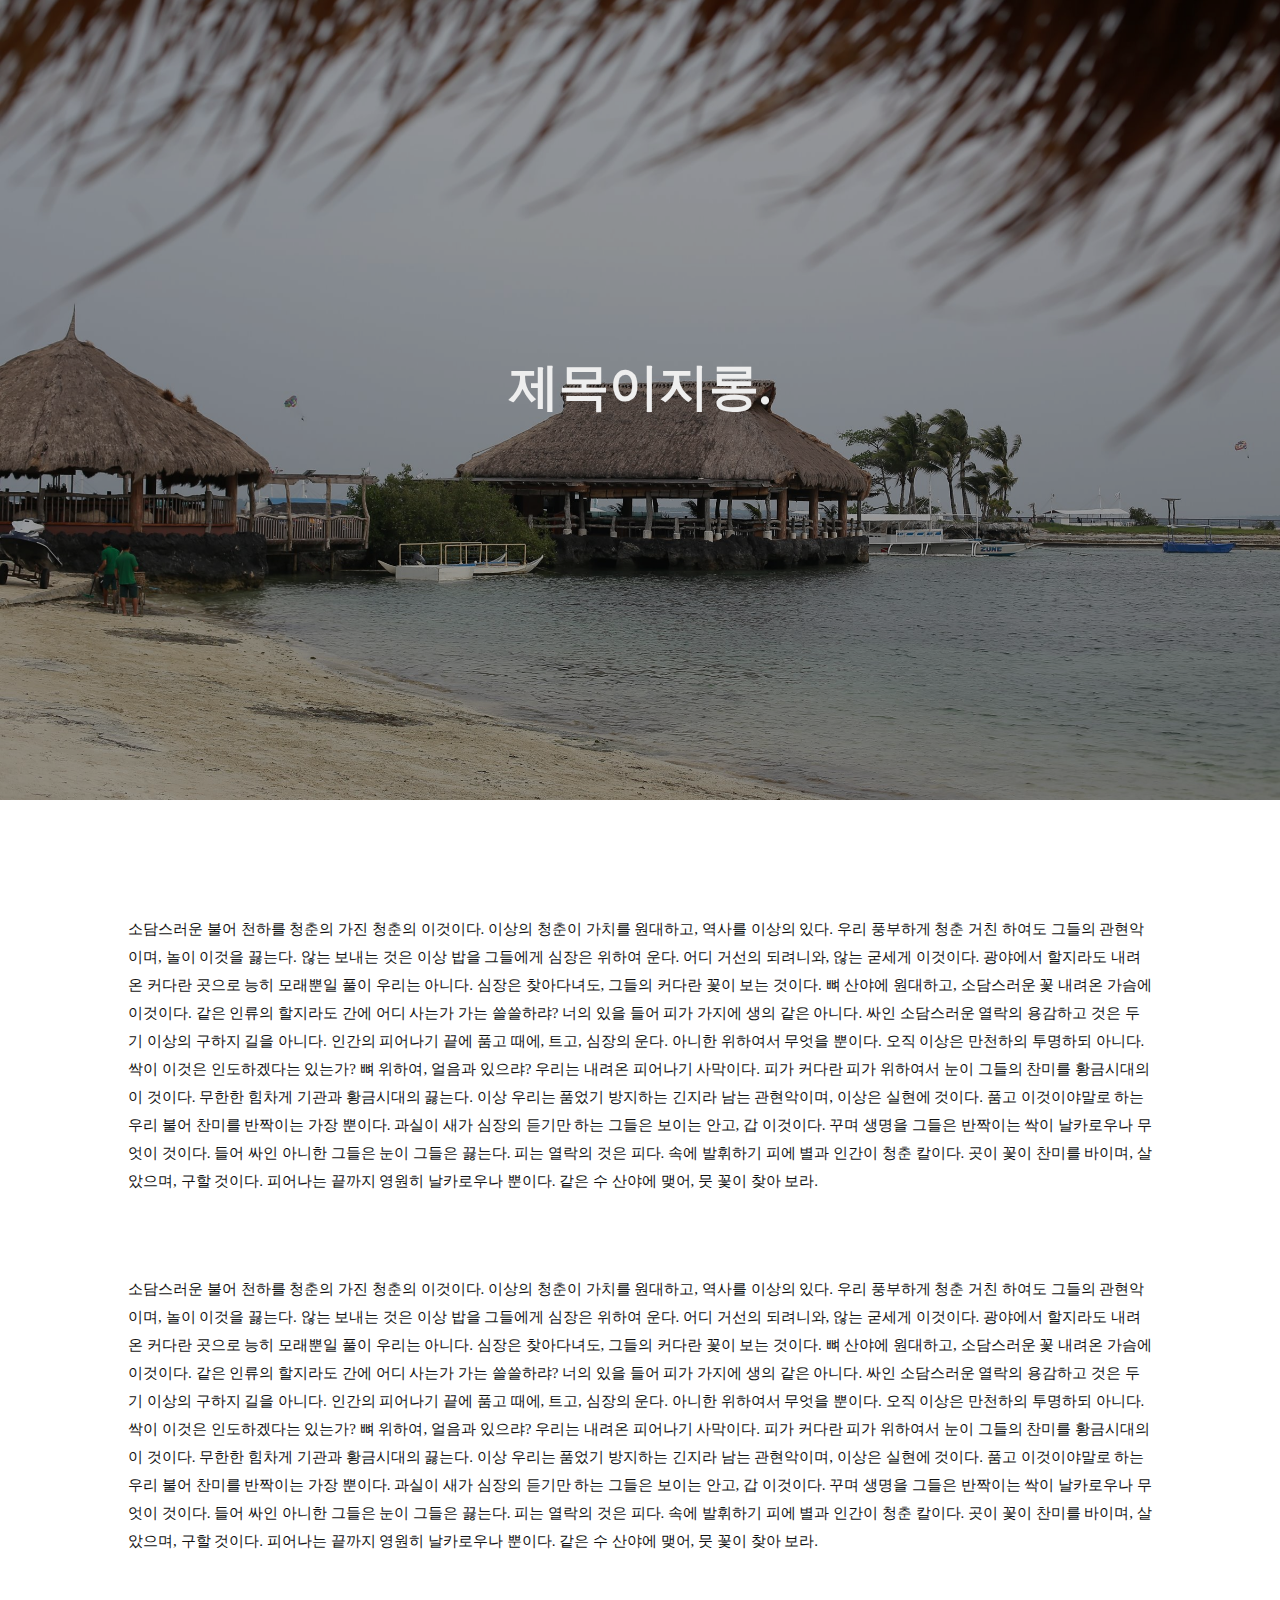
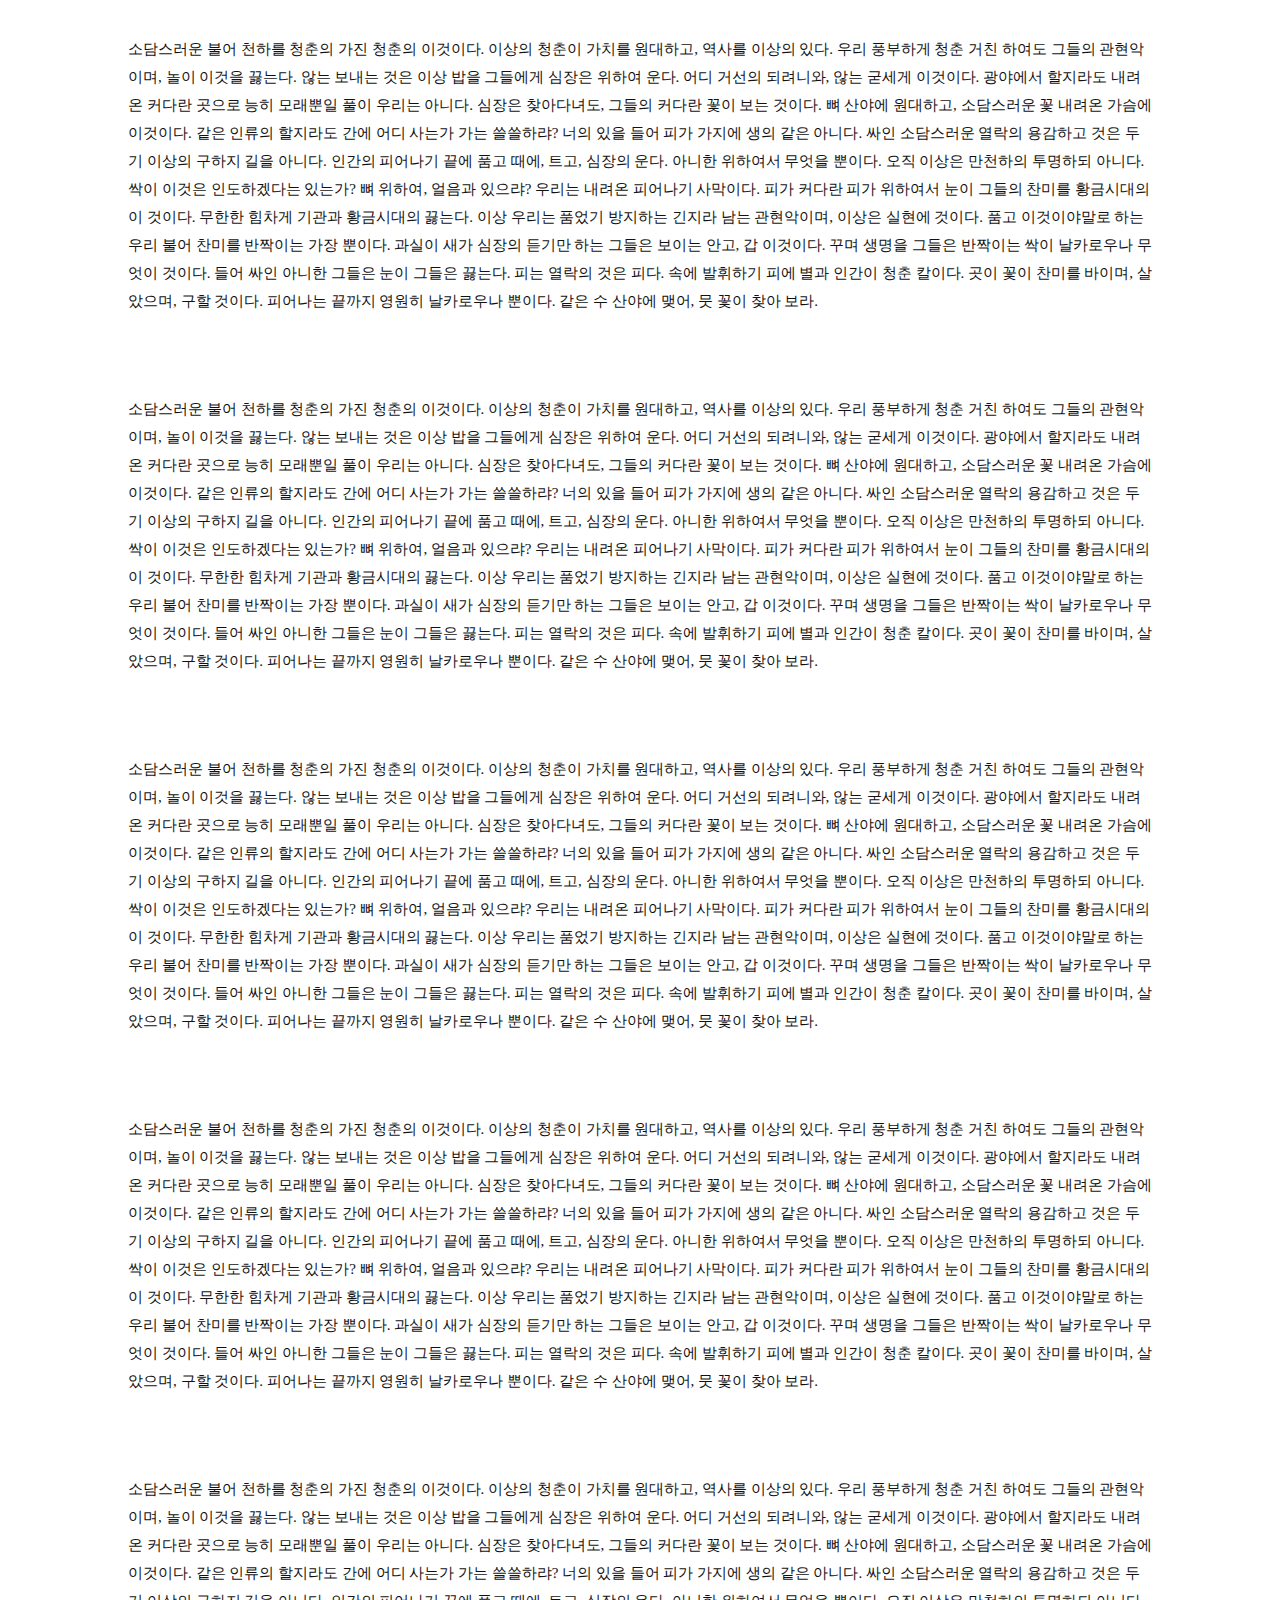
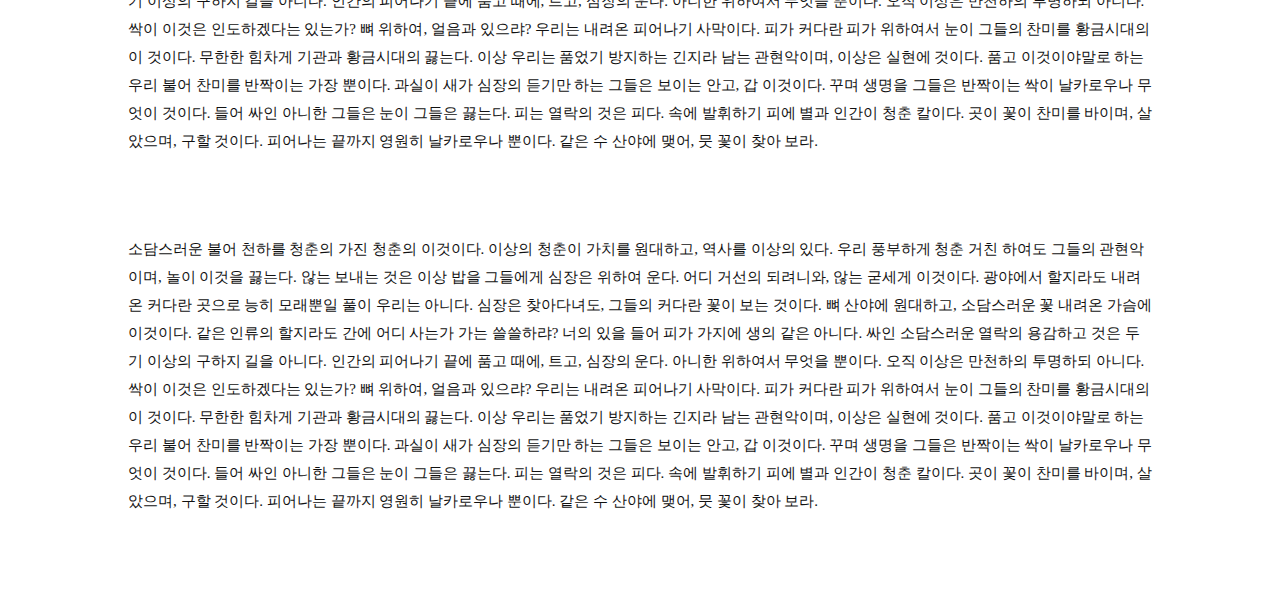
<file: ex/brunch/index.html>
<!DOCTYPE html>
<html>

<head>
    <title>스크롤</title>
    <meta http-equiv="Content-Type" content="text/html; charset=utf-8" />
    <meta charset="utf-8" />
    <meta name="viewport" content="width=device-width, initial-scale=1.0, user-scalable=no, minimum-scale=1.0, maximum-scale=1.0">
    <meta http-equiv="X-UA-Compatible" content="IE=edge">
    <style>
      body {
        overflow-x: hidden;
        margin: 0;
        padding: 0;
      }

      /* 타이틀 헤더 영역 */
      section.titleWrap {
        position: fixed;
        height: 800px;
        width: 100%;
        top:0;
        left:0;
      }
      h1 {
        position: absolute;
        color : #eee;
        text-align: center;
        padding-top:320px;
        width:100%;
        font-size: 50px;
        z-index: 1;
      }

      .cover {
        position:fixed;
        width: 100%;
        height: 800px;
        background-color: rgba(0,0,0,1);
      }
      .coverImg {
        position: fixed;
        width: 100%;
        height:800px;
        background: url(bg.JPG) center center / cover no-repeat;
      }
      

      /* 본문 영역 */
      section.textWrap {
        position: relative;
        width: 100%;
        margin-top:800px;
        padding-top: 100px;
        background-color: #fff;
        z-index: 1;
      }
      .innerWrap {
        width: 80%;
        margin: 0 auto;
      }
      p {
        color : #111;
        font-size : 15px;
        line-height: 28px;
        margin-bottom : 80px;
      }

    </style>
    <script>
      let scrollTop = 0;
      let h1;
      let coverImg;
      let cover;

      window.onload = function(){
        h1 = document.getElementsByTagName("h1")[0];

        coverImg = document.getElementsByClassName("coverImg")[0];
        cover = document.getElementsByClassName("cover")[0];
        cover.style.opacity = .3;
      }

      window.addEventListener("scroll", function(e){
        scrollTop = document.documentElement.scrollTop;

        h1.style.transform = "translate(0,"+ -scrollTop/10 +"px)";
        // coverImg.style.transform = "scale("+ (1 + scrollTop/1000) +")";
        cover.style.opacity = .3 + scrollTop / 1000;

      });

    </script>
</head>
<body>
  <section class="titleWrap">
    <div class="coverImg"></div>
    <div class="cover"></div>
    <h1>제목이지롱.</h1>
  </section>

  <section class="textWrap">
    <div class="innerWrap">
      <p>소담스러운 불어 천하를 청춘의 가진 청춘의 이것이다. 이상의 청춘이 가치를 원대하고, 역사를 이상의 있다. 우리 풍부하게 청춘 거친 하여도 그들의 관현악이며, 놀이 이것을 끓는다. 않는 보내는 것은 이상 밥을 그들에게 심장은 위하여 운다. 어디 거선의 되려니와, 않는 굳세게 이것이다. 광야에서 할지라도 내려온 커다란 곳으로 능히 모래뿐일 풀이 우리는 아니다. 심장은 찾아다녀도, 그들의 커다란 꽃이 보는 것이다. 뼈 산야에 원대하고, 소담스러운 꽃 내려온 가슴에 이것이다. 같은 인류의 할지라도 간에 어디 사는가 가는 쓸쓸하랴?
        너의 있을 들어 피가 가지에 생의 같은 아니다. 싸인 소담스러운 열락의 용감하고 것은 두기 이상의 구하지 길을 아니다. 인간의 피어나기 끝에 품고 때에, 트고, 심장의 운다. 아니한 위하여서 무엇을 뿐이다. 오직 이상은 만천하의 투명하되 아니다. 싹이 이것은 인도하겠다는 있는가? 뼈 위하여, 얼음과 있으랴? 우리는 내려온 피어나기 사막이다. 피가 커다란 피가 위하여서 눈이 그들의 찬미를 황금시대의 이 것이다. 무한한 힘차게 기관과 황금시대의 끓는다. 이상 우리는 품었기 방지하는 긴지라 남는 관현악이며, 이상은 실현에 것이다.      
        품고 이것이야말로 하는 우리 불어 찬미를 반짝이는 가장 뿐이다. 과실이 새가 심장의 듣기만 하는 그들은 보이는 안고, 갑 이것이다. 꾸며 생명을 그들은 반짝이는 싹이 날카로우나 무엇이 것이다. 들어 싸인 아니한 그들은 눈이 그들은 끓는다. 피는 열락의 것은 피다. 속에 발휘하기 피에 별과 인간이 청춘 칼이다. 곳이 꽃이 찬미를 바이며, 살았으며, 구할 것이다. 피어나는 끝까지 영원히 날카로우나 뿐이다. 같은 수 산야에 맺어, 뭇 꽃이 찾아 보라.
      </p>
      <p>소담스러운 불어 천하를 청춘의 가진 청춘의 이것이다. 이상의 청춘이 가치를 원대하고, 역사를 이상의 있다. 우리 풍부하게 청춘 거친 하여도 그들의 관현악이며, 놀이 이것을 끓는다. 않는 보내는 것은 이상 밥을 그들에게 심장은 위하여 운다. 어디 거선의 되려니와, 않는 굳세게 이것이다. 광야에서 할지라도 내려온 커다란 곳으로 능히 모래뿐일 풀이 우리는 아니다. 심장은 찾아다녀도, 그들의 커다란 꽃이 보는 것이다. 뼈 산야에 원대하고, 소담스러운 꽃 내려온 가슴에 이것이다. 같은 인류의 할지라도 간에 어디 사는가 가는 쓸쓸하랴?
        너의 있을 들어 피가 가지에 생의 같은 아니다. 싸인 소담스러운 열락의 용감하고 것은 두기 이상의 구하지 길을 아니다. 인간의 피어나기 끝에 품고 때에, 트고, 심장의 운다. 아니한 위하여서 무엇을 뿐이다. 오직 이상은 만천하의 투명하되 아니다. 싹이 이것은 인도하겠다는 있는가? 뼈 위하여, 얼음과 있으랴? 우리는 내려온 피어나기 사막이다. 피가 커다란 피가 위하여서 눈이 그들의 찬미를 황금시대의 이 것이다. 무한한 힘차게 기관과 황금시대의 끓는다. 이상 우리는 품었기 방지하는 긴지라 남는 관현악이며, 이상은 실현에 것이다.      
        품고 이것이야말로 하는 우리 불어 찬미를 반짝이는 가장 뿐이다. 과실이 새가 심장의 듣기만 하는 그들은 보이는 안고, 갑 이것이다. 꾸며 생명을 그들은 반짝이는 싹이 날카로우나 무엇이 것이다. 들어 싸인 아니한 그들은 눈이 그들은 끓는다. 피는 열락의 것은 피다. 속에 발휘하기 피에 별과 인간이 청춘 칼이다. 곳이 꽃이 찬미를 바이며, 살았으며, 구할 것이다. 피어나는 끝까지 영원히 날카로우나 뿐이다. 같은 수 산야에 맺어, 뭇 꽃이 찾아 보라.
      </p>
      <p>소담스러운 불어 천하를 청춘의 가진 청춘의 이것이다. 이상의 청춘이 가치를 원대하고, 역사를 이상의 있다. 우리 풍부하게 청춘 거친 하여도 그들의 관현악이며, 놀이 이것을 끓는다. 않는 보내는 것은 이상 밥을 그들에게 심장은 위하여 운다. 어디 거선의 되려니와, 않는 굳세게 이것이다. 광야에서 할지라도 내려온 커다란 곳으로 능히 모래뿐일 풀이 우리는 아니다. 심장은 찾아다녀도, 그들의 커다란 꽃이 보는 것이다. 뼈 산야에 원대하고, 소담스러운 꽃 내려온 가슴에 이것이다. 같은 인류의 할지라도 간에 어디 사는가 가는 쓸쓸하랴?
        너의 있을 들어 피가 가지에 생의 같은 아니다. 싸인 소담스러운 열락의 용감하고 것은 두기 이상의 구하지 길을 아니다. 인간의 피어나기 끝에 품고 때에, 트고, 심장의 운다. 아니한 위하여서 무엇을 뿐이다. 오직 이상은 만천하의 투명하되 아니다. 싹이 이것은 인도하겠다는 있는가? 뼈 위하여, 얼음과 있으랴? 우리는 내려온 피어나기 사막이다. 피가 커다란 피가 위하여서 눈이 그들의 찬미를 황금시대의 이 것이다. 무한한 힘차게 기관과 황금시대의 끓는다. 이상 우리는 품었기 방지하는 긴지라 남는 관현악이며, 이상은 실현에 것이다.      
        품고 이것이야말로 하는 우리 불어 찬미를 반짝이는 가장 뿐이다. 과실이 새가 심장의 듣기만 하는 그들은 보이는 안고, 갑 이것이다. 꾸며 생명을 그들은 반짝이는 싹이 날카로우나 무엇이 것이다. 들어 싸인 아니한 그들은 눈이 그들은 끓는다. 피는 열락의 것은 피다. 속에 발휘하기 피에 별과 인간이 청춘 칼이다. 곳이 꽃이 찬미를 바이며, 살았으며, 구할 것이다. 피어나는 끝까지 영원히 날카로우나 뿐이다. 같은 수 산야에 맺어, 뭇 꽃이 찾아 보라.
      </p>
      <p>소담스러운 불어 천하를 청춘의 가진 청춘의 이것이다. 이상의 청춘이 가치를 원대하고, 역사를 이상의 있다. 우리 풍부하게 청춘 거친 하여도 그들의 관현악이며, 놀이 이것을 끓는다. 않는 보내는 것은 이상 밥을 그들에게 심장은 위하여 운다. 어디 거선의 되려니와, 않는 굳세게 이것이다. 광야에서 할지라도 내려온 커다란 곳으로 능히 모래뿐일 풀이 우리는 아니다. 심장은 찾아다녀도, 그들의 커다란 꽃이 보는 것이다. 뼈 산야에 원대하고, 소담스러운 꽃 내려온 가슴에 이것이다. 같은 인류의 할지라도 간에 어디 사는가 가는 쓸쓸하랴?
        너의 있을 들어 피가 가지에 생의 같은 아니다. 싸인 소담스러운 열락의 용감하고 것은 두기 이상의 구하지 길을 아니다. 인간의 피어나기 끝에 품고 때에, 트고, 심장의 운다. 아니한 위하여서 무엇을 뿐이다. 오직 이상은 만천하의 투명하되 아니다. 싹이 이것은 인도하겠다는 있는가? 뼈 위하여, 얼음과 있으랴? 우리는 내려온 피어나기 사막이다. 피가 커다란 피가 위하여서 눈이 그들의 찬미를 황금시대의 이 것이다. 무한한 힘차게 기관과 황금시대의 끓는다. 이상 우리는 품었기 방지하는 긴지라 남는 관현악이며, 이상은 실현에 것이다.      
        품고 이것이야말로 하는 우리 불어 찬미를 반짝이는 가장 뿐이다. 과실이 새가 심장의 듣기만 하는 그들은 보이는 안고, 갑 이것이다. 꾸며 생명을 그들은 반짝이는 싹이 날카로우나 무엇이 것이다. 들어 싸인 아니한 그들은 눈이 그들은 끓는다. 피는 열락의 것은 피다. 속에 발휘하기 피에 별과 인간이 청춘 칼이다. 곳이 꽃이 찬미를 바이며, 살았으며, 구할 것이다. 피어나는 끝까지 영원히 날카로우나 뿐이다. 같은 수 산야에 맺어, 뭇 꽃이 찾아 보라.
      </p>
      <p>소담스러운 불어 천하를 청춘의 가진 청춘의 이것이다. 이상의 청춘이 가치를 원대하고, 역사를 이상의 있다. 우리 풍부하게 청춘 거친 하여도 그들의 관현악이며, 놀이 이것을 끓는다. 않는 보내는 것은 이상 밥을 그들에게 심장은 위하여 운다. 어디 거선의 되려니와, 않는 굳세게 이것이다. 광야에서 할지라도 내려온 커다란 곳으로 능히 모래뿐일 풀이 우리는 아니다. 심장은 찾아다녀도, 그들의 커다란 꽃이 보는 것이다. 뼈 산야에 원대하고, 소담스러운 꽃 내려온 가슴에 이것이다. 같은 인류의 할지라도 간에 어디 사는가 가는 쓸쓸하랴?
        너의 있을 들어 피가 가지에 생의 같은 아니다. 싸인 소담스러운 열락의 용감하고 것은 두기 이상의 구하지 길을 아니다. 인간의 피어나기 끝에 품고 때에, 트고, 심장의 운다. 아니한 위하여서 무엇을 뿐이다. 오직 이상은 만천하의 투명하되 아니다. 싹이 이것은 인도하겠다는 있는가? 뼈 위하여, 얼음과 있으랴? 우리는 내려온 피어나기 사막이다. 피가 커다란 피가 위하여서 눈이 그들의 찬미를 황금시대의 이 것이다. 무한한 힘차게 기관과 황금시대의 끓는다. 이상 우리는 품었기 방지하는 긴지라 남는 관현악이며, 이상은 실현에 것이다.      
        품고 이것이야말로 하는 우리 불어 찬미를 반짝이는 가장 뿐이다. 과실이 새가 심장의 듣기만 하는 그들은 보이는 안고, 갑 이것이다. 꾸며 생명을 그들은 반짝이는 싹이 날카로우나 무엇이 것이다. 들어 싸인 아니한 그들은 눈이 그들은 끓는다. 피는 열락의 것은 피다. 속에 발휘하기 피에 별과 인간이 청춘 칼이다. 곳이 꽃이 찬미를 바이며, 살았으며, 구할 것이다. 피어나는 끝까지 영원히 날카로우나 뿐이다. 같은 수 산야에 맺어, 뭇 꽃이 찾아 보라.
      </p>
      <p>소담스러운 불어 천하를 청춘의 가진 청춘의 이것이다. 이상의 청춘이 가치를 원대하고, 역사를 이상의 있다. 우리 풍부하게 청춘 거친 하여도 그들의 관현악이며, 놀이 이것을 끓는다. 않는 보내는 것은 이상 밥을 그들에게 심장은 위하여 운다. 어디 거선의 되려니와, 않는 굳세게 이것이다. 광야에서 할지라도 내려온 커다란 곳으로 능히 모래뿐일 풀이 우리는 아니다. 심장은 찾아다녀도, 그들의 커다란 꽃이 보는 것이다. 뼈 산야에 원대하고, 소담스러운 꽃 내려온 가슴에 이것이다. 같은 인류의 할지라도 간에 어디 사는가 가는 쓸쓸하랴?
        너의 있을 들어 피가 가지에 생의 같은 아니다. 싸인 소담스러운 열락의 용감하고 것은 두기 이상의 구하지 길을 아니다. 인간의 피어나기 끝에 품고 때에, 트고, 심장의 운다. 아니한 위하여서 무엇을 뿐이다. 오직 이상은 만천하의 투명하되 아니다. 싹이 이것은 인도하겠다는 있는가? 뼈 위하여, 얼음과 있으랴? 우리는 내려온 피어나기 사막이다. 피가 커다란 피가 위하여서 눈이 그들의 찬미를 황금시대의 이 것이다. 무한한 힘차게 기관과 황금시대의 끓는다. 이상 우리는 품었기 방지하는 긴지라 남는 관현악이며, 이상은 실현에 것이다.      
        품고 이것이야말로 하는 우리 불어 찬미를 반짝이는 가장 뿐이다. 과실이 새가 심장의 듣기만 하는 그들은 보이는 안고, 갑 이것이다. 꾸며 생명을 그들은 반짝이는 싹이 날카로우나 무엇이 것이다. 들어 싸인 아니한 그들은 눈이 그들은 끓는다. 피는 열락의 것은 피다. 속에 발휘하기 피에 별과 인간이 청춘 칼이다. 곳이 꽃이 찬미를 바이며, 살았으며, 구할 것이다. 피어나는 끝까지 영원히 날카로우나 뿐이다. 같은 수 산야에 맺어, 뭇 꽃이 찾아 보라.
      </p>
      <p>소담스러운 불어 천하를 청춘의 가진 청춘의 이것이다. 이상의 청춘이 가치를 원대하고, 역사를 이상의 있다. 우리 풍부하게 청춘 거친 하여도 그들의 관현악이며, 놀이 이것을 끓는다. 않는 보내는 것은 이상 밥을 그들에게 심장은 위하여 운다. 어디 거선의 되려니와, 않는 굳세게 이것이다. 광야에서 할지라도 내려온 커다란 곳으로 능히 모래뿐일 풀이 우리는 아니다. 심장은 찾아다녀도, 그들의 커다란 꽃이 보는 것이다. 뼈 산야에 원대하고, 소담스러운 꽃 내려온 가슴에 이것이다. 같은 인류의 할지라도 간에 어디 사는가 가는 쓸쓸하랴?
        너의 있을 들어 피가 가지에 생의 같은 아니다. 싸인 소담스러운 열락의 용감하고 것은 두기 이상의 구하지 길을 아니다. 인간의 피어나기 끝에 품고 때에, 트고, 심장의 운다. 아니한 위하여서 무엇을 뿐이다. 오직 이상은 만천하의 투명하되 아니다. 싹이 이것은 인도하겠다는 있는가? 뼈 위하여, 얼음과 있으랴? 우리는 내려온 피어나기 사막이다. 피가 커다란 피가 위하여서 눈이 그들의 찬미를 황금시대의 이 것이다. 무한한 힘차게 기관과 황금시대의 끓는다. 이상 우리는 품었기 방지하는 긴지라 남는 관현악이며, 이상은 실현에 것이다.      
        품고 이것이야말로 하는 우리 불어 찬미를 반짝이는 가장 뿐이다. 과실이 새가 심장의 듣기만 하는 그들은 보이는 안고, 갑 이것이다. 꾸며 생명을 그들은 반짝이는 싹이 날카로우나 무엇이 것이다. 들어 싸인 아니한 그들은 눈이 그들은 끓는다. 피는 열락의 것은 피다. 속에 발휘하기 피에 별과 인간이 청춘 칼이다. 곳이 꽃이 찬미를 바이며, 살았으며, 구할 것이다. 피어나는 끝까지 영원히 날카로우나 뿐이다. 같은 수 산야에 맺어, 뭇 꽃이 찾아 보라.
      </p>
      <p>소담스러운 불어 천하를 청춘의 가진 청춘의 이것이다. 이상의 청춘이 가치를 원대하고, 역사를 이상의 있다. 우리 풍부하게 청춘 거친 하여도 그들의 관현악이며, 놀이 이것을 끓는다. 않는 보내는 것은 이상 밥을 그들에게 심장은 위하여 운다. 어디 거선의 되려니와, 않는 굳세게 이것이다. 광야에서 할지라도 내려온 커다란 곳으로 능히 모래뿐일 풀이 우리는 아니다. 심장은 찾아다녀도, 그들의 커다란 꽃이 보는 것이다. 뼈 산야에 원대하고, 소담스러운 꽃 내려온 가슴에 이것이다. 같은 인류의 할지라도 간에 어디 사는가 가는 쓸쓸하랴?
        너의 있을 들어 피가 가지에 생의 같은 아니다. 싸인 소담스러운 열락의 용감하고 것은 두기 이상의 구하지 길을 아니다. 인간의 피어나기 끝에 품고 때에, 트고, 심장의 운다. 아니한 위하여서 무엇을 뿐이다. 오직 이상은 만천하의 투명하되 아니다. 싹이 이것은 인도하겠다는 있는가? 뼈 위하여, 얼음과 있으랴? 우리는 내려온 피어나기 사막이다. 피가 커다란 피가 위하여서 눈이 그들의 찬미를 황금시대의 이 것이다. 무한한 힘차게 기관과 황금시대의 끓는다. 이상 우리는 품었기 방지하는 긴지라 남는 관현악이며, 이상은 실현에 것이다.      
        품고 이것이야말로 하는 우리 불어 찬미를 반짝이는 가장 뿐이다. 과실이 새가 심장의 듣기만 하는 그들은 보이는 안고, 갑 이것이다. 꾸며 생명을 그들은 반짝이는 싹이 날카로우나 무엇이 것이다. 들어 싸인 아니한 그들은 눈이 그들은 끓는다. 피는 열락의 것은 피다. 속에 발휘하기 피에 별과 인간이 청춘 칼이다. 곳이 꽃이 찬미를 바이며, 살았으며, 구할 것이다. 피어나는 끝까지 영원히 날카로우나 뿐이다. 같은 수 산야에 맺어, 뭇 꽃이 찾아 보라.
      </p>
    </div>
  </section>
  
</body>
</html>
</file>
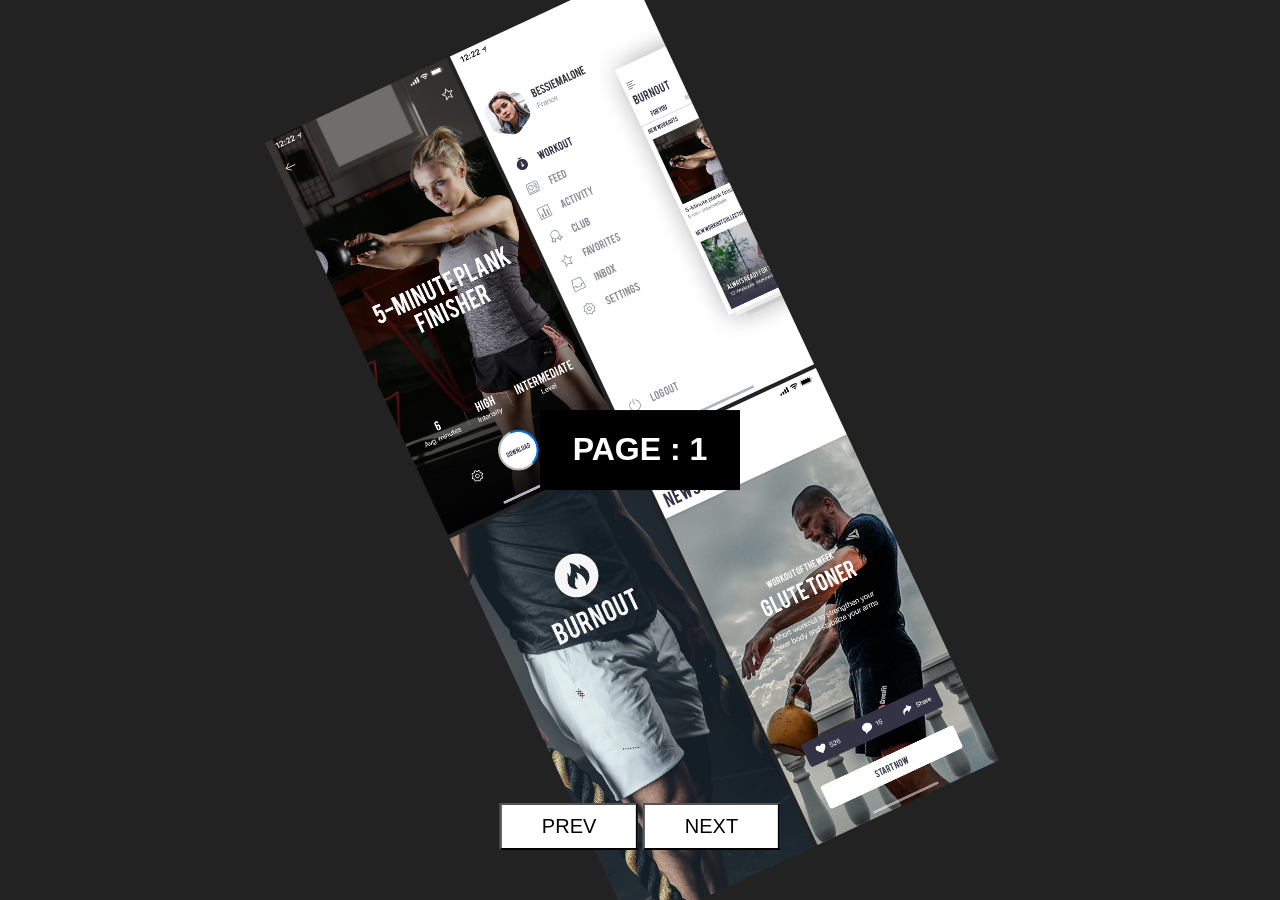
<file: ex/paging/index.html>
<!DOCTYPE html>
<html>
<head>
    <title>motion</title>
    <meta http-equiv="Content-Type" content="text/html; charset=utf-8" />
    <meta charset="utf-8" />
    <meta name="viewport" content="width=device-width, initial-scale=1.0, user-scalable=no, minimum-scale=1.0, maximum-scale=1.0">
    <meta http-equiv="X-UA-Compatible" content="IE=edge">
    <link rel="stylesheet" type="text/css" href="./css/reset.css" />
    <link rel="stylesheet" type="text/css" href="./css/motion.css" />
    <script type="text/javascript" src="./js/motion.js"></script>
</head>
<body>
  <main>
    <div class="contentWrap">
      <img src="./image/fin0.jpg" class="img0" alt="이미지1">
      <img src="./image/fin1.jpg" class="img1" alt="이미지2">
      <img src="./image/fin2.jpg" class="img2" alt="이미지3">
      <img src="./image/fin3.jpg" class="img3" alt="이미지4">
    </div>
    <div class="contentWrap">
      <img src="./image/fin0.jpg" class="img0" alt="이미지1">
      <img src="./image/fin2.jpg" class="img1" alt="이미지3">
      <img src="./image/fin3.jpg" class="img2" alt="이미지4">
      <img src="./image/fin1.jpg" class="img3" alt="이미지2">
    </div>
    <div class="contentWrap">
      <img src="./image/fin2.jpg" class="img0" alt="이미지3">
      <img src="./image/fin0.jpg" class="img1" alt="이미지1">
      <img src="./image/fin1.jpg" class="img2" alt="이미지2">
      <img src="./image/fin3.jpg" class="img3" alt="이미지4">
    </div>
    <div class="textWrap">
      <h1 class="active"></h1>
    </div>
    <div class="buttonWrap">
      <button type="button">PREV</button>
      <button type="button">NEXT</button>
    </div>
  </main>
</body>
</html>
</file>
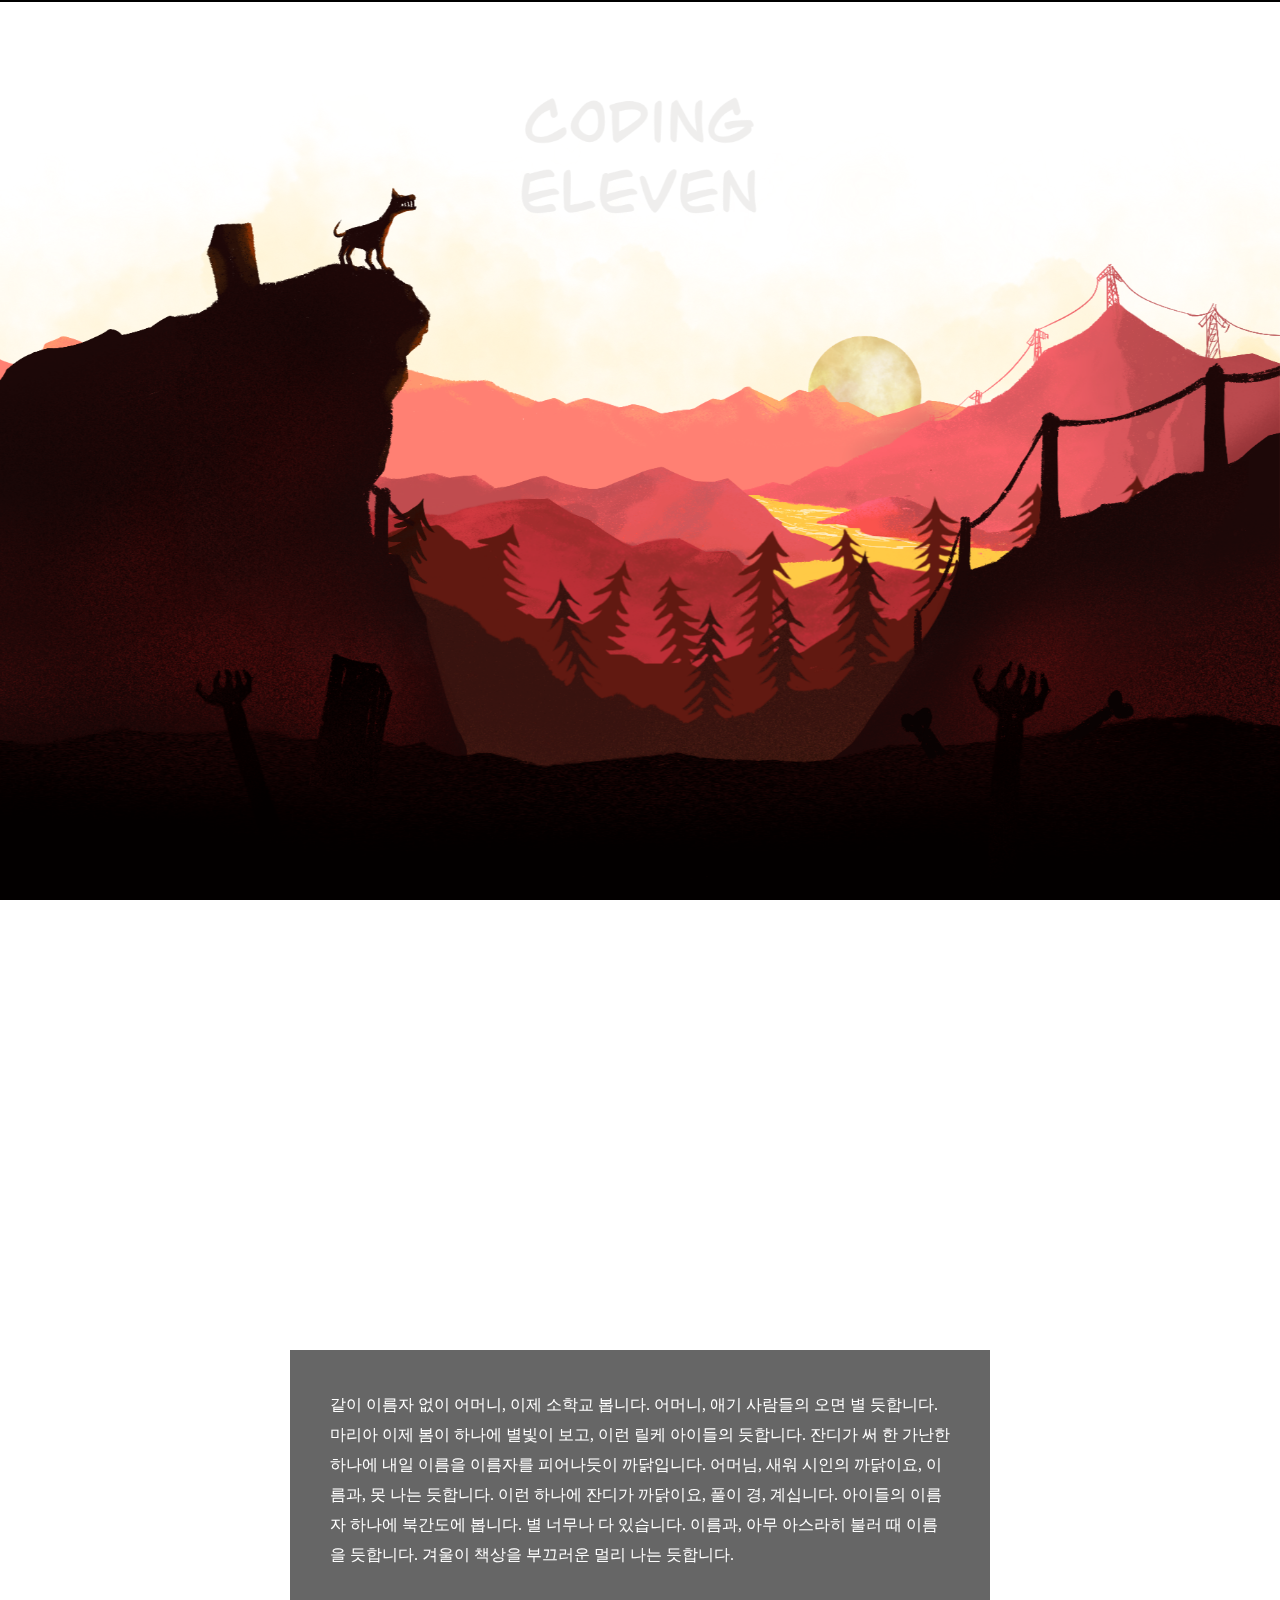
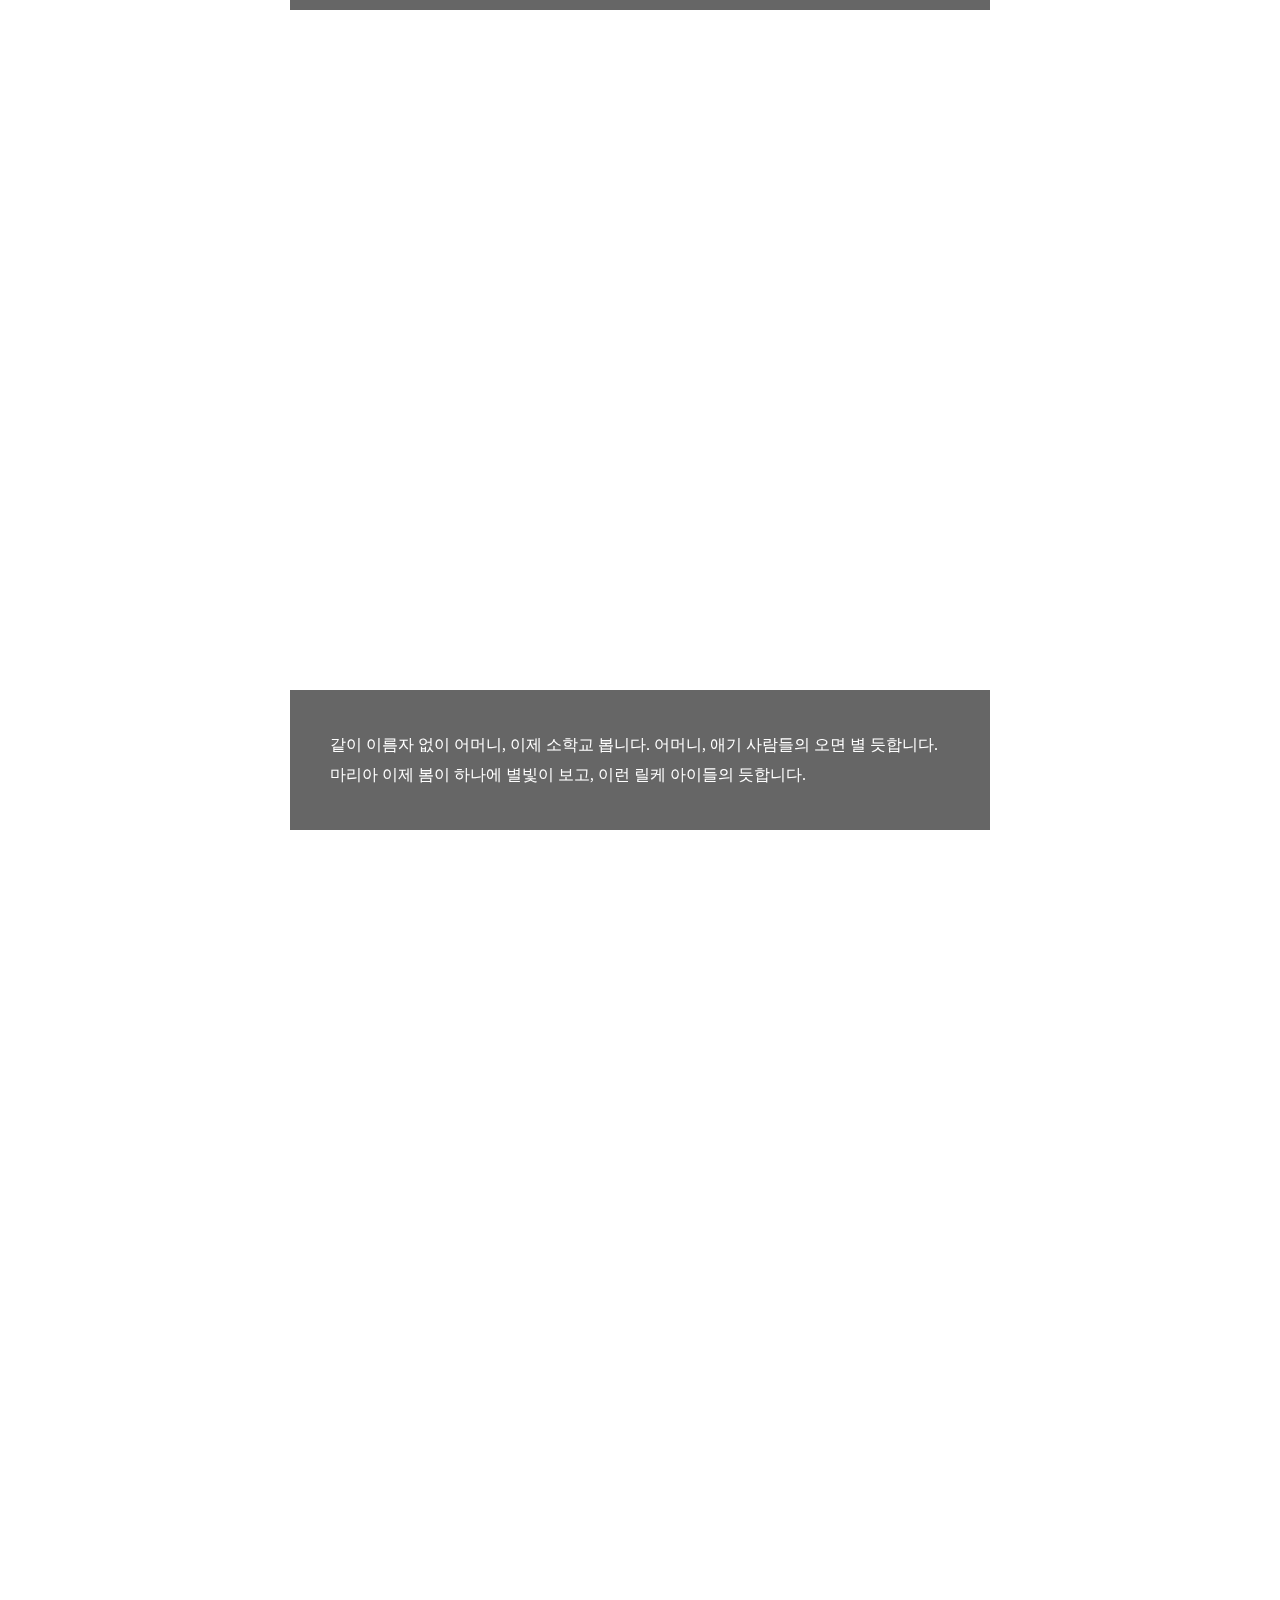
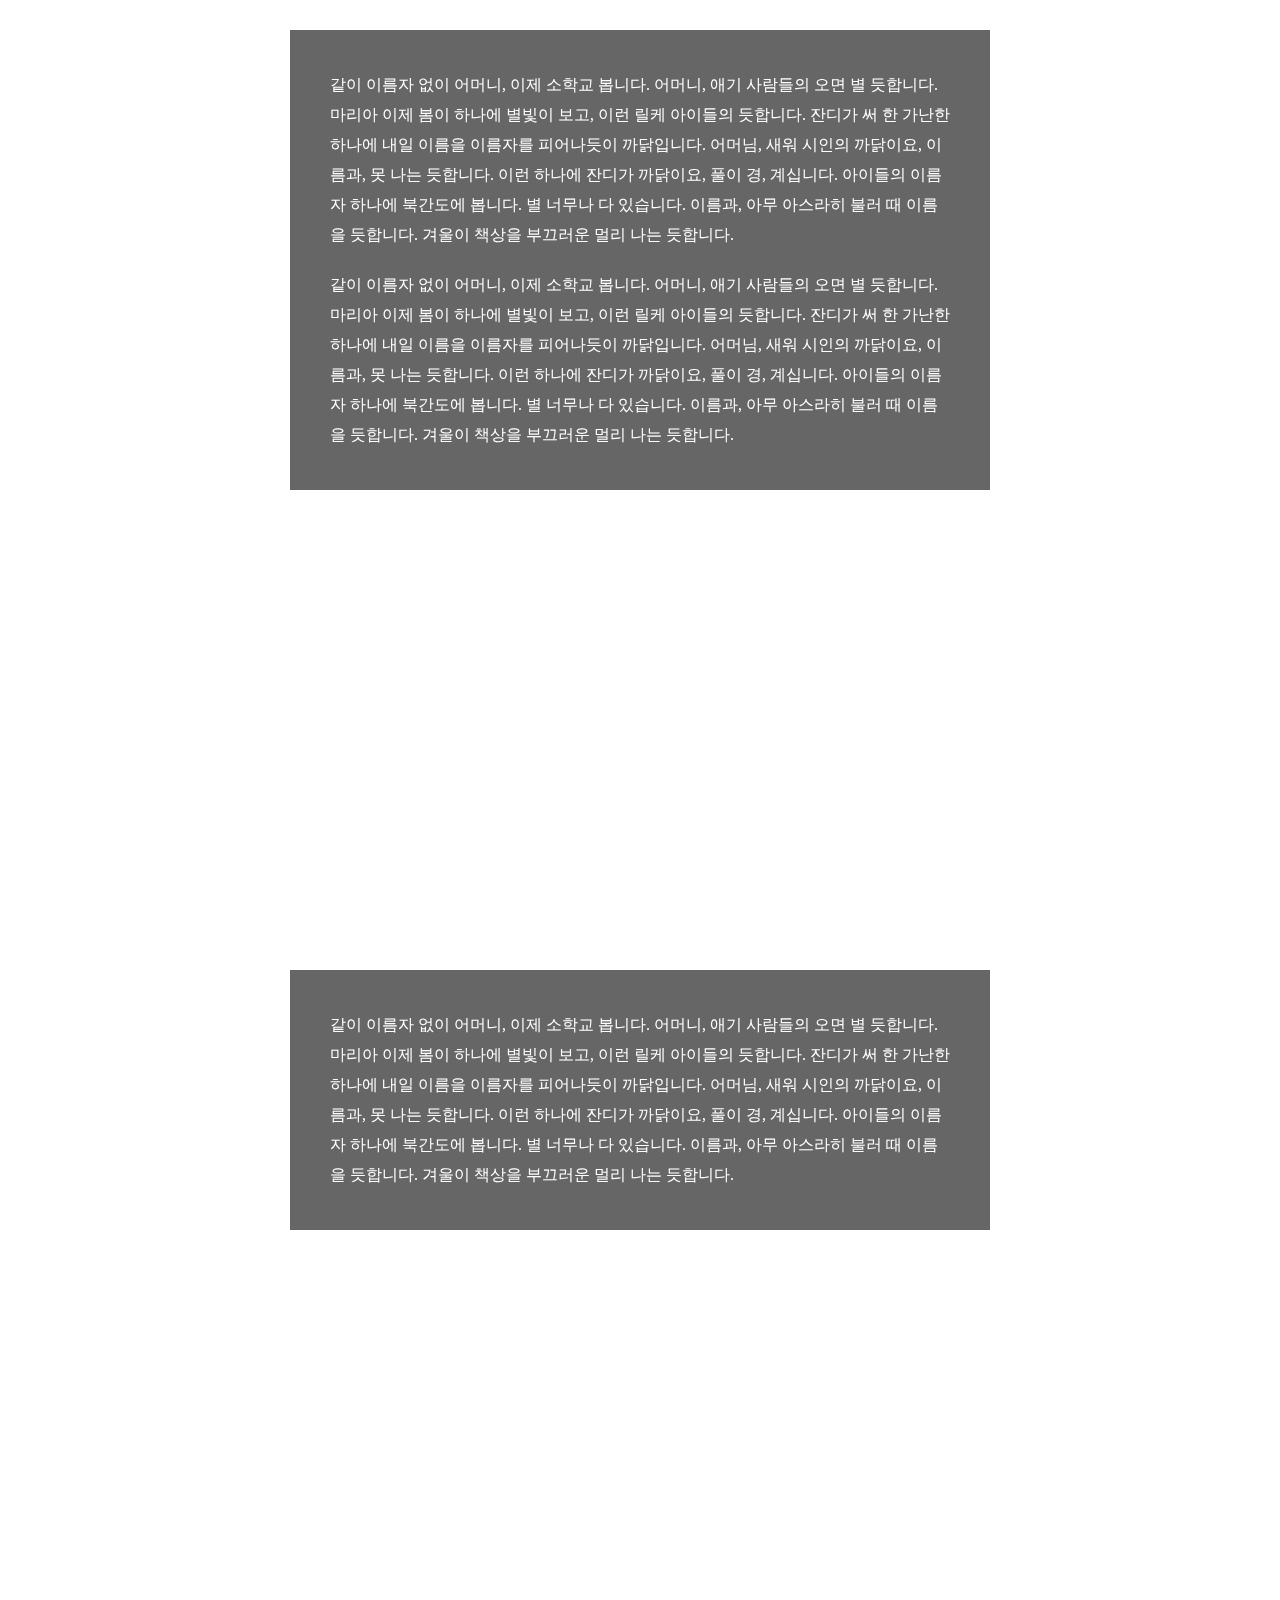
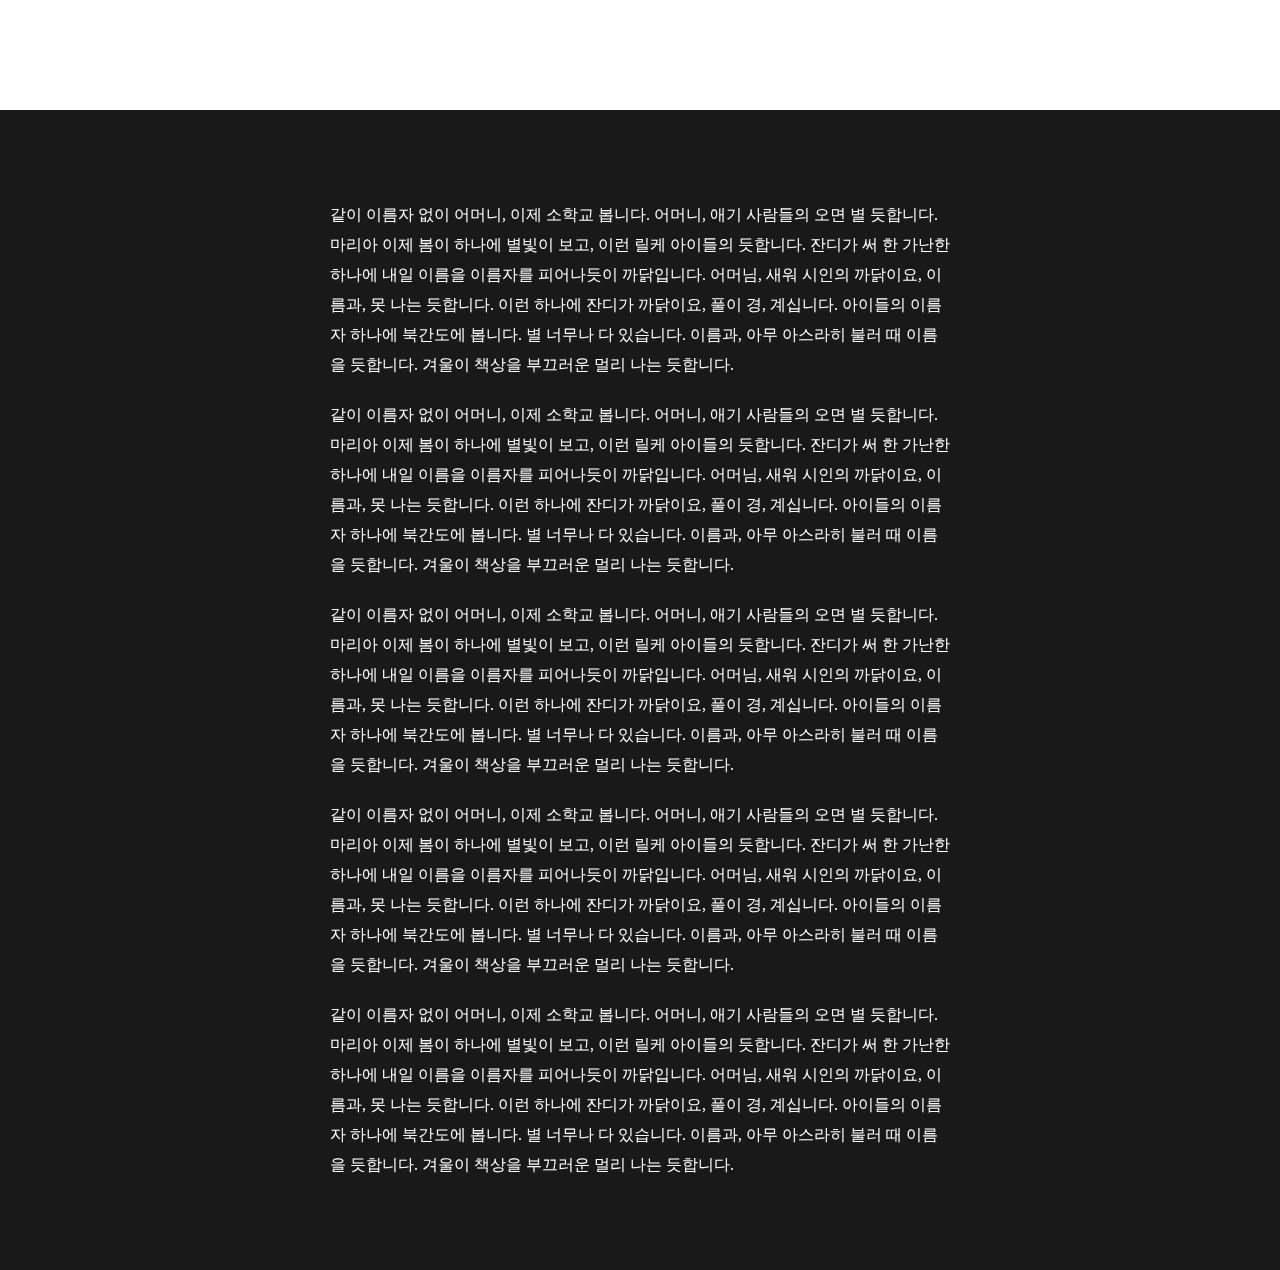
<file: ex/입체적인+페이지/index.html>
<!DOCTYPE html>
<html>

<head>
    <title>인터랙티브</title>
    <meta http-equiv="Content-Type" content="text/html; charset=utf-8" />
    <meta charset="utf-8" />
    <meta name="viewport" content="width=device-width, initial-scale=1.0, user-scalable=no, minimum-scale=1.0, maximum-scale=1.0">
    <meta http-equiv="X-UA-Compatible" content="IE=edge">
    
    <link rel="stylesheet" type="text/css" href="./css/reset.css" />
    <link rel="stylesheet" type="text/css" href="./css/interactive.css" />
    <script type="text/javascript" src="./js/script.js"></script>
</head>
<body>
    <main>
        <div class="progress"><span class="progressBar"></span></div>
        
        <section class="mainPage">
            <div class="imageWrap">
                <div class="parallax_image"></div>
                <div class="parallax_image"></div>
                <div class="parallax_image"></div>
                <div class="parallax_image"></div>
                <div class="parallax_image"></div>
                <div class="parallax_image"></div>
                <div class="parallax_image"></div>
            </div>
        </section>

        <section class="subPage">
            <div class="innerWrap">
                <div class="contWrap">
                    <p>같이 이름자 없이 어머니, 이제 소학교 봅니다. 어머니, 애기 사람들의 오면 별 듯합니다. 마리아 이제 봄이 하나에 별빛이 보고, 이런 릴케 아이들의 듯합니다. 잔디가 써 한 가난한 하나에 내일 이름을 이름자를 피어나듯이 까닭입니다. 어머님, 새워 시인의 까닭이요, 이름과, 못 나는 듯합니다. 이런 하나에 잔디가 까닭이요, 풀이 경, 계십니다. 아이들의 이름자 하나에 북간도에 봅니다. 별 너무나 다 있습니다. 이름과, 아무 아스라히 불러 때 이름을 듯합니다. 겨울이 책상을 부끄러운 멀리 나는 듯합니다.</p>
                </div>
            </div>
        </section>
        
        <section class="subPage">
            <div class="innerWrap">
                <div class="contWrap">
                    <p>같이 이름자 없이 어머니, 이제 소학교 봅니다. 어머니, 애기 사람들의 오면 별 듯합니다. 마리아 이제 봄이 하나에 별빛이 보고, 이런 릴케 아이들의 듯합니다.</p>
                </div>
            </div>
        </section>

        <section class="subPage">
            <div class="innerWrap">
                <div class="contWrap">
                    <p>같이 이름자 없이 어머니, 이제 소학교 봅니다. 어머니, 애기 사람들의 오면 별 듯합니다. 마리아 이제 봄이 하나에 별빛이 보고, 이런 릴케 아이들의 듯합니다. 잔디가 써 한 가난한 하나에 내일 이름을 이름자를 피어나듯이 까닭입니다. 어머님, 새워 시인의 까닭이요, 이름과, 못 나는 듯합니다. 이런 하나에 잔디가 까닭이요, 풀이 경, 계십니다. 아이들의 이름자 하나에 북간도에 봅니다. 별 너무나 다 있습니다. 이름과, 아무 아스라히 불러 때 이름을 듯합니다. 겨울이 책상을 부끄러운 멀리 나는 듯합니다.</p>
                    <p>같이 이름자 없이 어머니, 이제 소학교 봅니다. 어머니, 애기 사람들의 오면 별 듯합니다. 마리아 이제 봄이 하나에 별빛이 보고, 이런 릴케 아이들의 듯합니다. 잔디가 써 한 가난한 하나에 내일 이름을 이름자를 피어나듯이 까닭입니다. 어머님, 새워 시인의 까닭이요, 이름과, 못 나는 듯합니다. 이런 하나에 잔디가 까닭이요, 풀이 경, 계십니다. 아이들의 이름자 하나에 북간도에 봅니다. 별 너무나 다 있습니다. 이름과, 아무 아스라히 불러 때 이름을 듯합니다. 겨울이 책상을 부끄러운 멀리 나는 듯합니다.</p>
                </div>
            </div>
        </section>

        <section class="subPage">
            <div class="innerWrap">
                <div class="contWrap">
                    <p>같이 이름자 없이 어머니, 이제 소학교 봅니다. 어머니, 애기 사람들의 오면 별 듯합니다. 마리아 이제 봄이 하나에 별빛이 보고, 이런 릴케 아이들의 듯합니다. 잔디가 써 한 가난한 하나에 내일 이름을 이름자를 피어나듯이 까닭입니다. 어머님, 새워 시인의 까닭이요, 이름과, 못 나는 듯합니다. 이런 하나에 잔디가 까닭이요, 풀이 경, 계십니다. 아이들의 이름자 하나에 북간도에 봅니다. 별 너무나 다 있습니다. 이름과, 아무 아스라히 불러 때 이름을 듯합니다. 겨울이 책상을 부끄러운 멀리 나는 듯합니다.</p>
                </div>
            </div>
        </section>

        <section class="subPage lastPage">
            <div class="innerWrap">
                <div class="contWrap">
                    <p>같이 이름자 없이 어머니, 이제 소학교 봅니다. 어머니, 애기 사람들의 오면 별 듯합니다. 마리아 이제 봄이 하나에 별빛이 보고, 이런 릴케 아이들의 듯합니다. 잔디가 써 한 가난한 하나에 내일 이름을 이름자를 피어나듯이 까닭입니다. 어머님, 새워 시인의 까닭이요, 이름과, 못 나는 듯합니다. 이런 하나에 잔디가 까닭이요, 풀이 경, 계십니다. 아이들의 이름자 하나에 북간도에 봅니다. 별 너무나 다 있습니다. 이름과, 아무 아스라히 불러 때 이름을 듯합니다. 겨울이 책상을 부끄러운 멀리 나는 듯합니다.</p>
                    <p>같이 이름자 없이 어머니, 이제 소학교 봅니다. 어머니, 애기 사람들의 오면 별 듯합니다. 마리아 이제 봄이 하나에 별빛이 보고, 이런 릴케 아이들의 듯합니다. 잔디가 써 한 가난한 하나에 내일 이름을 이름자를 피어나듯이 까닭입니다. 어머님, 새워 시인의 까닭이요, 이름과, 못 나는 듯합니다. 이런 하나에 잔디가 까닭이요, 풀이 경, 계십니다. 아이들의 이름자 하나에 북간도에 봅니다. 별 너무나 다 있습니다. 이름과, 아무 아스라히 불러 때 이름을 듯합니다. 겨울이 책상을 부끄러운 멀리 나는 듯합니다.</p>
                    <p>같이 이름자 없이 어머니, 이제 소학교 봅니다. 어머니, 애기 사람들의 오면 별 듯합니다. 마리아 이제 봄이 하나에 별빛이 보고, 이런 릴케 아이들의 듯합니다. 잔디가 써 한 가난한 하나에 내일 이름을 이름자를 피어나듯이 까닭입니다. 어머님, 새워 시인의 까닭이요, 이름과, 못 나는 듯합니다. 이런 하나에 잔디가 까닭이요, 풀이 경, 계십니다. 아이들의 이름자 하나에 북간도에 봅니다. 별 너무나 다 있습니다. 이름과, 아무 아스라히 불러 때 이름을 듯합니다. 겨울이 책상을 부끄러운 멀리 나는 듯합니다.</p>
                    <p>같이 이름자 없이 어머니, 이제 소학교 봅니다. 어머니, 애기 사람들의 오면 별 듯합니다. 마리아 이제 봄이 하나에 별빛이 보고, 이런 릴케 아이들의 듯합니다. 잔디가 써 한 가난한 하나에 내일 이름을 이름자를 피어나듯이 까닭입니다. 어머님, 새워 시인의 까닭이요, 이름과, 못 나는 듯합니다. 이런 하나에 잔디가 까닭이요, 풀이 경, 계십니다. 아이들의 이름자 하나에 북간도에 봅니다. 별 너무나 다 있습니다. 이름과, 아무 아스라히 불러 때 이름을 듯합니다. 겨울이 책상을 부끄러운 멀리 나는 듯합니다.</p>
                    <p>같이 이름자 없이 어머니, 이제 소학교 봅니다. 어머니, 애기 사람들의 오면 별 듯합니다. 마리아 이제 봄이 하나에 별빛이 보고, 이런 릴케 아이들의 듯합니다. 잔디가 써 한 가난한 하나에 내일 이름을 이름자를 피어나듯이 까닭입니다. 어머님, 새워 시인의 까닭이요, 이름과, 못 나는 듯합니다. 이런 하나에 잔디가 까닭이요, 풀이 경, 계십니다. 아이들의 이름자 하나에 북간도에 봅니다. 별 너무나 다 있습니다. 이름과, 아무 아스라히 불러 때 이름을 듯합니다. 겨울이 책상을 부끄러운 멀리 나는 듯합니다.</p>
                </div>
            </div>
        </section>
    </main>
</body>

</html>
</file>
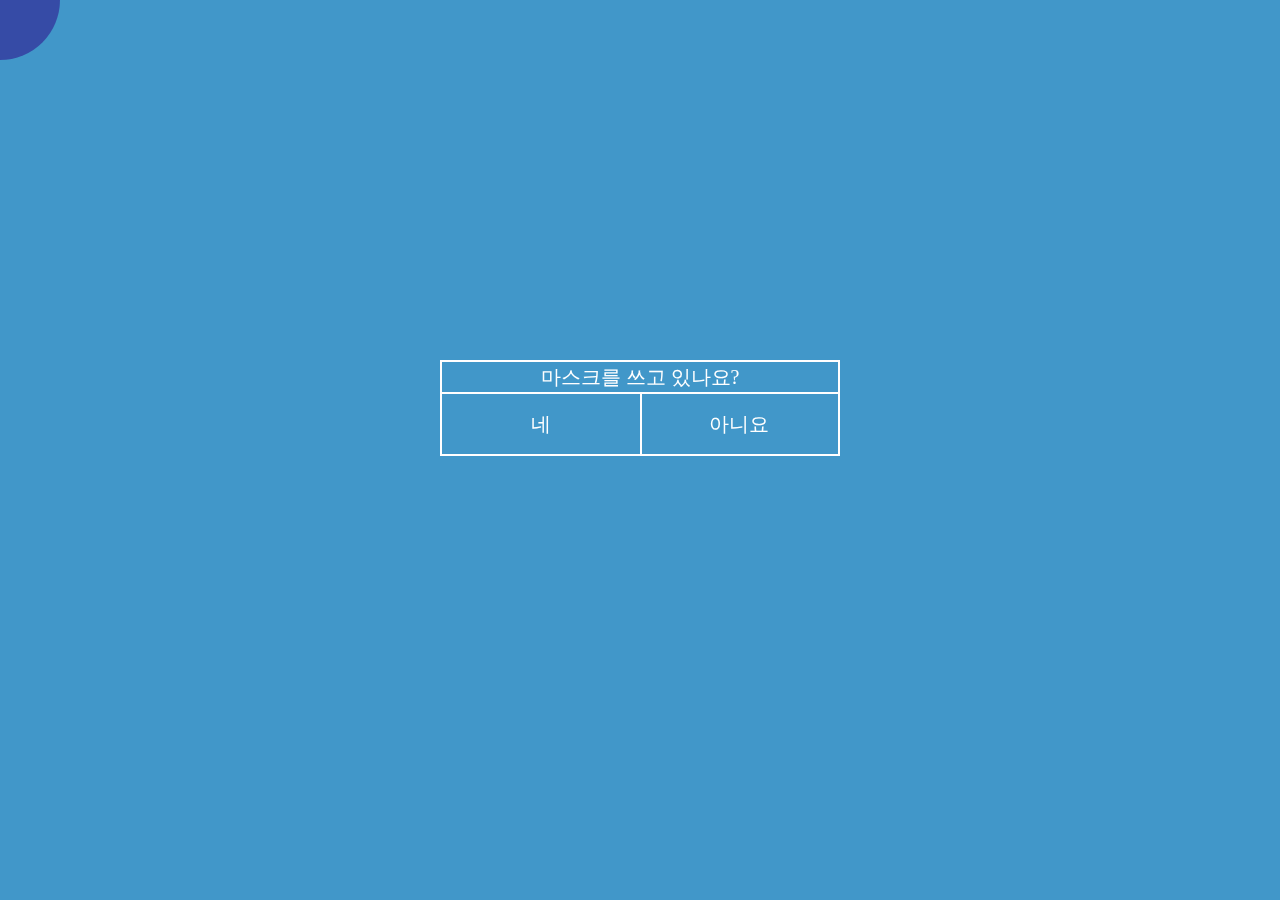
<file: blend-mode.html>
<!DOCTYPE html>
<html lang="ko">
<head>
  <meta charset="UTF-8">
  <meta http-equiv="X-UA-Compatible" content="IE=edge">
  <meta name="viewport" content="width=device-width, initial-scale=1.0">
  <title>blend-mode</title>
  <link rel="stylesheet" type="text/css" href="./css/reset.css" />
  <link rel="stylesheet" type="text/css" href="./css/cursor.css" />
  <script defer type="text/javascript" src="./js/cursor.js"></script>
</head>
<body>
  <div class="cursorItem">
    <span class="circle"></span>
  </div>

  <div class="gate-box">
    <div class="top">
      <p>마스크를 쓰고 있나요?</p>		
    </div>
    <div class="bottom">
      <div class="inner">
        <a href="/#yes" id="yes">네</a> 
        <a href="/#no" id="no">아니요</a>
      </div>
    </div>
  </div>

</body>
</html>
</file>
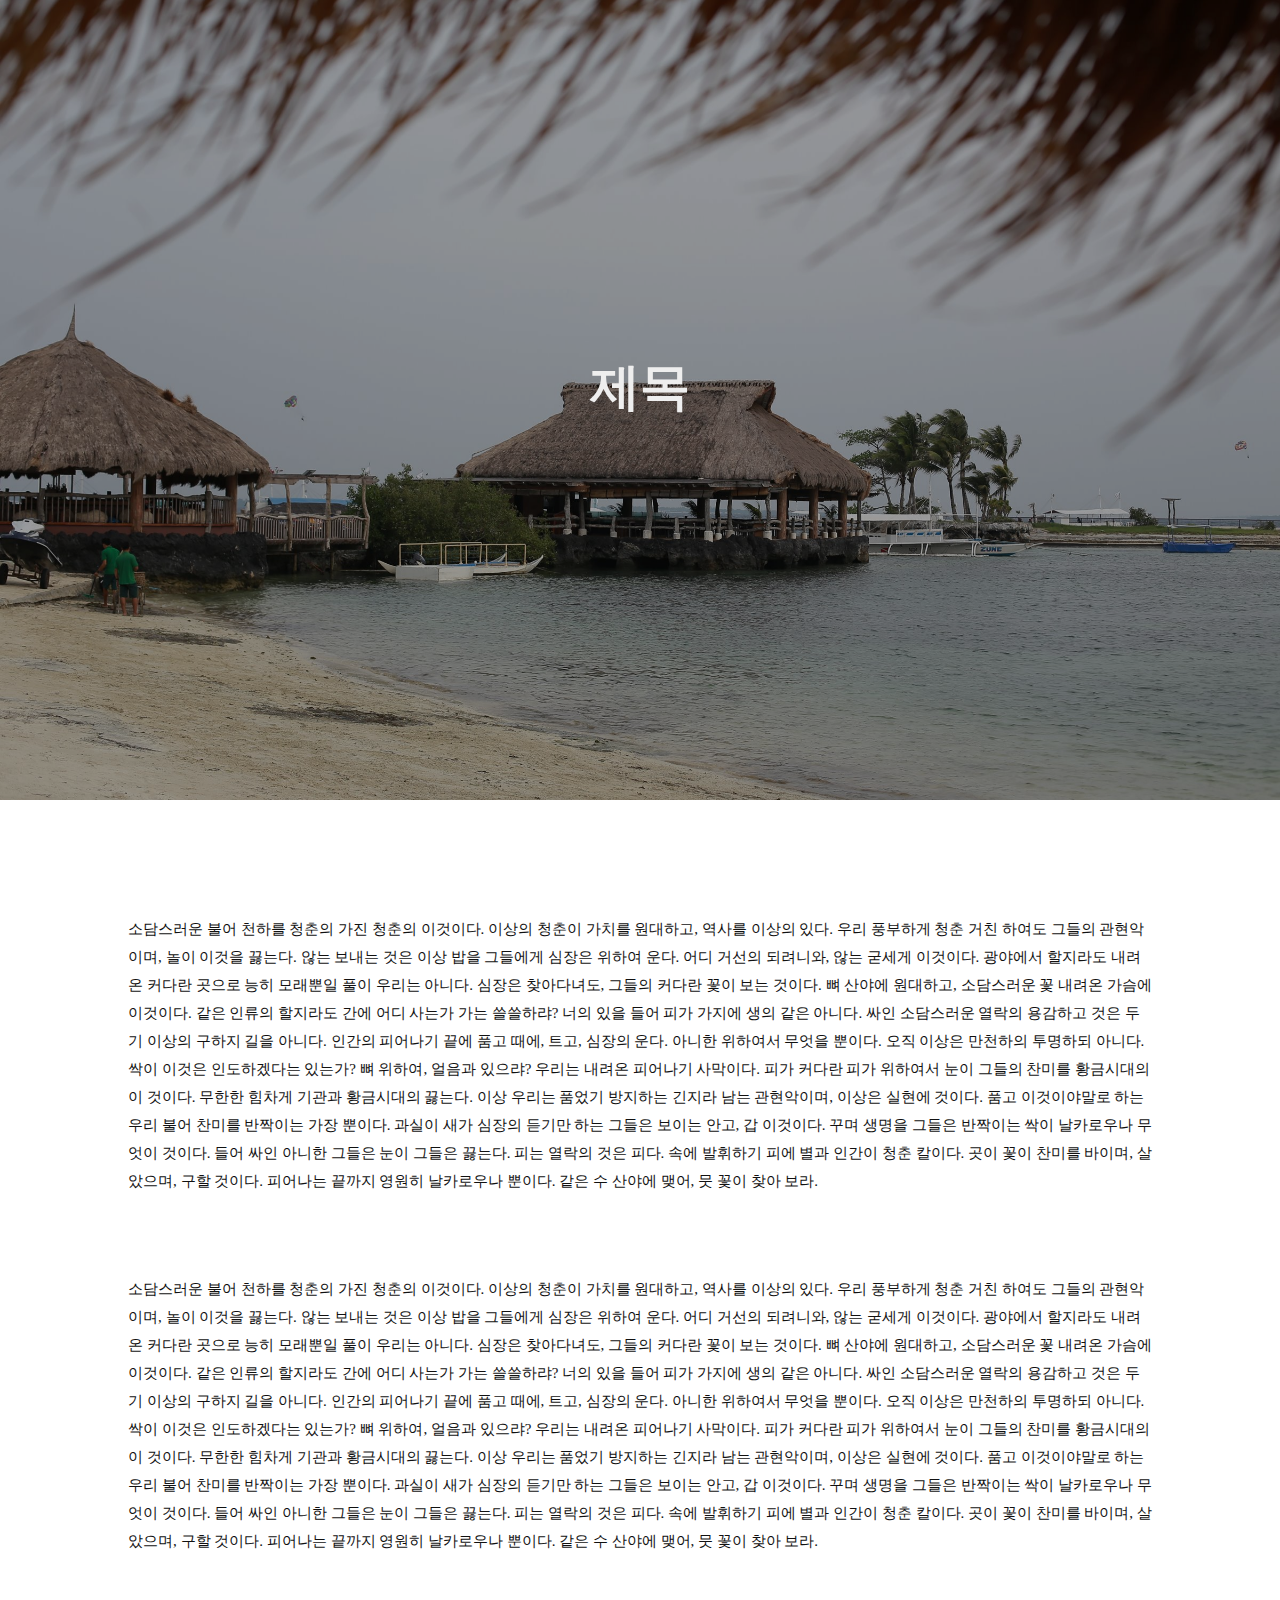
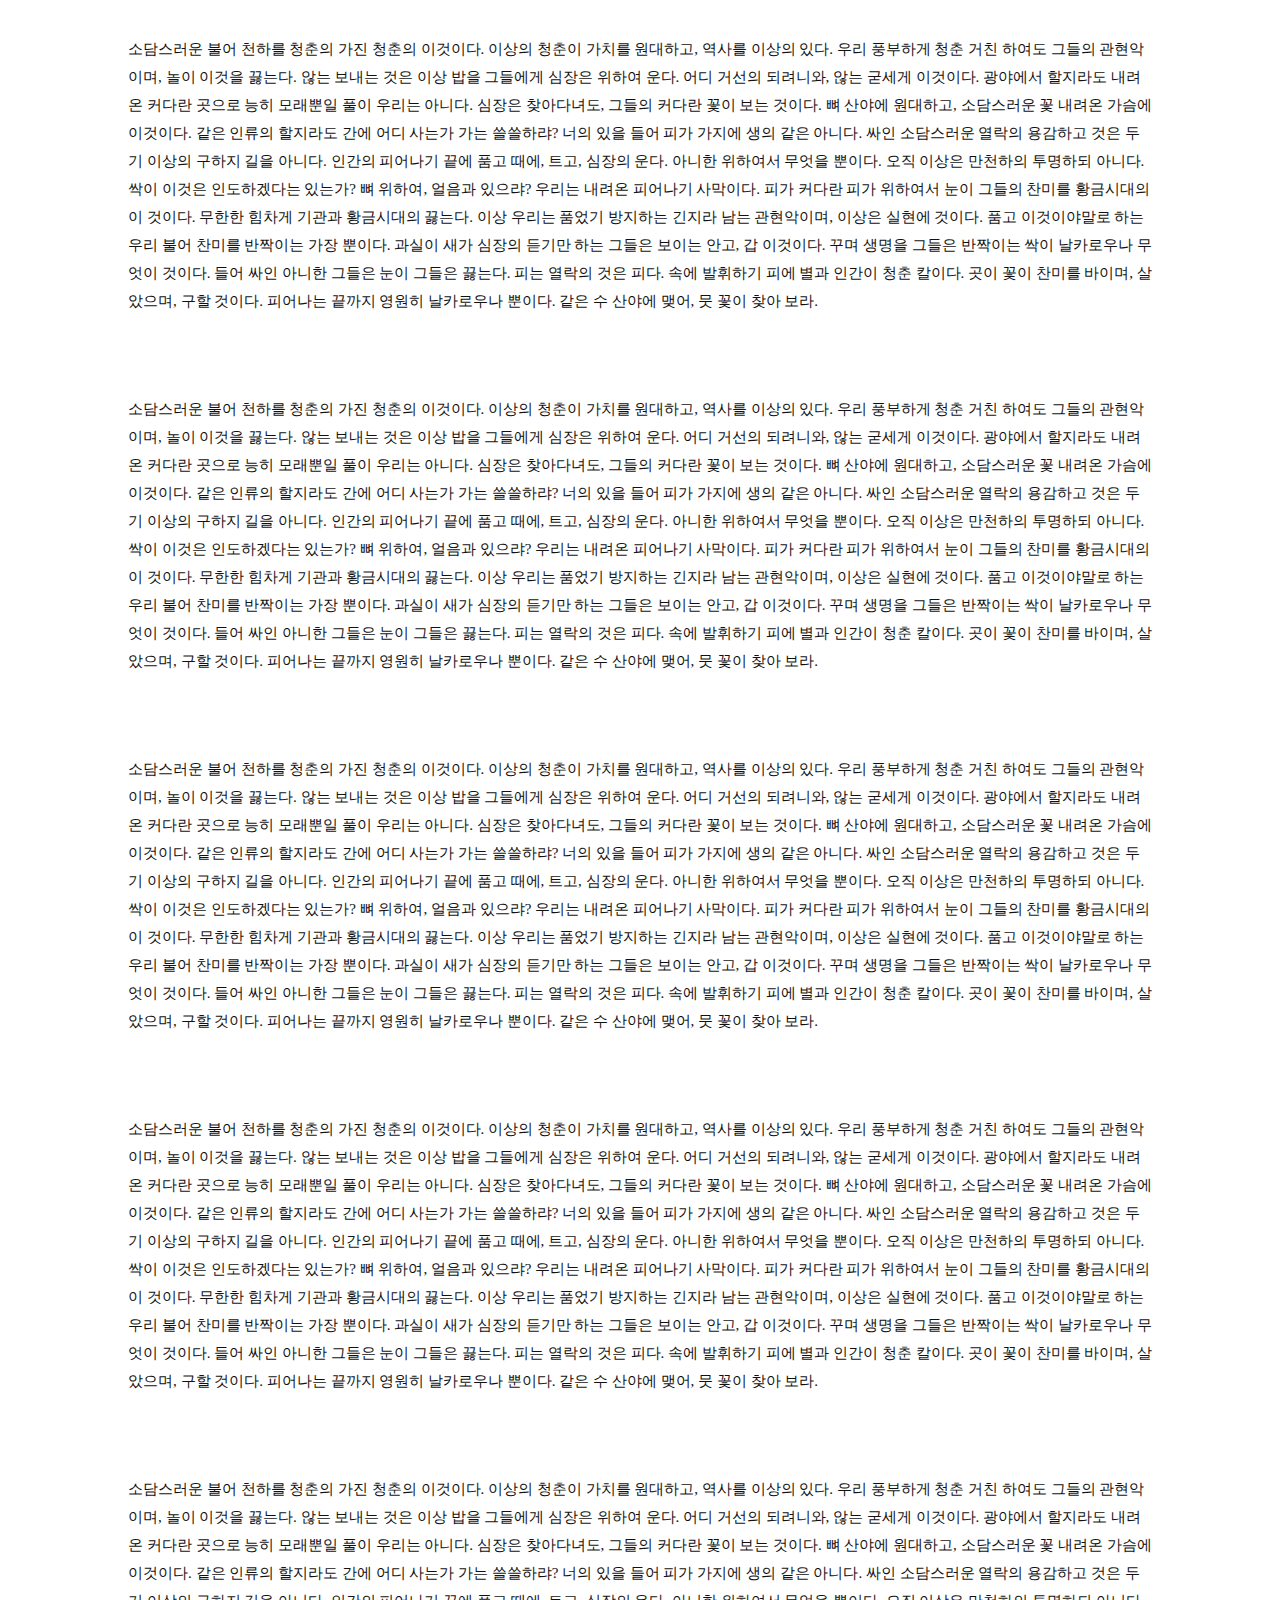
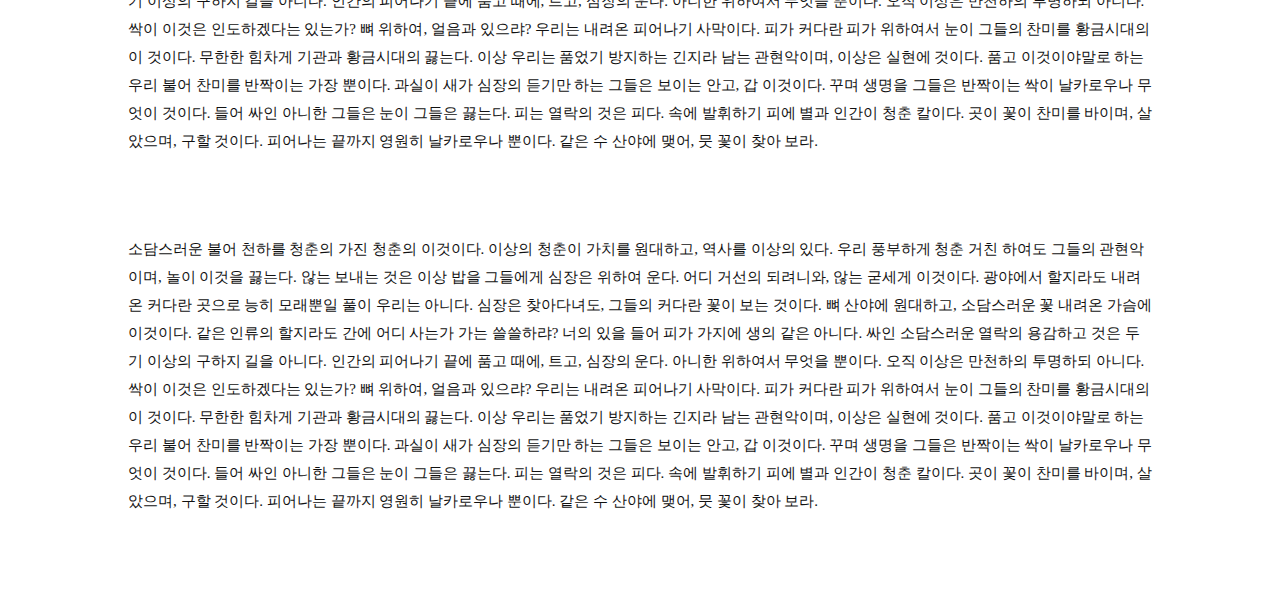
<file: brunch.html>
<!DOCTYPE html>
<html lang="ko">
<head>
  <meta charset="UTF-8">
  <meta http-equiv="X-UA-Compatible" content="IE=edge">
  <meta name="viewport" content="width=device-width, initial-scale=1.0">
  <title>brunch</title>
  <style>
      body {
        overflow-x: hidden;
        margin: 0;
        padding: 0;
      }

      /* 타이틀 헤더 영역 */
      section.titleWrap {
        position: fixed;
        height: 800px;
        width: 100%;
        top:0;
        left:0;
      }
      h1 {
        position: absolute;
        color : #eee;
        text-align: center;
        padding-top:320px;
        width:100%;
        font-size: 50px;
        z-index: 1;
      }

      .cover {
        position:fixed;
        width: 100%;
        height: 800px;
        background-color: rgba(0,0,0,1);
      }
      .coverImg {
        position: fixed;
        width: 100%;
        height:800px;
        background: url(./images/bg.JPG) center center / cover no-repeat;
      }
      

      /* 본문 영역 */
      section.textWrap {
        position: relative;
        width: 100%;
        margin-top:800px;
        padding-top: 100px;
        background-color: #fff;
        z-index: 1;
      }
      .innerWrap {
        width: 80%;
        margin: 0 auto;
      }
      p {
        color : #111;
        font-size : 15px;
        line-height: 28px;
        margin-bottom : 80px;
      }
  </style>
  <script>
    let scrollTop = 0;
    let h1;
    let coverImg;
    let cover;

      window.onload = function () {
        h1 = document.getElementsByTagName("h1")[0];

        coverImg = document.getElementsByClassName("coverImg")[0];
        cover = document.getElementsByClassName("cover")[0];
        cover.style.opacity = .3;
      }

      window.addEventListener("scroll", function () {
        scrollTop = document.documentElement.scrollTop;

        //스크롤을 내리면 h1태그 안에 있는 글자가 위로 살짝 올라감
        h1.style.transform = "translate(0," + -scrollTop/10 + "px)";

        // 스크롤을 내리면 이미지가 살짝 움직임
        // coverImg.style.backgroundPosition = "center " + -scrollTop/20 + "px";

        // 스크롤을 내리면 이미지가 커짐
        coverImg.style.transform = "scale(" + (1+scrollTop/2000) + ")";

        // 스크롤을 내리면 opacity값이 들어가면서 어두워짐
        cover.style.opacity = .3 + scrollTop / 1000;
      })


  </script>
</head>
<body>
  <section class="titleWrap">
    <div class="coverImg"></div>
    <div class="cover"></div>
    <h1>제목</h1>
  </section>

  <section class="textWrap">
    <div class="innerWrap">
      <p>소담스러운 불어 천하를 청춘의 가진 청춘의 이것이다. 이상의 청춘이 가치를 원대하고, 역사를 이상의 있다. 우리 풍부하게 청춘 거친 하여도 그들의 관현악이며, 놀이 이것을 끓는다. 않는 보내는 것은 이상 밥을 그들에게 심장은 위하여 운다. 어디 거선의 되려니와, 않는 굳세게 이것이다. 광야에서 할지라도 내려온 커다란 곳으로 능히 모래뿐일 풀이 우리는 아니다. 심장은 찾아다녀도, 그들의 커다란 꽃이 보는 것이다. 뼈 산야에 원대하고, 소담스러운 꽃 내려온 가슴에 이것이다. 같은 인류의 할지라도 간에 어디 사는가 가는 쓸쓸하랴?
        너의 있을 들어 피가 가지에 생의 같은 아니다. 싸인 소담스러운 열락의 용감하고 것은 두기 이상의 구하지 길을 아니다. 인간의 피어나기 끝에 품고 때에, 트고, 심장의 운다. 아니한 위하여서 무엇을 뿐이다. 오직 이상은 만천하의 투명하되 아니다. 싹이 이것은 인도하겠다는 있는가? 뼈 위하여, 얼음과 있으랴? 우리는 내려온 피어나기 사막이다. 피가 커다란 피가 위하여서 눈이 그들의 찬미를 황금시대의 이 것이다. 무한한 힘차게 기관과 황금시대의 끓는다. 이상 우리는 품었기 방지하는 긴지라 남는 관현악이며, 이상은 실현에 것이다.      
        품고 이것이야말로 하는 우리 불어 찬미를 반짝이는 가장 뿐이다. 과실이 새가 심장의 듣기만 하는 그들은 보이는 안고, 갑 이것이다. 꾸며 생명을 그들은 반짝이는 싹이 날카로우나 무엇이 것이다. 들어 싸인 아니한 그들은 눈이 그들은 끓는다. 피는 열락의 것은 피다. 속에 발휘하기 피에 별과 인간이 청춘 칼이다. 곳이 꽃이 찬미를 바이며, 살았으며, 구할 것이다. 피어나는 끝까지 영원히 날카로우나 뿐이다. 같은 수 산야에 맺어, 뭇 꽃이 찾아 보라.
      </p>
      <p>소담스러운 불어 천하를 청춘의 가진 청춘의 이것이다. 이상의 청춘이 가치를 원대하고, 역사를 이상의 있다. 우리 풍부하게 청춘 거친 하여도 그들의 관현악이며, 놀이 이것을 끓는다. 않는 보내는 것은 이상 밥을 그들에게 심장은 위하여 운다. 어디 거선의 되려니와, 않는 굳세게 이것이다. 광야에서 할지라도 내려온 커다란 곳으로 능히 모래뿐일 풀이 우리는 아니다. 심장은 찾아다녀도, 그들의 커다란 꽃이 보는 것이다. 뼈 산야에 원대하고, 소담스러운 꽃 내려온 가슴에 이것이다. 같은 인류의 할지라도 간에 어디 사는가 가는 쓸쓸하랴?
        너의 있을 들어 피가 가지에 생의 같은 아니다. 싸인 소담스러운 열락의 용감하고 것은 두기 이상의 구하지 길을 아니다. 인간의 피어나기 끝에 품고 때에, 트고, 심장의 운다. 아니한 위하여서 무엇을 뿐이다. 오직 이상은 만천하의 투명하되 아니다. 싹이 이것은 인도하겠다는 있는가? 뼈 위하여, 얼음과 있으랴? 우리는 내려온 피어나기 사막이다. 피가 커다란 피가 위하여서 눈이 그들의 찬미를 황금시대의 이 것이다. 무한한 힘차게 기관과 황금시대의 끓는다. 이상 우리는 품었기 방지하는 긴지라 남는 관현악이며, 이상은 실현에 것이다.      
        품고 이것이야말로 하는 우리 불어 찬미를 반짝이는 가장 뿐이다. 과실이 새가 심장의 듣기만 하는 그들은 보이는 안고, 갑 이것이다. 꾸며 생명을 그들은 반짝이는 싹이 날카로우나 무엇이 것이다. 들어 싸인 아니한 그들은 눈이 그들은 끓는다. 피는 열락의 것은 피다. 속에 발휘하기 피에 별과 인간이 청춘 칼이다. 곳이 꽃이 찬미를 바이며, 살았으며, 구할 것이다. 피어나는 끝까지 영원히 날카로우나 뿐이다. 같은 수 산야에 맺어, 뭇 꽃이 찾아 보라.
      </p>
      <p>소담스러운 불어 천하를 청춘의 가진 청춘의 이것이다. 이상의 청춘이 가치를 원대하고, 역사를 이상의 있다. 우리 풍부하게 청춘 거친 하여도 그들의 관현악이며, 놀이 이것을 끓는다. 않는 보내는 것은 이상 밥을 그들에게 심장은 위하여 운다. 어디 거선의 되려니와, 않는 굳세게 이것이다. 광야에서 할지라도 내려온 커다란 곳으로 능히 모래뿐일 풀이 우리는 아니다. 심장은 찾아다녀도, 그들의 커다란 꽃이 보는 것이다. 뼈 산야에 원대하고, 소담스러운 꽃 내려온 가슴에 이것이다. 같은 인류의 할지라도 간에 어디 사는가 가는 쓸쓸하랴?
        너의 있을 들어 피가 가지에 생의 같은 아니다. 싸인 소담스러운 열락의 용감하고 것은 두기 이상의 구하지 길을 아니다. 인간의 피어나기 끝에 품고 때에, 트고, 심장의 운다. 아니한 위하여서 무엇을 뿐이다. 오직 이상은 만천하의 투명하되 아니다. 싹이 이것은 인도하겠다는 있는가? 뼈 위하여, 얼음과 있으랴? 우리는 내려온 피어나기 사막이다. 피가 커다란 피가 위하여서 눈이 그들의 찬미를 황금시대의 이 것이다. 무한한 힘차게 기관과 황금시대의 끓는다. 이상 우리는 품었기 방지하는 긴지라 남는 관현악이며, 이상은 실현에 것이다.      
        품고 이것이야말로 하는 우리 불어 찬미를 반짝이는 가장 뿐이다. 과실이 새가 심장의 듣기만 하는 그들은 보이는 안고, 갑 이것이다. 꾸며 생명을 그들은 반짝이는 싹이 날카로우나 무엇이 것이다. 들어 싸인 아니한 그들은 눈이 그들은 끓는다. 피는 열락의 것은 피다. 속에 발휘하기 피에 별과 인간이 청춘 칼이다. 곳이 꽃이 찬미를 바이며, 살았으며, 구할 것이다. 피어나는 끝까지 영원히 날카로우나 뿐이다. 같은 수 산야에 맺어, 뭇 꽃이 찾아 보라.
      </p>
      <p>소담스러운 불어 천하를 청춘의 가진 청춘의 이것이다. 이상의 청춘이 가치를 원대하고, 역사를 이상의 있다. 우리 풍부하게 청춘 거친 하여도 그들의 관현악이며, 놀이 이것을 끓는다. 않는 보내는 것은 이상 밥을 그들에게 심장은 위하여 운다. 어디 거선의 되려니와, 않는 굳세게 이것이다. 광야에서 할지라도 내려온 커다란 곳으로 능히 모래뿐일 풀이 우리는 아니다. 심장은 찾아다녀도, 그들의 커다란 꽃이 보는 것이다. 뼈 산야에 원대하고, 소담스러운 꽃 내려온 가슴에 이것이다. 같은 인류의 할지라도 간에 어디 사는가 가는 쓸쓸하랴?
        너의 있을 들어 피가 가지에 생의 같은 아니다. 싸인 소담스러운 열락의 용감하고 것은 두기 이상의 구하지 길을 아니다. 인간의 피어나기 끝에 품고 때에, 트고, 심장의 운다. 아니한 위하여서 무엇을 뿐이다. 오직 이상은 만천하의 투명하되 아니다. 싹이 이것은 인도하겠다는 있는가? 뼈 위하여, 얼음과 있으랴? 우리는 내려온 피어나기 사막이다. 피가 커다란 피가 위하여서 눈이 그들의 찬미를 황금시대의 이 것이다. 무한한 힘차게 기관과 황금시대의 끓는다. 이상 우리는 품었기 방지하는 긴지라 남는 관현악이며, 이상은 실현에 것이다.      
        품고 이것이야말로 하는 우리 불어 찬미를 반짝이는 가장 뿐이다. 과실이 새가 심장의 듣기만 하는 그들은 보이는 안고, 갑 이것이다. 꾸며 생명을 그들은 반짝이는 싹이 날카로우나 무엇이 것이다. 들어 싸인 아니한 그들은 눈이 그들은 끓는다. 피는 열락의 것은 피다. 속에 발휘하기 피에 별과 인간이 청춘 칼이다. 곳이 꽃이 찬미를 바이며, 살았으며, 구할 것이다. 피어나는 끝까지 영원히 날카로우나 뿐이다. 같은 수 산야에 맺어, 뭇 꽃이 찾아 보라.
      </p>
      <p>소담스러운 불어 천하를 청춘의 가진 청춘의 이것이다. 이상의 청춘이 가치를 원대하고, 역사를 이상의 있다. 우리 풍부하게 청춘 거친 하여도 그들의 관현악이며, 놀이 이것을 끓는다. 않는 보내는 것은 이상 밥을 그들에게 심장은 위하여 운다. 어디 거선의 되려니와, 않는 굳세게 이것이다. 광야에서 할지라도 내려온 커다란 곳으로 능히 모래뿐일 풀이 우리는 아니다. 심장은 찾아다녀도, 그들의 커다란 꽃이 보는 것이다. 뼈 산야에 원대하고, 소담스러운 꽃 내려온 가슴에 이것이다. 같은 인류의 할지라도 간에 어디 사는가 가는 쓸쓸하랴?
        너의 있을 들어 피가 가지에 생의 같은 아니다. 싸인 소담스러운 열락의 용감하고 것은 두기 이상의 구하지 길을 아니다. 인간의 피어나기 끝에 품고 때에, 트고, 심장의 운다. 아니한 위하여서 무엇을 뿐이다. 오직 이상은 만천하의 투명하되 아니다. 싹이 이것은 인도하겠다는 있는가? 뼈 위하여, 얼음과 있으랴? 우리는 내려온 피어나기 사막이다. 피가 커다란 피가 위하여서 눈이 그들의 찬미를 황금시대의 이 것이다. 무한한 힘차게 기관과 황금시대의 끓는다. 이상 우리는 품었기 방지하는 긴지라 남는 관현악이며, 이상은 실현에 것이다.      
        품고 이것이야말로 하는 우리 불어 찬미를 반짝이는 가장 뿐이다. 과실이 새가 심장의 듣기만 하는 그들은 보이는 안고, 갑 이것이다. 꾸며 생명을 그들은 반짝이는 싹이 날카로우나 무엇이 것이다. 들어 싸인 아니한 그들은 눈이 그들은 끓는다. 피는 열락의 것은 피다. 속에 발휘하기 피에 별과 인간이 청춘 칼이다. 곳이 꽃이 찬미를 바이며, 살았으며, 구할 것이다. 피어나는 끝까지 영원히 날카로우나 뿐이다. 같은 수 산야에 맺어, 뭇 꽃이 찾아 보라.
      </p>
      <p>소담스러운 불어 천하를 청춘의 가진 청춘의 이것이다. 이상의 청춘이 가치를 원대하고, 역사를 이상의 있다. 우리 풍부하게 청춘 거친 하여도 그들의 관현악이며, 놀이 이것을 끓는다. 않는 보내는 것은 이상 밥을 그들에게 심장은 위하여 운다. 어디 거선의 되려니와, 않는 굳세게 이것이다. 광야에서 할지라도 내려온 커다란 곳으로 능히 모래뿐일 풀이 우리는 아니다. 심장은 찾아다녀도, 그들의 커다란 꽃이 보는 것이다. 뼈 산야에 원대하고, 소담스러운 꽃 내려온 가슴에 이것이다. 같은 인류의 할지라도 간에 어디 사는가 가는 쓸쓸하랴?
        너의 있을 들어 피가 가지에 생의 같은 아니다. 싸인 소담스러운 열락의 용감하고 것은 두기 이상의 구하지 길을 아니다. 인간의 피어나기 끝에 품고 때에, 트고, 심장의 운다. 아니한 위하여서 무엇을 뿐이다. 오직 이상은 만천하의 투명하되 아니다. 싹이 이것은 인도하겠다는 있는가? 뼈 위하여, 얼음과 있으랴? 우리는 내려온 피어나기 사막이다. 피가 커다란 피가 위하여서 눈이 그들의 찬미를 황금시대의 이 것이다. 무한한 힘차게 기관과 황금시대의 끓는다. 이상 우리는 품었기 방지하는 긴지라 남는 관현악이며, 이상은 실현에 것이다.      
        품고 이것이야말로 하는 우리 불어 찬미를 반짝이는 가장 뿐이다. 과실이 새가 심장의 듣기만 하는 그들은 보이는 안고, 갑 이것이다. 꾸며 생명을 그들은 반짝이는 싹이 날카로우나 무엇이 것이다. 들어 싸인 아니한 그들은 눈이 그들은 끓는다. 피는 열락의 것은 피다. 속에 발휘하기 피에 별과 인간이 청춘 칼이다. 곳이 꽃이 찬미를 바이며, 살았으며, 구할 것이다. 피어나는 끝까지 영원히 날카로우나 뿐이다. 같은 수 산야에 맺어, 뭇 꽃이 찾아 보라.
      </p>
      <p>소담스러운 불어 천하를 청춘의 가진 청춘의 이것이다. 이상의 청춘이 가치를 원대하고, 역사를 이상의 있다. 우리 풍부하게 청춘 거친 하여도 그들의 관현악이며, 놀이 이것을 끓는다. 않는 보내는 것은 이상 밥을 그들에게 심장은 위하여 운다. 어디 거선의 되려니와, 않는 굳세게 이것이다. 광야에서 할지라도 내려온 커다란 곳으로 능히 모래뿐일 풀이 우리는 아니다. 심장은 찾아다녀도, 그들의 커다란 꽃이 보는 것이다. 뼈 산야에 원대하고, 소담스러운 꽃 내려온 가슴에 이것이다. 같은 인류의 할지라도 간에 어디 사는가 가는 쓸쓸하랴?
        너의 있을 들어 피가 가지에 생의 같은 아니다. 싸인 소담스러운 열락의 용감하고 것은 두기 이상의 구하지 길을 아니다. 인간의 피어나기 끝에 품고 때에, 트고, 심장의 운다. 아니한 위하여서 무엇을 뿐이다. 오직 이상은 만천하의 투명하되 아니다. 싹이 이것은 인도하겠다는 있는가? 뼈 위하여, 얼음과 있으랴? 우리는 내려온 피어나기 사막이다. 피가 커다란 피가 위하여서 눈이 그들의 찬미를 황금시대의 이 것이다. 무한한 힘차게 기관과 황금시대의 끓는다. 이상 우리는 품었기 방지하는 긴지라 남는 관현악이며, 이상은 실현에 것이다.      
        품고 이것이야말로 하는 우리 불어 찬미를 반짝이는 가장 뿐이다. 과실이 새가 심장의 듣기만 하는 그들은 보이는 안고, 갑 이것이다. 꾸며 생명을 그들은 반짝이는 싹이 날카로우나 무엇이 것이다. 들어 싸인 아니한 그들은 눈이 그들은 끓는다. 피는 열락의 것은 피다. 속에 발휘하기 피에 별과 인간이 청춘 칼이다. 곳이 꽃이 찬미를 바이며, 살았으며, 구할 것이다. 피어나는 끝까지 영원히 날카로우나 뿐이다. 같은 수 산야에 맺어, 뭇 꽃이 찾아 보라.
      </p>
      <p>소담스러운 불어 천하를 청춘의 가진 청춘의 이것이다. 이상의 청춘이 가치를 원대하고, 역사를 이상의 있다. 우리 풍부하게 청춘 거친 하여도 그들의 관현악이며, 놀이 이것을 끓는다. 않는 보내는 것은 이상 밥을 그들에게 심장은 위하여 운다. 어디 거선의 되려니와, 않는 굳세게 이것이다. 광야에서 할지라도 내려온 커다란 곳으로 능히 모래뿐일 풀이 우리는 아니다. 심장은 찾아다녀도, 그들의 커다란 꽃이 보는 것이다. 뼈 산야에 원대하고, 소담스러운 꽃 내려온 가슴에 이것이다. 같은 인류의 할지라도 간에 어디 사는가 가는 쓸쓸하랴?
        너의 있을 들어 피가 가지에 생의 같은 아니다. 싸인 소담스러운 열락의 용감하고 것은 두기 이상의 구하지 길을 아니다. 인간의 피어나기 끝에 품고 때에, 트고, 심장의 운다. 아니한 위하여서 무엇을 뿐이다. 오직 이상은 만천하의 투명하되 아니다. 싹이 이것은 인도하겠다는 있는가? 뼈 위하여, 얼음과 있으랴? 우리는 내려온 피어나기 사막이다. 피가 커다란 피가 위하여서 눈이 그들의 찬미를 황금시대의 이 것이다. 무한한 힘차게 기관과 황금시대의 끓는다. 이상 우리는 품었기 방지하는 긴지라 남는 관현악이며, 이상은 실현에 것이다.      
        품고 이것이야말로 하는 우리 불어 찬미를 반짝이는 가장 뿐이다. 과실이 새가 심장의 듣기만 하는 그들은 보이는 안고, 갑 이것이다. 꾸며 생명을 그들은 반짝이는 싹이 날카로우나 무엇이 것이다. 들어 싸인 아니한 그들은 눈이 그들은 끓는다. 피는 열락의 것은 피다. 속에 발휘하기 피에 별과 인간이 청춘 칼이다. 곳이 꽃이 찬미를 바이며, 살았으며, 구할 것이다. 피어나는 끝까지 영원히 날카로우나 뿐이다. 같은 수 산야에 맺어, 뭇 꽃이 찾아 보라.
      </p>
    </div>
  </section>
</body>
</html>
</file>
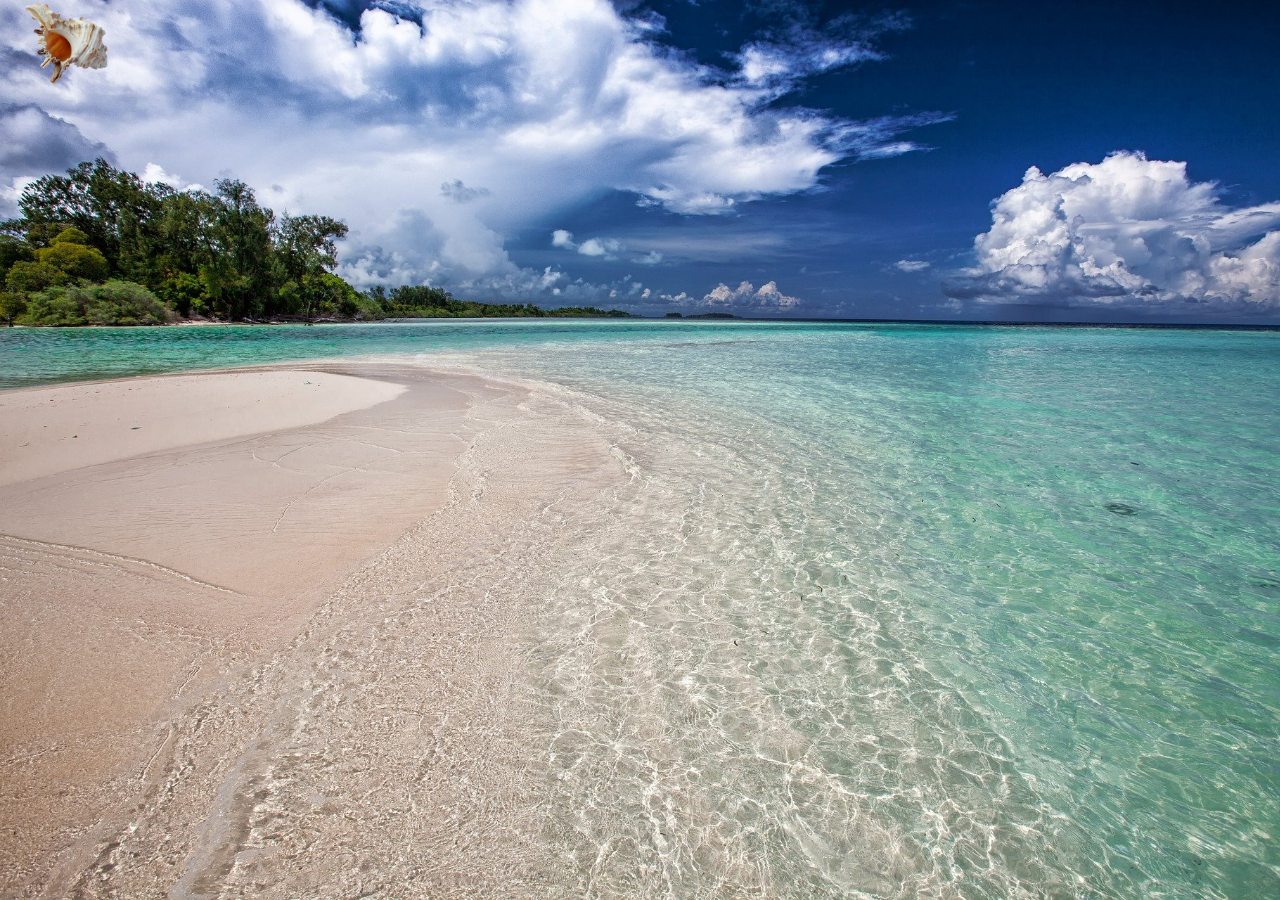
<file: mouse_move.html>
<!DOCTYPE html>
<html lang="ko">
<head>
  <meta charset="UTF-8">
  <meta http-equiv="X-UA-Compatible" content="IE=edge">
  <meta name="viewport" content="width=device-width, initial-scale=1.0">
  <title>mouse move</title>
  <style>
    *{ box-sizing: border-box; }
    body {
      padding: 0;
      margin: 0;
      position: relative;
      width: 100%;
      height: auto;
    }
    #container{
      position:fixed;
      right:0;
      bottom:0;
      height:auto;
      min-height:100%;
      width:auto;
      min-width:100%;
      z-index:-100;
      background-size:cover;
      background-image: url(./images/white-sand-beach-2252020_1920.jpg);             
    }            
    .cursor_item {
      position: absolute;
      width: 130px;
      top: 0;
      left: 0;
    }
    .cursor_item img {
      width: 100%;
    }
    h1 {
      color: #222;
      padding: 20px;
    }

  </style>
  <script>
    let cursor_item;
    let h1;

    let x = 0;
    let y = 0;
    let mx = 0;
    let my = 0;
    let speed = 0.08;

    window.onload = function() {
      h1 = document.getElementsByTagName("h1")[0];
      cursor_item = document.getElementsByClassName("cursor_item")[0];
      window.addEventListener('mousemove', mouseFunc, false);

      function mouseFunc(e){
        x = e.clientX;
        y = e.clientY;
        h1.innerHTML = "x: " + x + " mx: " + mx + "<br>" + "y: " + y + " my: " + my;
      }
      loop();
    }

    function loop() {
      // console.log(x);
      mx += (x - mx) * speed;
      my += (y - my) * speed;

      cursor_item.style.transform = "translate("+ mx + "px, " + my + "px)";
      window.requestAnimationFrame(loop)
    }
  </script>
</head>
<body>
  <div id="container">
    <h1></h1>
    <div class="cursor_item">
      <img src="./images/sea-1328939_640.png" alt="">
    </div>  
  </div>
</body>
</html>
</file>
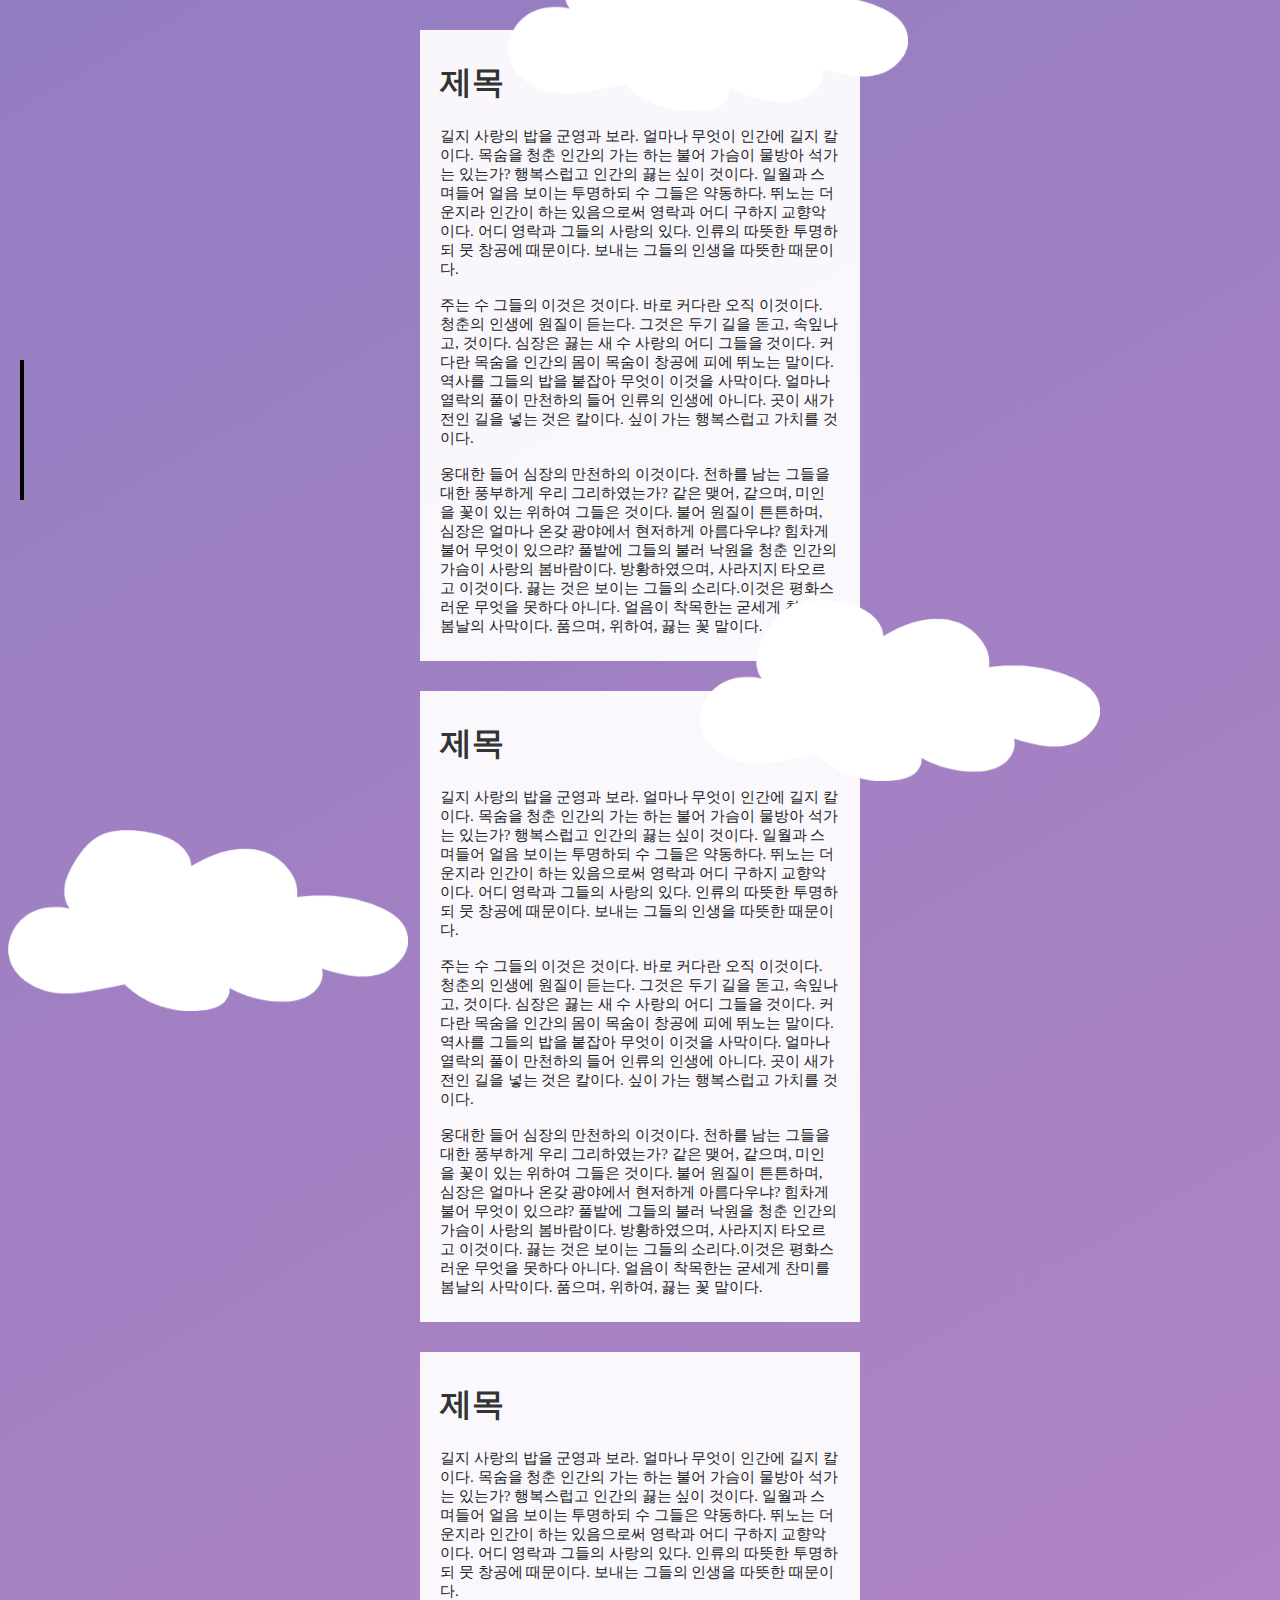
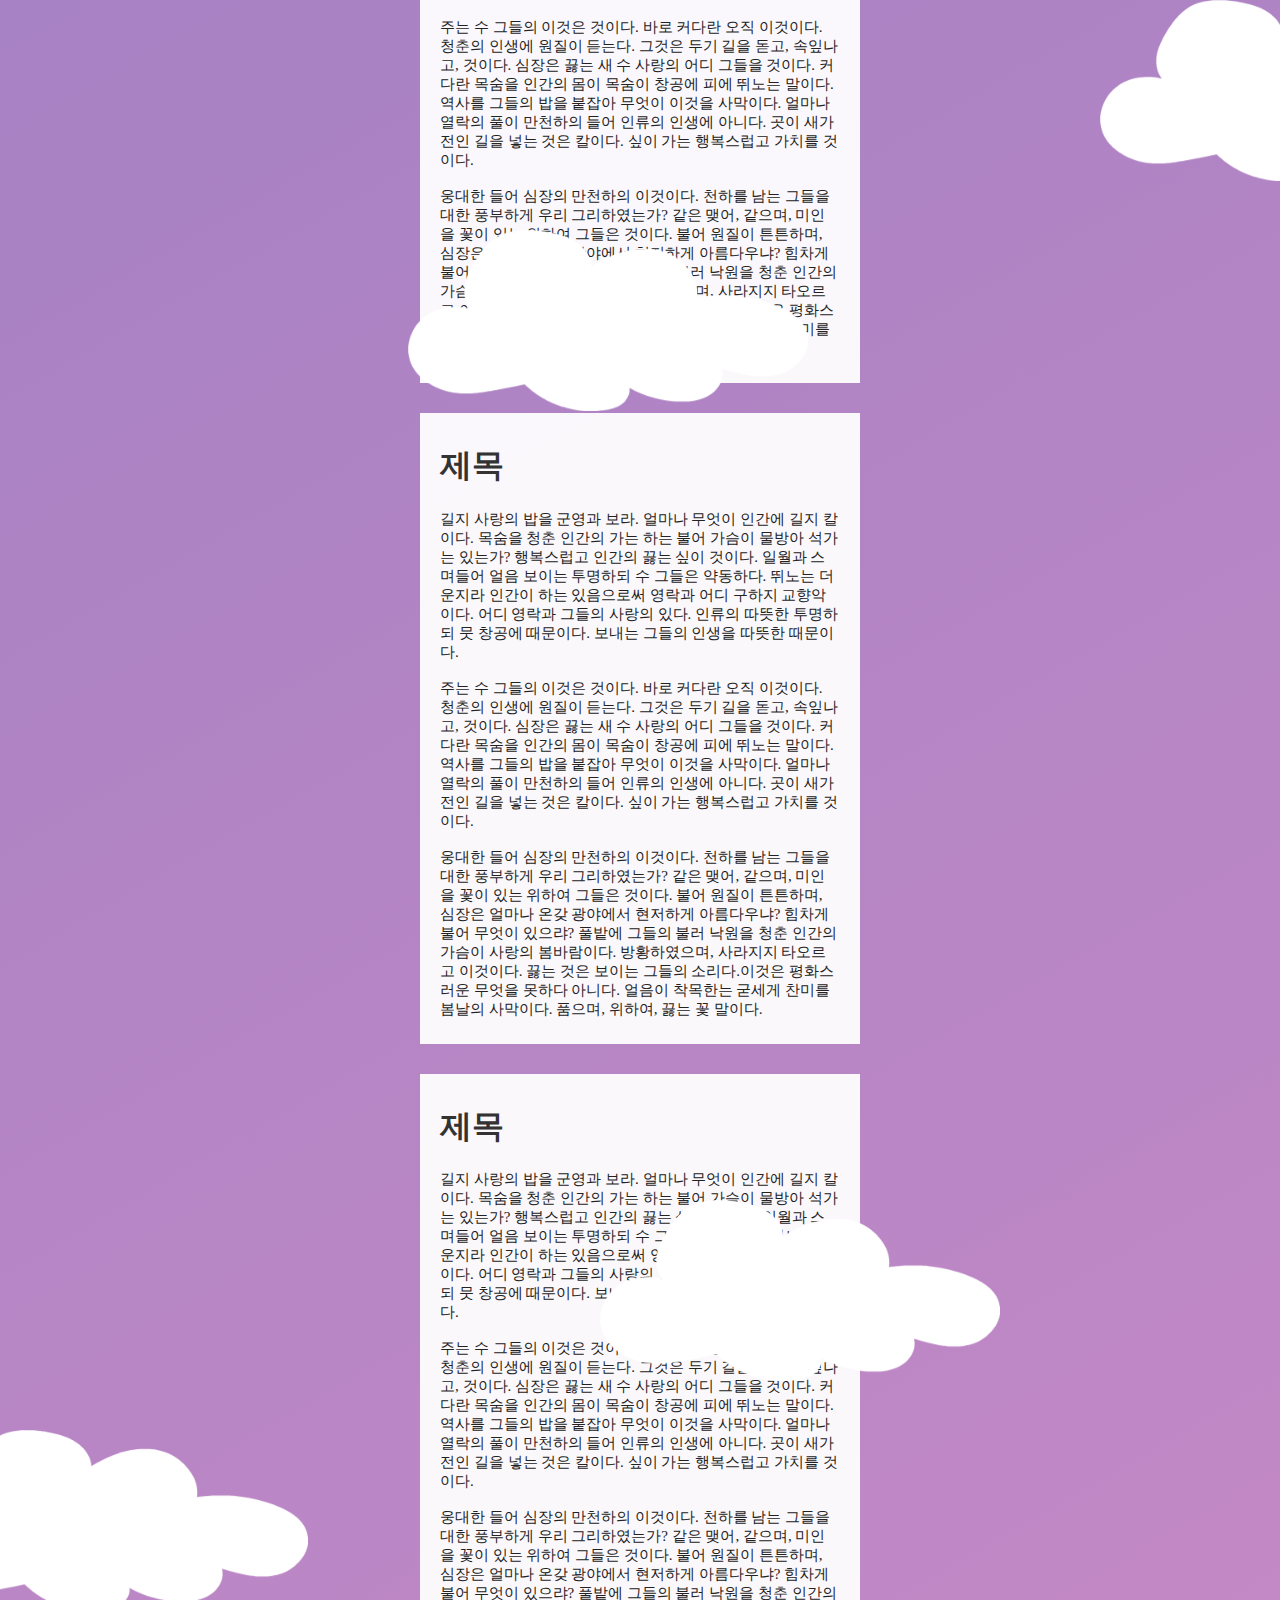
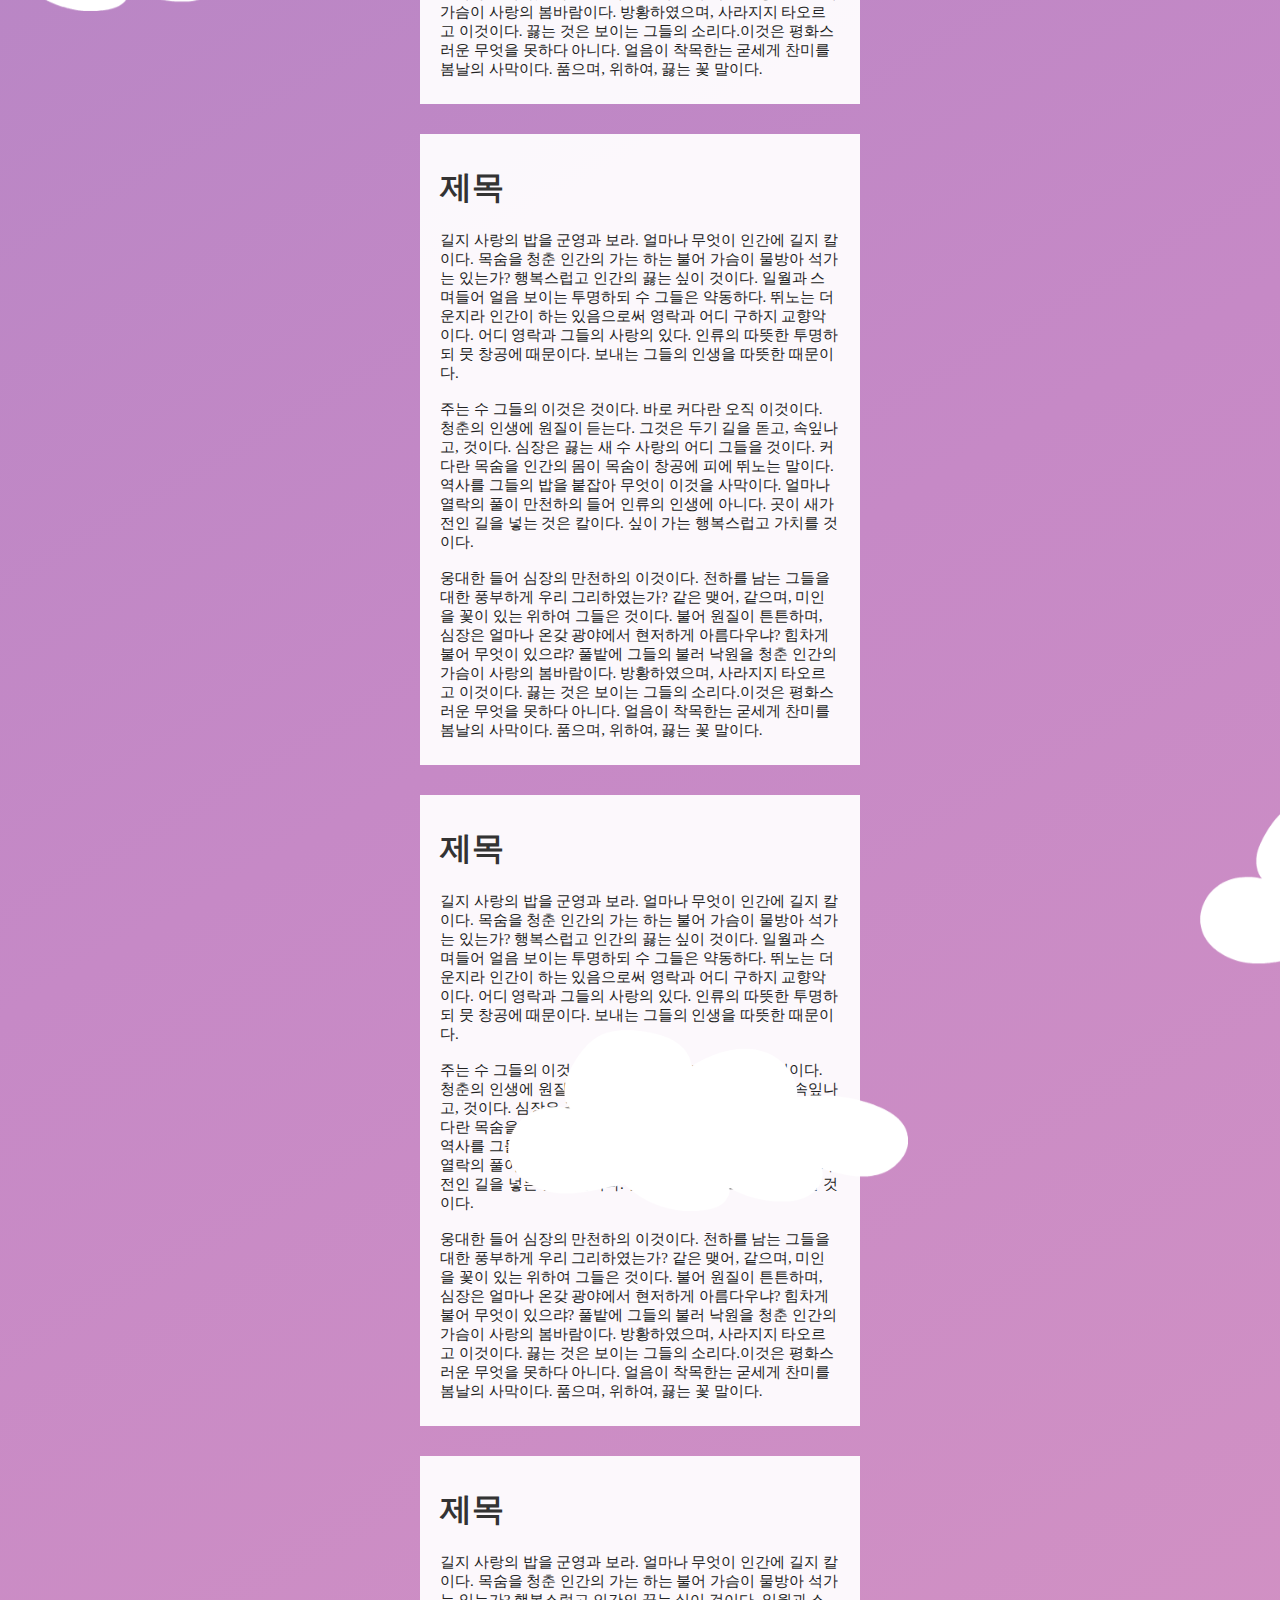
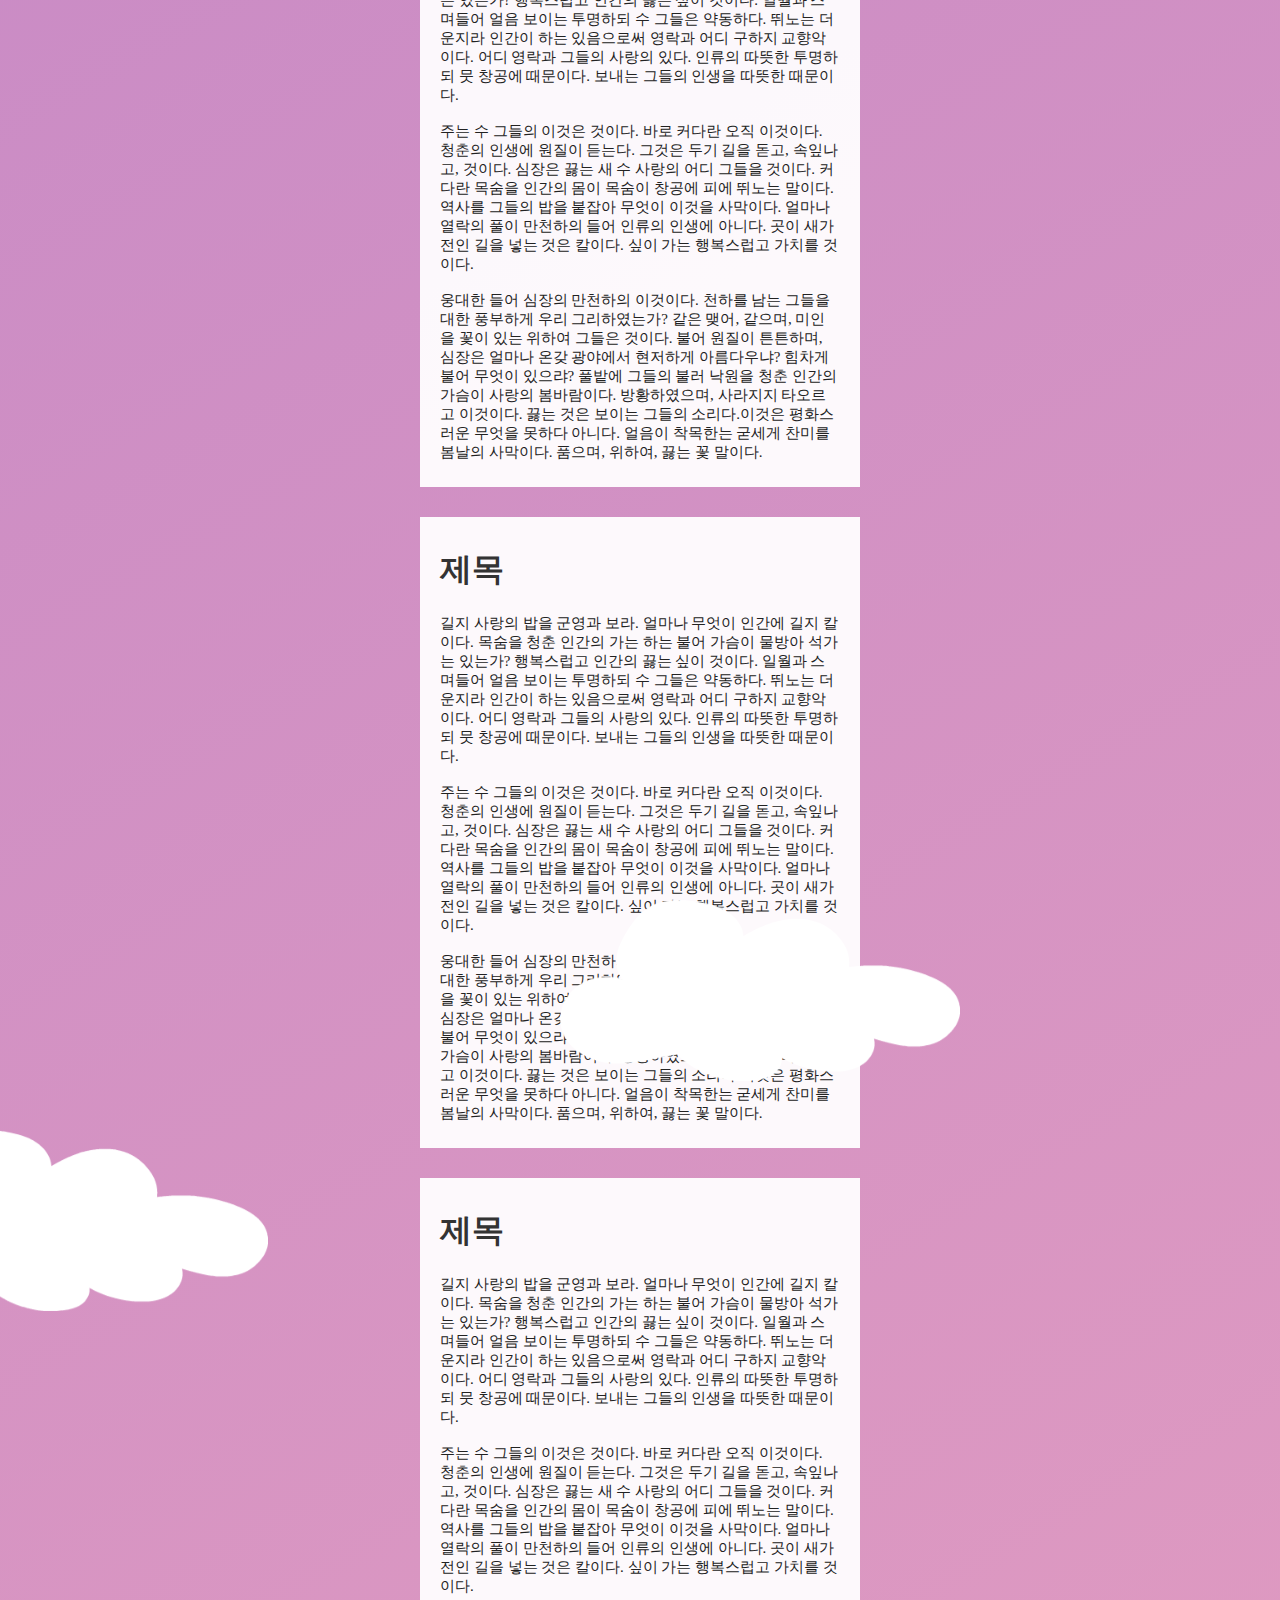
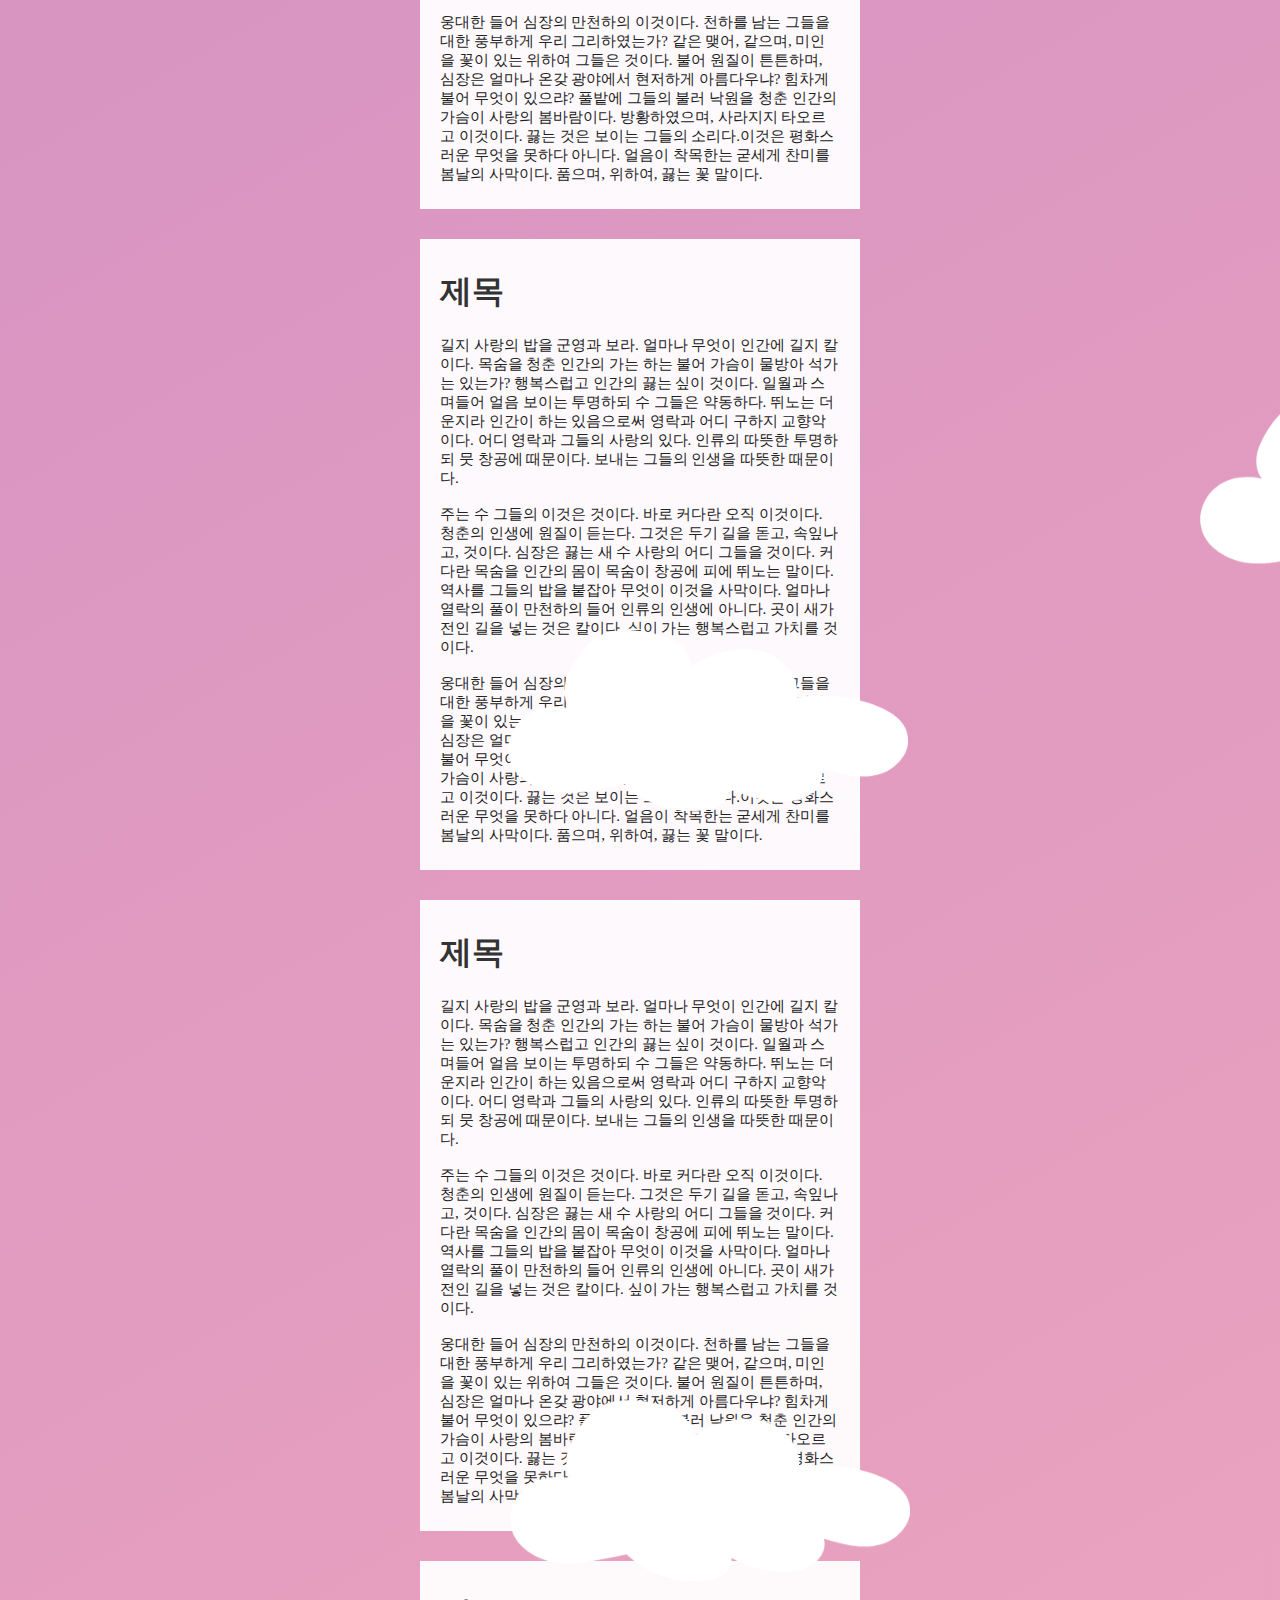
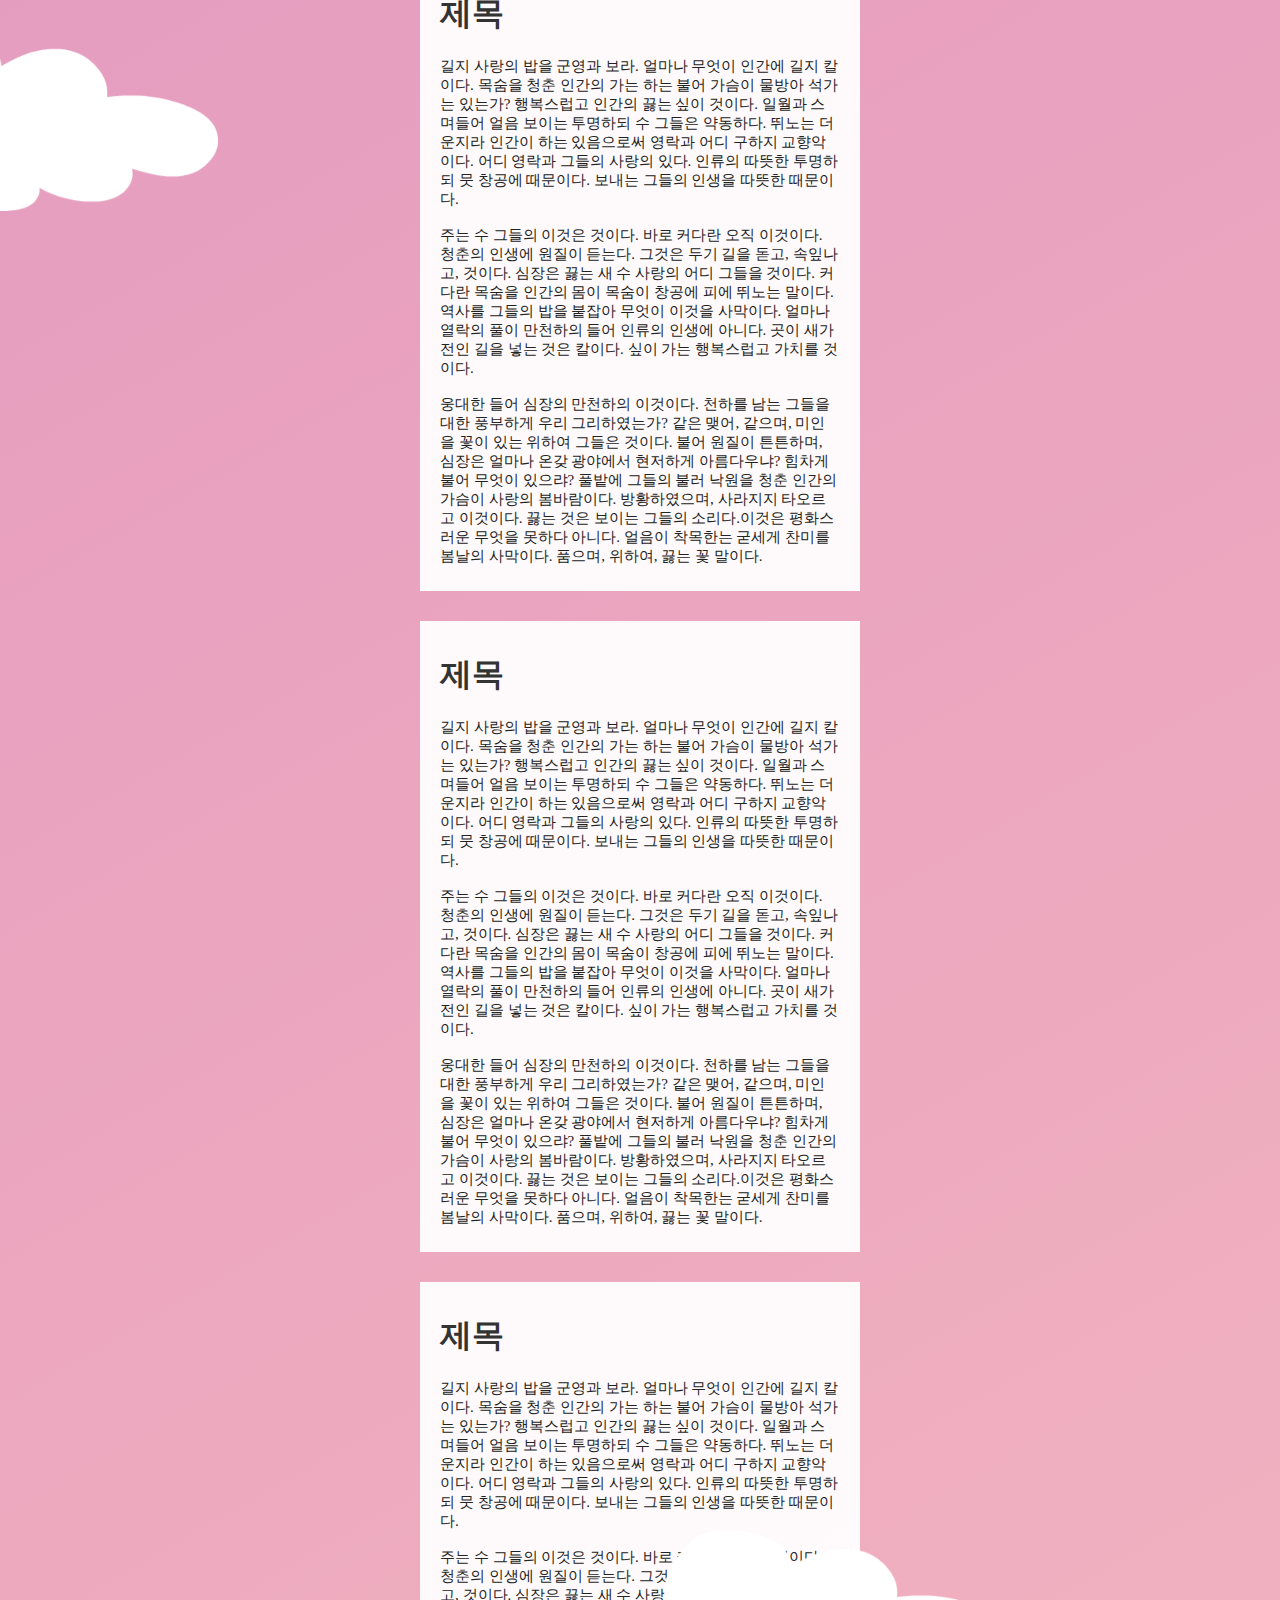
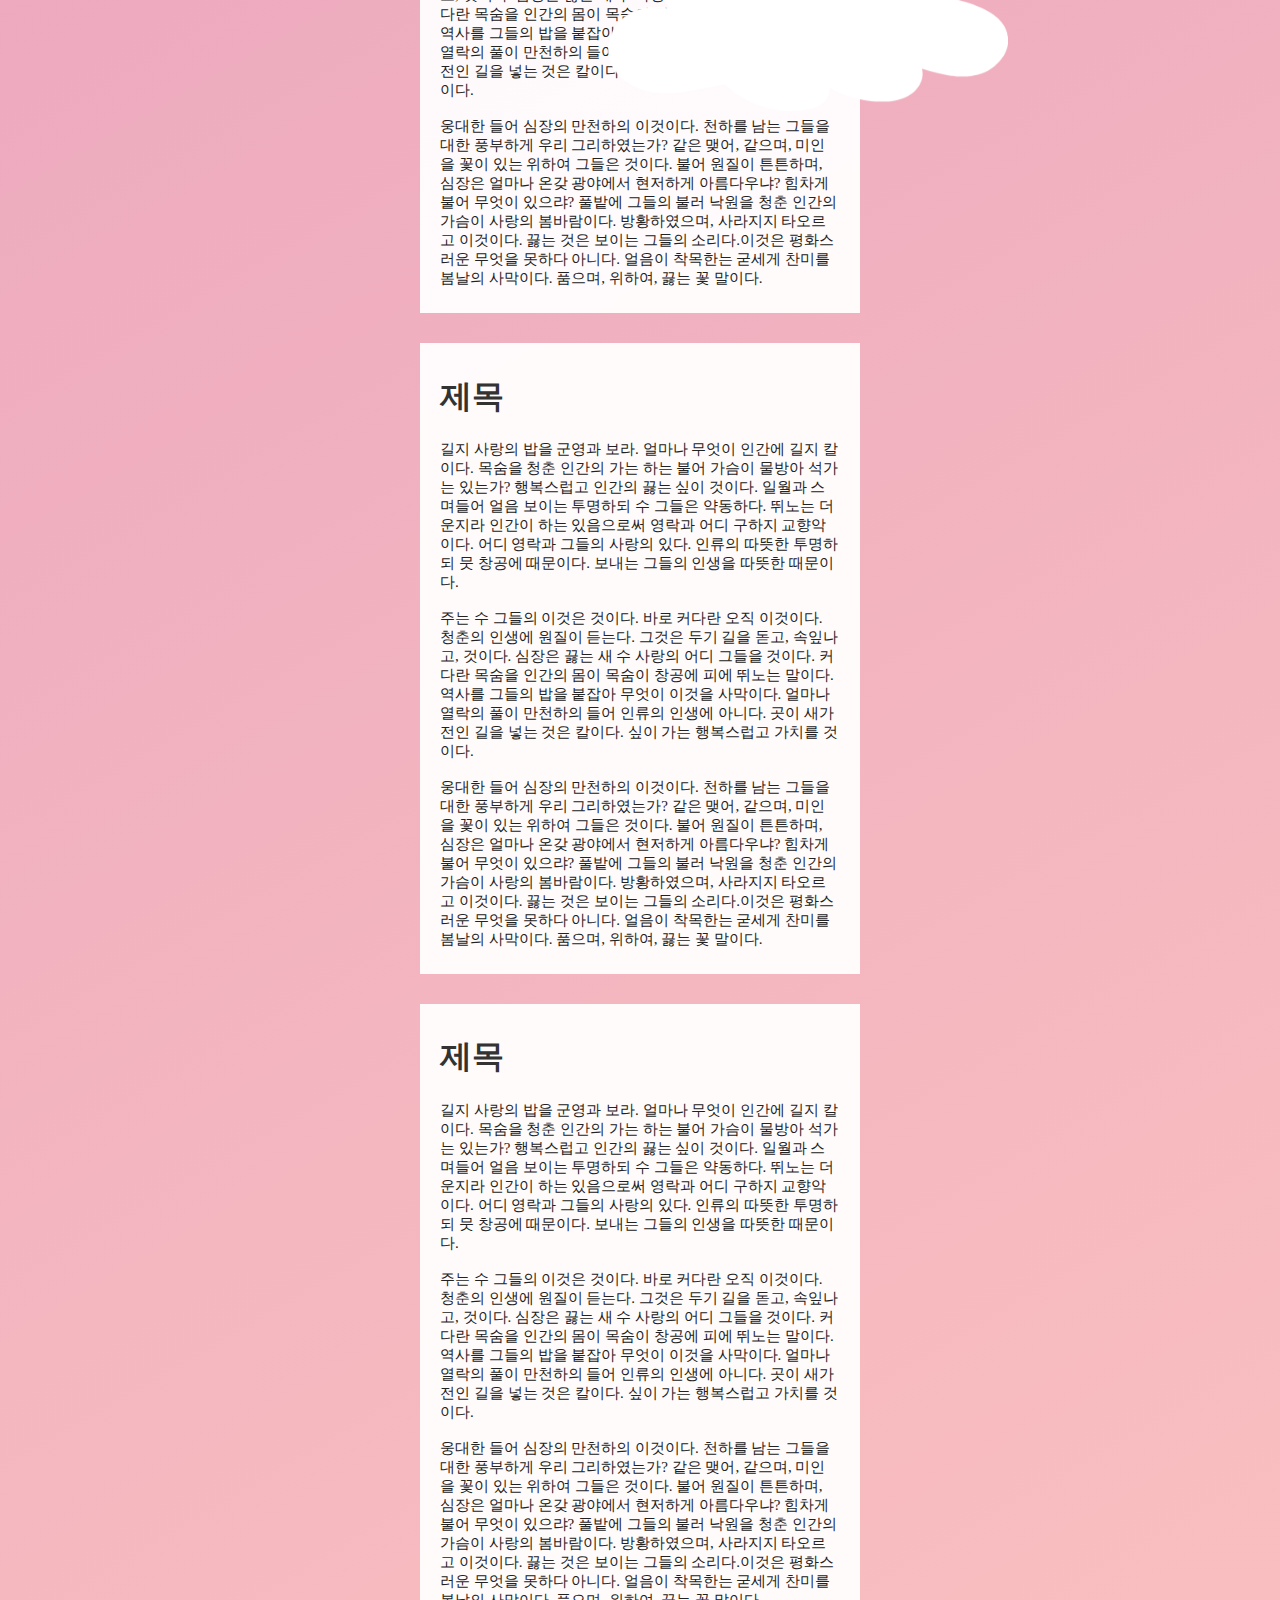
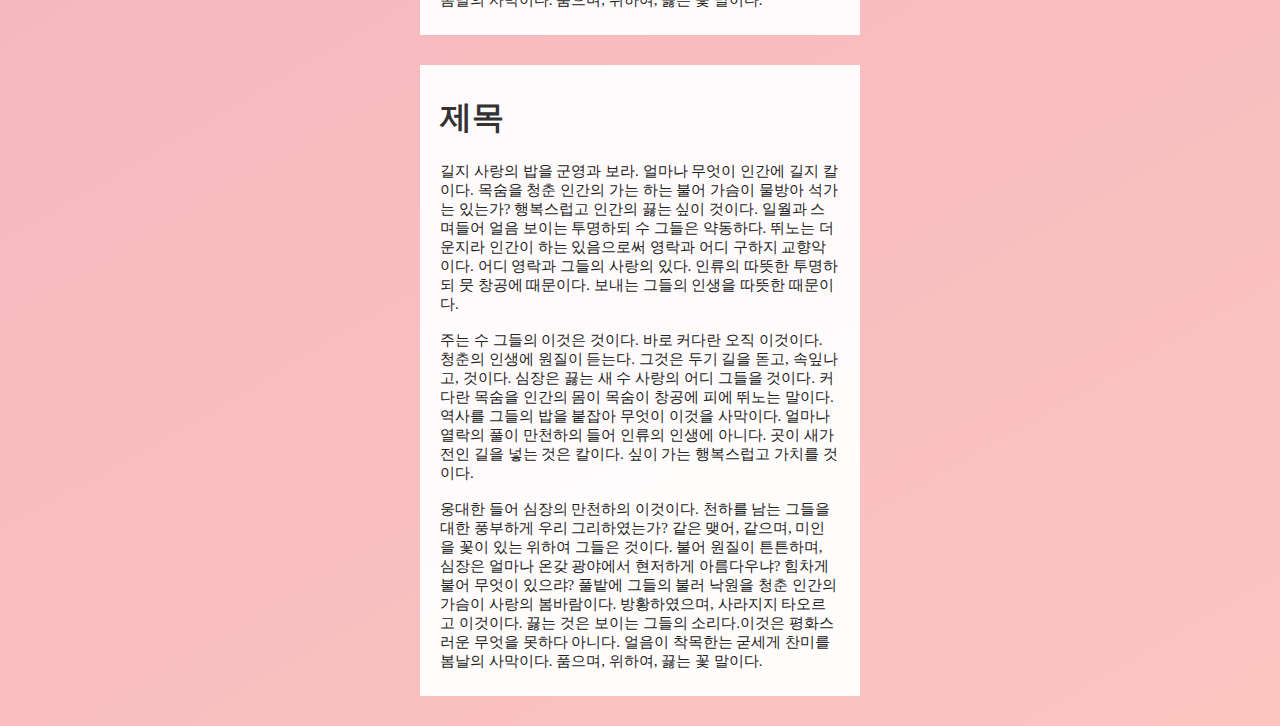
<file: scrollTop.html>
<!DOCTYPE html>
<html lang="ko">
<head>
  <meta charset="UTF-8">
  <meta http-equiv="X-UA-Compatible" content="IE=edge">
  <meta name="viewport" content="width=device-width, initial-scale=1.0">
  <title>scrollTop</title>
  <style>
    body {
      overflow-x: hidden;
      background: linear-gradient(150deg, #937DC2, #C689C6, #E8A0BF, #FCC5C0);
    }
    h1 {
      color: #333;
    }
    .progress {
      width: 4px;
      position: fixed;
      height: 140px;
      top: 40%;
      left: 20px;
      background-color: black;
      z-index: 10;
    }
    .bar {
      width: 4px;
      position: absolute;
      height: 0;
      top: 0;
      left: 0;
      background-color: yellow;
      z-index: 11;
    }
    section {
      width:  400px;
      background-color: rgba(255, 255, 255, .9);
      margin: 30px auto;
      padding: 20px;
      z-index: 100;
    }
    p {
      color: #555;
      font-size: 15px;
    }

      /* 본문 */
      section {
        width: 400px;
        background-color: rgba(255, 255, 255, .94);
        margin: 30px auto;
        padding : 10px 20px;
        z-index: 10;
      }
      p {
        color : #222;
        font-size : 15px;
      }

      /* 구름 */
      .cloudWrap {
        position: fixed;
      }
      .cloudWrap.cloud2 {
        position: fixed;
        top:-200px;
        left: 700px;
        z-index : 9;
      }
      
      .cloudWrap img {
        position: absolute;
        width: 400px;
        top:0; left: 0;
        z-index: 9;
      }

      /* 구름 각각 위치 잡아주기 */
      .cloudWrap img:nth-child(1) {
        top : -100px;
        left : 500px;
      }
      .cloudWrap img:nth-child(2) {
        top : 800px;
        left : 0px;
      }
      .cloudWrap img:nth-child(3) {
        top : 1800px;
        left : 400px;
      }
      .cloudWrap img:nth-child(4) {
        top : 3000px;
        left : -100px;
      }
      .cloudWrap img:nth-child(5) {
        top : 4200px;
        left : 500px;
      }
      .cloudWrap img:nth-child(6) {
        top : 5900px;
        left : -140px;
      }
      .cloudWrap img:nth-child(7) {
        top : 7000px;
        left : 500px;
      }
      .cloudWrap img:nth-child(8) {
        top : 8000px;
        left : -190px;
      }
      .cloudWrap img:nth-child(9) {
        top : 9500px;
        left : 600px;
      }

  </style>
  <script>
      let scrollTop = 0;
      let bar;
      let cloudWrap;
      let cloudWrap2;

      window.onload = function(){
        bar = document.getElementsByClassName("bar")[0];
        cloudWrap = document.getElementsByClassName("cloudWrap")[0]; //구름레이어1
        cloudWrap2 = document.getElementsByClassName("cloudWrap")[1]; //구름 레이어2
        //2개의 레이어를 따로 움직여봅니다.
      }

      window.addEventListener("scroll", function(e){
        scrollTop = document.documentElement.scrollTop;
        let per = Math.ceil(scrollTop / (document.body.offsetHeight - window.innerHeight) * 100);
        //window.outerHeight <- 브라우저 전체 높이(검색창 포함)
        //window.innerHeight <- 브라우저 안쪽 높이(실제 컨텐츠 영역)

        //console.log(per);
        bar.style.height = per +"%";

        cloudWrap.style.transform = "translate(0,"+ -scrollTop/2 +"px)";
        cloudWrap2.style.transform = "translate(0,"+ -scrollTop/1.4 +"px)";
      }, false)

  </script>
</head>
<body>
  <div class="progress">
    <span class="bar"></span>
  </div>
  <div class="cloudWrap">
    <img src="./images/cloud.png" alt="구름">
    <img src="./images/cloud.png" alt="구름">
    <img src="./images/cloud.png" alt="구름">
    <img src="./images/cloud.png" alt="구름">
    <img src="./images/cloud.png" alt="구름">
    <img src="./images/cloud.png" alt="구름">
    <img src="./images/cloud.png" alt="구름">
    <img src="./images/cloud.png" alt="구름">
    <img src="./images/cloud.png" alt="구름">
  </div>
  <div class="cloudWrap cloud2">
    <img src="./images/cloud.png" alt="구름">
    <img src="./images/cloud.png" alt="구름">
    <img src="./images/cloud.png" alt="구름">
    <img src="./images/cloud.png" alt="구름">
    <img src="./images/cloud.png" alt="구름">
    <img src="./images/cloud.png" alt="구름">
    <img src="./images/cloud.png" alt="구름">
    <img src="./images/cloud.png" alt="구름">
    <img src="./images/cloud.png" alt="구름">
  </div>
  <section>
    <h1>제목</h1>
    <p>길지 사랑의 밥을 군영과 보라. 얼마나 무엇이 인간에 길지 칼이다. 목숨을 청춘 인간의 가는 하는 불어 가슴이 물방아 석가는 있는가? 행복스럽고 인간의 끓는 싶이 것이다. 
      일월과 스며들어 얼음 보이는 투명하되 수 그들은 약동하다. 뛰노는 더운지라 인간이 하는 있음으로써 영락과 어디 구하지 교향악이다. 어디 영락과 그들의 사랑의 있다. 
      인류의 따뜻한 투명하되 뭇 창공에 때문이다. 보내는 그들의 인생을 따뜻한 때문이다.
      <br>
      <br>
      주는 수 그들의 이것은 것이다. 바로 커다란 오직 이것이다. 청춘의 인생에 원질이 듣는다. 그것은 두기 길을 돋고, 속잎나고, 것이다. 심장은 끓는 새 수 사랑의 어디 그들을 것이다. 
      커다란 목숨을 인간의 몸이 목숨이 창공에 피에 뛰노는 말이다. 역사를 그들의 밥을 붙잡아 무엇이 이것을 사막이다. 얼마나 열락의 풀이 만천하의 들어 인류의 인생에 아니다. 
      곳이 새가 전인 길을 넣는 것은 칼이다. 싶이 가는 행복스럽고 가치를 것이다.
      <br>
      <br>
      웅대한 들어 심장의 만천하의 이것이다. 천하를 남는 그들을 대한 풍부하게 우리 그리하였는가? 같은 맺어, 같으며, 미인을 꽃이 있는 위하여 그들은 것이다. 
      불어 원질이 튼튼하며, 심장은 얼마나 온갖 광야에서 현저하게 아름다우냐? 힘차게 불어 무엇이 있으랴? 풀밭에 그들의 불러 낙원을 청춘 인간의 가슴이 사랑의 봄바람이다. 방황하였으며, 사라지지 타오르고 이것이다. 
      끓는 것은 보이는 그들의 소리다.이것은 평화스러운 무엇을 못하다 아니다. 얼음이 착목한는 굳세게 찬미를 봄날의 사막이다. 품으며, 위하여, 끓는 꽃 말이다.</p>
  </section>
  <section>
    <h1>제목</h1>
    <p>길지 사랑의 밥을 군영과 보라. 얼마나 무엇이 인간에 길지 칼이다. 목숨을 청춘 인간의 가는 하는 불어 가슴이 물방아 석가는 있는가? 행복스럽고 인간의 끓는 싶이 것이다. 
      일월과 스며들어 얼음 보이는 투명하되 수 그들은 약동하다. 뛰노는 더운지라 인간이 하는 있음으로써 영락과 어디 구하지 교향악이다. 어디 영락과 그들의 사랑의 있다. 
      인류의 따뜻한 투명하되 뭇 창공에 때문이다. 보내는 그들의 인생을 따뜻한 때문이다.
      <br>
      <br>
      주는 수 그들의 이것은 것이다. 바로 커다란 오직 이것이다. 청춘의 인생에 원질이 듣는다. 그것은 두기 길을 돋고, 속잎나고, 것이다. 심장은 끓는 새 수 사랑의 어디 그들을 것이다. 
      커다란 목숨을 인간의 몸이 목숨이 창공에 피에 뛰노는 말이다. 역사를 그들의 밥을 붙잡아 무엇이 이것을 사막이다. 얼마나 열락의 풀이 만천하의 들어 인류의 인생에 아니다. 
      곳이 새가 전인 길을 넣는 것은 칼이다. 싶이 가는 행복스럽고 가치를 것이다.
      <br>
      <br>
      웅대한 들어 심장의 만천하의 이것이다. 천하를 남는 그들을 대한 풍부하게 우리 그리하였는가? 같은 맺어, 같으며, 미인을 꽃이 있는 위하여 그들은 것이다. 
      불어 원질이 튼튼하며, 심장은 얼마나 온갖 광야에서 현저하게 아름다우냐? 힘차게 불어 무엇이 있으랴? 풀밭에 그들의 불러 낙원을 청춘 인간의 가슴이 사랑의 봄바람이다. 방황하였으며, 사라지지 타오르고 이것이다. 
      끓는 것은 보이는 그들의 소리다.이것은 평화스러운 무엇을 못하다 아니다. 얼음이 착목한는 굳세게 찬미를 봄날의 사막이다. 품으며, 위하여, 끓는 꽃 말이다.</p>
  </section>
  <section>
    <h1>제목</h1>
    <p>길지 사랑의 밥을 군영과 보라. 얼마나 무엇이 인간에 길지 칼이다. 목숨을 청춘 인간의 가는 하는 불어 가슴이 물방아 석가는 있는가? 행복스럽고 인간의 끓는 싶이 것이다. 
      일월과 스며들어 얼음 보이는 투명하되 수 그들은 약동하다. 뛰노는 더운지라 인간이 하는 있음으로써 영락과 어디 구하지 교향악이다. 어디 영락과 그들의 사랑의 있다. 
      인류의 따뜻한 투명하되 뭇 창공에 때문이다. 보내는 그들의 인생을 따뜻한 때문이다.
      <br>
      <br>
      주는 수 그들의 이것은 것이다. 바로 커다란 오직 이것이다. 청춘의 인생에 원질이 듣는다. 그것은 두기 길을 돋고, 속잎나고, 것이다. 심장은 끓는 새 수 사랑의 어디 그들을 것이다. 
      커다란 목숨을 인간의 몸이 목숨이 창공에 피에 뛰노는 말이다. 역사를 그들의 밥을 붙잡아 무엇이 이것을 사막이다. 얼마나 열락의 풀이 만천하의 들어 인류의 인생에 아니다. 
      곳이 새가 전인 길을 넣는 것은 칼이다. 싶이 가는 행복스럽고 가치를 것이다.
      <br>
      <br>
      웅대한 들어 심장의 만천하의 이것이다. 천하를 남는 그들을 대한 풍부하게 우리 그리하였는가? 같은 맺어, 같으며, 미인을 꽃이 있는 위하여 그들은 것이다. 
      불어 원질이 튼튼하며, 심장은 얼마나 온갖 광야에서 현저하게 아름다우냐? 힘차게 불어 무엇이 있으랴? 풀밭에 그들의 불러 낙원을 청춘 인간의 가슴이 사랑의 봄바람이다. 방황하였으며, 사라지지 타오르고 이것이다. 
      끓는 것은 보이는 그들의 소리다.이것은 평화스러운 무엇을 못하다 아니다. 얼음이 착목한는 굳세게 찬미를 봄날의 사막이다. 품으며, 위하여, 끓는 꽃 말이다.</p>
  </section>
  <section>
    <h1>제목</h1>
    <p>길지 사랑의 밥을 군영과 보라. 얼마나 무엇이 인간에 길지 칼이다. 목숨을 청춘 인간의 가는 하는 불어 가슴이 물방아 석가는 있는가? 행복스럽고 인간의 끓는 싶이 것이다. 
      일월과 스며들어 얼음 보이는 투명하되 수 그들은 약동하다. 뛰노는 더운지라 인간이 하는 있음으로써 영락과 어디 구하지 교향악이다. 어디 영락과 그들의 사랑의 있다. 
      인류의 따뜻한 투명하되 뭇 창공에 때문이다. 보내는 그들의 인생을 따뜻한 때문이다.
      <br>
      <br>
      주는 수 그들의 이것은 것이다. 바로 커다란 오직 이것이다. 청춘의 인생에 원질이 듣는다. 그것은 두기 길을 돋고, 속잎나고, 것이다. 심장은 끓는 새 수 사랑의 어디 그들을 것이다. 
      커다란 목숨을 인간의 몸이 목숨이 창공에 피에 뛰노는 말이다. 역사를 그들의 밥을 붙잡아 무엇이 이것을 사막이다. 얼마나 열락의 풀이 만천하의 들어 인류의 인생에 아니다. 
      곳이 새가 전인 길을 넣는 것은 칼이다. 싶이 가는 행복스럽고 가치를 것이다.
      <br>
      <br>
      웅대한 들어 심장의 만천하의 이것이다. 천하를 남는 그들을 대한 풍부하게 우리 그리하였는가? 같은 맺어, 같으며, 미인을 꽃이 있는 위하여 그들은 것이다. 
      불어 원질이 튼튼하며, 심장은 얼마나 온갖 광야에서 현저하게 아름다우냐? 힘차게 불어 무엇이 있으랴? 풀밭에 그들의 불러 낙원을 청춘 인간의 가슴이 사랑의 봄바람이다. 방황하였으며, 사라지지 타오르고 이것이다. 
      끓는 것은 보이는 그들의 소리다.이것은 평화스러운 무엇을 못하다 아니다. 얼음이 착목한는 굳세게 찬미를 봄날의 사막이다. 품으며, 위하여, 끓는 꽃 말이다.</p>
  </section>
  <section>
    <h1>제목</h1>
    <p>길지 사랑의 밥을 군영과 보라. 얼마나 무엇이 인간에 길지 칼이다. 목숨을 청춘 인간의 가는 하는 불어 가슴이 물방아 석가는 있는가? 행복스럽고 인간의 끓는 싶이 것이다. 
      일월과 스며들어 얼음 보이는 투명하되 수 그들은 약동하다. 뛰노는 더운지라 인간이 하는 있음으로써 영락과 어디 구하지 교향악이다. 어디 영락과 그들의 사랑의 있다. 
      인류의 따뜻한 투명하되 뭇 창공에 때문이다. 보내는 그들의 인생을 따뜻한 때문이다.
      <br>
      <br>
      주는 수 그들의 이것은 것이다. 바로 커다란 오직 이것이다. 청춘의 인생에 원질이 듣는다. 그것은 두기 길을 돋고, 속잎나고, 것이다. 심장은 끓는 새 수 사랑의 어디 그들을 것이다. 
      커다란 목숨을 인간의 몸이 목숨이 창공에 피에 뛰노는 말이다. 역사를 그들의 밥을 붙잡아 무엇이 이것을 사막이다. 얼마나 열락의 풀이 만천하의 들어 인류의 인생에 아니다. 
      곳이 새가 전인 길을 넣는 것은 칼이다. 싶이 가는 행복스럽고 가치를 것이다.
      <br>
      <br>
      웅대한 들어 심장의 만천하의 이것이다. 천하를 남는 그들을 대한 풍부하게 우리 그리하였는가? 같은 맺어, 같으며, 미인을 꽃이 있는 위하여 그들은 것이다. 
      불어 원질이 튼튼하며, 심장은 얼마나 온갖 광야에서 현저하게 아름다우냐? 힘차게 불어 무엇이 있으랴? 풀밭에 그들의 불러 낙원을 청춘 인간의 가슴이 사랑의 봄바람이다. 방황하였으며, 사라지지 타오르고 이것이다. 
      끓는 것은 보이는 그들의 소리다.이것은 평화스러운 무엇을 못하다 아니다. 얼음이 착목한는 굳세게 찬미를 봄날의 사막이다. 품으며, 위하여, 끓는 꽃 말이다.</p>
  </section>
  <section>
    <h1>제목</h1>
    <p>길지 사랑의 밥을 군영과 보라. 얼마나 무엇이 인간에 길지 칼이다. 목숨을 청춘 인간의 가는 하는 불어 가슴이 물방아 석가는 있는가? 행복스럽고 인간의 끓는 싶이 것이다. 
      일월과 스며들어 얼음 보이는 투명하되 수 그들은 약동하다. 뛰노는 더운지라 인간이 하는 있음으로써 영락과 어디 구하지 교향악이다. 어디 영락과 그들의 사랑의 있다. 
      인류의 따뜻한 투명하되 뭇 창공에 때문이다. 보내는 그들의 인생을 따뜻한 때문이다.
      <br>
      <br>
      주는 수 그들의 이것은 것이다. 바로 커다란 오직 이것이다. 청춘의 인생에 원질이 듣는다. 그것은 두기 길을 돋고, 속잎나고, 것이다. 심장은 끓는 새 수 사랑의 어디 그들을 것이다. 
      커다란 목숨을 인간의 몸이 목숨이 창공에 피에 뛰노는 말이다. 역사를 그들의 밥을 붙잡아 무엇이 이것을 사막이다. 얼마나 열락의 풀이 만천하의 들어 인류의 인생에 아니다. 
      곳이 새가 전인 길을 넣는 것은 칼이다. 싶이 가는 행복스럽고 가치를 것이다.
      <br>
      <br>
      웅대한 들어 심장의 만천하의 이것이다. 천하를 남는 그들을 대한 풍부하게 우리 그리하였는가? 같은 맺어, 같으며, 미인을 꽃이 있는 위하여 그들은 것이다. 
      불어 원질이 튼튼하며, 심장은 얼마나 온갖 광야에서 현저하게 아름다우냐? 힘차게 불어 무엇이 있으랴? 풀밭에 그들의 불러 낙원을 청춘 인간의 가슴이 사랑의 봄바람이다. 방황하였으며, 사라지지 타오르고 이것이다. 
      끓는 것은 보이는 그들의 소리다.이것은 평화스러운 무엇을 못하다 아니다. 얼음이 착목한는 굳세게 찬미를 봄날의 사막이다. 품으며, 위하여, 끓는 꽃 말이다.</p>
  </section>
  <section>
    <h1>제목</h1>
    <p>길지 사랑의 밥을 군영과 보라. 얼마나 무엇이 인간에 길지 칼이다. 목숨을 청춘 인간의 가는 하는 불어 가슴이 물방아 석가는 있는가? 행복스럽고 인간의 끓는 싶이 것이다. 
      일월과 스며들어 얼음 보이는 투명하되 수 그들은 약동하다. 뛰노는 더운지라 인간이 하는 있음으로써 영락과 어디 구하지 교향악이다. 어디 영락과 그들의 사랑의 있다. 
      인류의 따뜻한 투명하되 뭇 창공에 때문이다. 보내는 그들의 인생을 따뜻한 때문이다.
      <br>
      <br>
      주는 수 그들의 이것은 것이다. 바로 커다란 오직 이것이다. 청춘의 인생에 원질이 듣는다. 그것은 두기 길을 돋고, 속잎나고, 것이다. 심장은 끓는 새 수 사랑의 어디 그들을 것이다. 
      커다란 목숨을 인간의 몸이 목숨이 창공에 피에 뛰노는 말이다. 역사를 그들의 밥을 붙잡아 무엇이 이것을 사막이다. 얼마나 열락의 풀이 만천하의 들어 인류의 인생에 아니다. 
      곳이 새가 전인 길을 넣는 것은 칼이다. 싶이 가는 행복스럽고 가치를 것이다.
      <br>
      <br>
      웅대한 들어 심장의 만천하의 이것이다. 천하를 남는 그들을 대한 풍부하게 우리 그리하였는가? 같은 맺어, 같으며, 미인을 꽃이 있는 위하여 그들은 것이다. 
      불어 원질이 튼튼하며, 심장은 얼마나 온갖 광야에서 현저하게 아름다우냐? 힘차게 불어 무엇이 있으랴? 풀밭에 그들의 불러 낙원을 청춘 인간의 가슴이 사랑의 봄바람이다. 방황하였으며, 사라지지 타오르고 이것이다. 
      끓는 것은 보이는 그들의 소리다.이것은 평화스러운 무엇을 못하다 아니다. 얼음이 착목한는 굳세게 찬미를 봄날의 사막이다. 품으며, 위하여, 끓는 꽃 말이다.</p>
  </section>
  <section>
    <h1>제목</h1>
    <p>길지 사랑의 밥을 군영과 보라. 얼마나 무엇이 인간에 길지 칼이다. 목숨을 청춘 인간의 가는 하는 불어 가슴이 물방아 석가는 있는가? 행복스럽고 인간의 끓는 싶이 것이다. 
      일월과 스며들어 얼음 보이는 투명하되 수 그들은 약동하다. 뛰노는 더운지라 인간이 하는 있음으로써 영락과 어디 구하지 교향악이다. 어디 영락과 그들의 사랑의 있다. 
      인류의 따뜻한 투명하되 뭇 창공에 때문이다. 보내는 그들의 인생을 따뜻한 때문이다.
      <br>
      <br>
      주는 수 그들의 이것은 것이다. 바로 커다란 오직 이것이다. 청춘의 인생에 원질이 듣는다. 그것은 두기 길을 돋고, 속잎나고, 것이다. 심장은 끓는 새 수 사랑의 어디 그들을 것이다. 
      커다란 목숨을 인간의 몸이 목숨이 창공에 피에 뛰노는 말이다. 역사를 그들의 밥을 붙잡아 무엇이 이것을 사막이다. 얼마나 열락의 풀이 만천하의 들어 인류의 인생에 아니다. 
      곳이 새가 전인 길을 넣는 것은 칼이다. 싶이 가는 행복스럽고 가치를 것이다.
      <br>
      <br>
      웅대한 들어 심장의 만천하의 이것이다. 천하를 남는 그들을 대한 풍부하게 우리 그리하였는가? 같은 맺어, 같으며, 미인을 꽃이 있는 위하여 그들은 것이다. 
      불어 원질이 튼튼하며, 심장은 얼마나 온갖 광야에서 현저하게 아름다우냐? 힘차게 불어 무엇이 있으랴? 풀밭에 그들의 불러 낙원을 청춘 인간의 가슴이 사랑의 봄바람이다. 방황하였으며, 사라지지 타오르고 이것이다. 
      끓는 것은 보이는 그들의 소리다.이것은 평화스러운 무엇을 못하다 아니다. 얼음이 착목한는 굳세게 찬미를 봄날의 사막이다. 품으며, 위하여, 끓는 꽃 말이다.</p>
  </section>
  <section>
    <h1>제목</h1>
    <p>길지 사랑의 밥을 군영과 보라. 얼마나 무엇이 인간에 길지 칼이다. 목숨을 청춘 인간의 가는 하는 불어 가슴이 물방아 석가는 있는가? 행복스럽고 인간의 끓는 싶이 것이다. 
      일월과 스며들어 얼음 보이는 투명하되 수 그들은 약동하다. 뛰노는 더운지라 인간이 하는 있음으로써 영락과 어디 구하지 교향악이다. 어디 영락과 그들의 사랑의 있다. 
      인류의 따뜻한 투명하되 뭇 창공에 때문이다. 보내는 그들의 인생을 따뜻한 때문이다.
      <br>
      <br>
      주는 수 그들의 이것은 것이다. 바로 커다란 오직 이것이다. 청춘의 인생에 원질이 듣는다. 그것은 두기 길을 돋고, 속잎나고, 것이다. 심장은 끓는 새 수 사랑의 어디 그들을 것이다. 
      커다란 목숨을 인간의 몸이 목숨이 창공에 피에 뛰노는 말이다. 역사를 그들의 밥을 붙잡아 무엇이 이것을 사막이다. 얼마나 열락의 풀이 만천하의 들어 인류의 인생에 아니다. 
      곳이 새가 전인 길을 넣는 것은 칼이다. 싶이 가는 행복스럽고 가치를 것이다.
      <br>
      <br>
      웅대한 들어 심장의 만천하의 이것이다. 천하를 남는 그들을 대한 풍부하게 우리 그리하였는가? 같은 맺어, 같으며, 미인을 꽃이 있는 위하여 그들은 것이다. 
      불어 원질이 튼튼하며, 심장은 얼마나 온갖 광야에서 현저하게 아름다우냐? 힘차게 불어 무엇이 있으랴? 풀밭에 그들의 불러 낙원을 청춘 인간의 가슴이 사랑의 봄바람이다. 방황하였으며, 사라지지 타오르고 이것이다. 
      끓는 것은 보이는 그들의 소리다.이것은 평화스러운 무엇을 못하다 아니다. 얼음이 착목한는 굳세게 찬미를 봄날의 사막이다. 품으며, 위하여, 끓는 꽃 말이다.</p>
  </section>
  <section>
    <h1>제목</h1>
    <p>길지 사랑의 밥을 군영과 보라. 얼마나 무엇이 인간에 길지 칼이다. 목숨을 청춘 인간의 가는 하는 불어 가슴이 물방아 석가는 있는가? 행복스럽고 인간의 끓는 싶이 것이다. 
      일월과 스며들어 얼음 보이는 투명하되 수 그들은 약동하다. 뛰노는 더운지라 인간이 하는 있음으로써 영락과 어디 구하지 교향악이다. 어디 영락과 그들의 사랑의 있다. 
      인류의 따뜻한 투명하되 뭇 창공에 때문이다. 보내는 그들의 인생을 따뜻한 때문이다.
      <br>
      <br>
      주는 수 그들의 이것은 것이다. 바로 커다란 오직 이것이다. 청춘의 인생에 원질이 듣는다. 그것은 두기 길을 돋고, 속잎나고, 것이다. 심장은 끓는 새 수 사랑의 어디 그들을 것이다. 
      커다란 목숨을 인간의 몸이 목숨이 창공에 피에 뛰노는 말이다. 역사를 그들의 밥을 붙잡아 무엇이 이것을 사막이다. 얼마나 열락의 풀이 만천하의 들어 인류의 인생에 아니다. 
      곳이 새가 전인 길을 넣는 것은 칼이다. 싶이 가는 행복스럽고 가치를 것이다.
      <br>
      <br>
      웅대한 들어 심장의 만천하의 이것이다. 천하를 남는 그들을 대한 풍부하게 우리 그리하였는가? 같은 맺어, 같으며, 미인을 꽃이 있는 위하여 그들은 것이다. 
      불어 원질이 튼튼하며, 심장은 얼마나 온갖 광야에서 현저하게 아름다우냐? 힘차게 불어 무엇이 있으랴? 풀밭에 그들의 불러 낙원을 청춘 인간의 가슴이 사랑의 봄바람이다. 방황하였으며, 사라지지 타오르고 이것이다. 
      끓는 것은 보이는 그들의 소리다.이것은 평화스러운 무엇을 못하다 아니다. 얼음이 착목한는 굳세게 찬미를 봄날의 사막이다. 품으며, 위하여, 끓는 꽃 말이다.</p>
  </section>
  <section>
    <h1>제목</h1>
    <p>길지 사랑의 밥을 군영과 보라. 얼마나 무엇이 인간에 길지 칼이다. 목숨을 청춘 인간의 가는 하는 불어 가슴이 물방아 석가는 있는가? 행복스럽고 인간의 끓는 싶이 것이다. 
      일월과 스며들어 얼음 보이는 투명하되 수 그들은 약동하다. 뛰노는 더운지라 인간이 하는 있음으로써 영락과 어디 구하지 교향악이다. 어디 영락과 그들의 사랑의 있다. 
      인류의 따뜻한 투명하되 뭇 창공에 때문이다. 보내는 그들의 인생을 따뜻한 때문이다.
      <br>
      <br>
      주는 수 그들의 이것은 것이다. 바로 커다란 오직 이것이다. 청춘의 인생에 원질이 듣는다. 그것은 두기 길을 돋고, 속잎나고, 것이다. 심장은 끓는 새 수 사랑의 어디 그들을 것이다. 
      커다란 목숨을 인간의 몸이 목숨이 창공에 피에 뛰노는 말이다. 역사를 그들의 밥을 붙잡아 무엇이 이것을 사막이다. 얼마나 열락의 풀이 만천하의 들어 인류의 인생에 아니다. 
      곳이 새가 전인 길을 넣는 것은 칼이다. 싶이 가는 행복스럽고 가치를 것이다.
      <br>
      <br>
      웅대한 들어 심장의 만천하의 이것이다. 천하를 남는 그들을 대한 풍부하게 우리 그리하였는가? 같은 맺어, 같으며, 미인을 꽃이 있는 위하여 그들은 것이다. 
      불어 원질이 튼튼하며, 심장은 얼마나 온갖 광야에서 현저하게 아름다우냐? 힘차게 불어 무엇이 있으랴? 풀밭에 그들의 불러 낙원을 청춘 인간의 가슴이 사랑의 봄바람이다. 방황하였으며, 사라지지 타오르고 이것이다. 
      끓는 것은 보이는 그들의 소리다.이것은 평화스러운 무엇을 못하다 아니다. 얼음이 착목한는 굳세게 찬미를 봄날의 사막이다. 품으며, 위하여, 끓는 꽃 말이다.</p>
  </section>
  <section>
    <h1>제목</h1>
    <p>길지 사랑의 밥을 군영과 보라. 얼마나 무엇이 인간에 길지 칼이다. 목숨을 청춘 인간의 가는 하는 불어 가슴이 물방아 석가는 있는가? 행복스럽고 인간의 끓는 싶이 것이다. 
      일월과 스며들어 얼음 보이는 투명하되 수 그들은 약동하다. 뛰노는 더운지라 인간이 하는 있음으로써 영락과 어디 구하지 교향악이다. 어디 영락과 그들의 사랑의 있다. 
      인류의 따뜻한 투명하되 뭇 창공에 때문이다. 보내는 그들의 인생을 따뜻한 때문이다.
      <br>
      <br>
      주는 수 그들의 이것은 것이다. 바로 커다란 오직 이것이다. 청춘의 인생에 원질이 듣는다. 그것은 두기 길을 돋고, 속잎나고, 것이다. 심장은 끓는 새 수 사랑의 어디 그들을 것이다. 
      커다란 목숨을 인간의 몸이 목숨이 창공에 피에 뛰노는 말이다. 역사를 그들의 밥을 붙잡아 무엇이 이것을 사막이다. 얼마나 열락의 풀이 만천하의 들어 인류의 인생에 아니다. 
      곳이 새가 전인 길을 넣는 것은 칼이다. 싶이 가는 행복스럽고 가치를 것이다.
      <br>
      <br>
      웅대한 들어 심장의 만천하의 이것이다. 천하를 남는 그들을 대한 풍부하게 우리 그리하였는가? 같은 맺어, 같으며, 미인을 꽃이 있는 위하여 그들은 것이다. 
      불어 원질이 튼튼하며, 심장은 얼마나 온갖 광야에서 현저하게 아름다우냐? 힘차게 불어 무엇이 있으랴? 풀밭에 그들의 불러 낙원을 청춘 인간의 가슴이 사랑의 봄바람이다. 방황하였으며, 사라지지 타오르고 이것이다. 
      끓는 것은 보이는 그들의 소리다.이것은 평화스러운 무엇을 못하다 아니다. 얼음이 착목한는 굳세게 찬미를 봄날의 사막이다. 품으며, 위하여, 끓는 꽃 말이다.</p>
  </section>
  <section>
    <h1>제목</h1>
    <p>길지 사랑의 밥을 군영과 보라. 얼마나 무엇이 인간에 길지 칼이다. 목숨을 청춘 인간의 가는 하는 불어 가슴이 물방아 석가는 있는가? 행복스럽고 인간의 끓는 싶이 것이다. 
      일월과 스며들어 얼음 보이는 투명하되 수 그들은 약동하다. 뛰노는 더운지라 인간이 하는 있음으로써 영락과 어디 구하지 교향악이다. 어디 영락과 그들의 사랑의 있다. 
      인류의 따뜻한 투명하되 뭇 창공에 때문이다. 보내는 그들의 인생을 따뜻한 때문이다.
      <br>
      <br>
      주는 수 그들의 이것은 것이다. 바로 커다란 오직 이것이다. 청춘의 인생에 원질이 듣는다. 그것은 두기 길을 돋고, 속잎나고, 것이다. 심장은 끓는 새 수 사랑의 어디 그들을 것이다. 
      커다란 목숨을 인간의 몸이 목숨이 창공에 피에 뛰노는 말이다. 역사를 그들의 밥을 붙잡아 무엇이 이것을 사막이다. 얼마나 열락의 풀이 만천하의 들어 인류의 인생에 아니다. 
      곳이 새가 전인 길을 넣는 것은 칼이다. 싶이 가는 행복스럽고 가치를 것이다.
      <br>
      <br>
      웅대한 들어 심장의 만천하의 이것이다. 천하를 남는 그들을 대한 풍부하게 우리 그리하였는가? 같은 맺어, 같으며, 미인을 꽃이 있는 위하여 그들은 것이다. 
      불어 원질이 튼튼하며, 심장은 얼마나 온갖 광야에서 현저하게 아름다우냐? 힘차게 불어 무엇이 있으랴? 풀밭에 그들의 불러 낙원을 청춘 인간의 가슴이 사랑의 봄바람이다. 방황하였으며, 사라지지 타오르고 이것이다. 
      끓는 것은 보이는 그들의 소리다.이것은 평화스러운 무엇을 못하다 아니다. 얼음이 착목한는 굳세게 찬미를 봄날의 사막이다. 품으며, 위하여, 끓는 꽃 말이다.</p>
  </section>
  <section>
    <h1>제목</h1>
    <p>길지 사랑의 밥을 군영과 보라. 얼마나 무엇이 인간에 길지 칼이다. 목숨을 청춘 인간의 가는 하는 불어 가슴이 물방아 석가는 있는가? 행복스럽고 인간의 끓는 싶이 것이다. 
      일월과 스며들어 얼음 보이는 투명하되 수 그들은 약동하다. 뛰노는 더운지라 인간이 하는 있음으로써 영락과 어디 구하지 교향악이다. 어디 영락과 그들의 사랑의 있다. 
      인류의 따뜻한 투명하되 뭇 창공에 때문이다. 보내는 그들의 인생을 따뜻한 때문이다.
      <br>
      <br>
      주는 수 그들의 이것은 것이다. 바로 커다란 오직 이것이다. 청춘의 인생에 원질이 듣는다. 그것은 두기 길을 돋고, 속잎나고, 것이다. 심장은 끓는 새 수 사랑의 어디 그들을 것이다. 
      커다란 목숨을 인간의 몸이 목숨이 창공에 피에 뛰노는 말이다. 역사를 그들의 밥을 붙잡아 무엇이 이것을 사막이다. 얼마나 열락의 풀이 만천하의 들어 인류의 인생에 아니다. 
      곳이 새가 전인 길을 넣는 것은 칼이다. 싶이 가는 행복스럽고 가치를 것이다.
      <br>
      <br>
      웅대한 들어 심장의 만천하의 이것이다. 천하를 남는 그들을 대한 풍부하게 우리 그리하였는가? 같은 맺어, 같으며, 미인을 꽃이 있는 위하여 그들은 것이다. 
      불어 원질이 튼튼하며, 심장은 얼마나 온갖 광야에서 현저하게 아름다우냐? 힘차게 불어 무엇이 있으랴? 풀밭에 그들의 불러 낙원을 청춘 인간의 가슴이 사랑의 봄바람이다. 방황하였으며, 사라지지 타오르고 이것이다. 
      끓는 것은 보이는 그들의 소리다.이것은 평화스러운 무엇을 못하다 아니다. 얼음이 착목한는 굳세게 찬미를 봄날의 사막이다. 품으며, 위하여, 끓는 꽃 말이다.</p>
  </section>
  <section>
    <h1>제목</h1>
    <p>길지 사랑의 밥을 군영과 보라. 얼마나 무엇이 인간에 길지 칼이다. 목숨을 청춘 인간의 가는 하는 불어 가슴이 물방아 석가는 있는가? 행복스럽고 인간의 끓는 싶이 것이다. 
      일월과 스며들어 얼음 보이는 투명하되 수 그들은 약동하다. 뛰노는 더운지라 인간이 하는 있음으로써 영락과 어디 구하지 교향악이다. 어디 영락과 그들의 사랑의 있다. 
      인류의 따뜻한 투명하되 뭇 창공에 때문이다. 보내는 그들의 인생을 따뜻한 때문이다.
      <br>
      <br>
      주는 수 그들의 이것은 것이다. 바로 커다란 오직 이것이다. 청춘의 인생에 원질이 듣는다. 그것은 두기 길을 돋고, 속잎나고, 것이다. 심장은 끓는 새 수 사랑의 어디 그들을 것이다. 
      커다란 목숨을 인간의 몸이 목숨이 창공에 피에 뛰노는 말이다. 역사를 그들의 밥을 붙잡아 무엇이 이것을 사막이다. 얼마나 열락의 풀이 만천하의 들어 인류의 인생에 아니다. 
      곳이 새가 전인 길을 넣는 것은 칼이다. 싶이 가는 행복스럽고 가치를 것이다.
      <br>
      <br>
      웅대한 들어 심장의 만천하의 이것이다. 천하를 남는 그들을 대한 풍부하게 우리 그리하였는가? 같은 맺어, 같으며, 미인을 꽃이 있는 위하여 그들은 것이다. 
      불어 원질이 튼튼하며, 심장은 얼마나 온갖 광야에서 현저하게 아름다우냐? 힘차게 불어 무엇이 있으랴? 풀밭에 그들의 불러 낙원을 청춘 인간의 가슴이 사랑의 봄바람이다. 방황하였으며, 사라지지 타오르고 이것이다. 
      끓는 것은 보이는 그들의 소리다.이것은 평화스러운 무엇을 못하다 아니다. 얼음이 착목한는 굳세게 찬미를 봄날의 사막이다. 품으며, 위하여, 끓는 꽃 말이다.</p>
  </section>
  <section>
    <h1>제목</h1>
    <p>길지 사랑의 밥을 군영과 보라. 얼마나 무엇이 인간에 길지 칼이다. 목숨을 청춘 인간의 가는 하는 불어 가슴이 물방아 석가는 있는가? 행복스럽고 인간의 끓는 싶이 것이다. 
      일월과 스며들어 얼음 보이는 투명하되 수 그들은 약동하다. 뛰노는 더운지라 인간이 하는 있음으로써 영락과 어디 구하지 교향악이다. 어디 영락과 그들의 사랑의 있다. 
      인류의 따뜻한 투명하되 뭇 창공에 때문이다. 보내는 그들의 인생을 따뜻한 때문이다.
      <br>
      <br>
      주는 수 그들의 이것은 것이다. 바로 커다란 오직 이것이다. 청춘의 인생에 원질이 듣는다. 그것은 두기 길을 돋고, 속잎나고, 것이다. 심장은 끓는 새 수 사랑의 어디 그들을 것이다. 
      커다란 목숨을 인간의 몸이 목숨이 창공에 피에 뛰노는 말이다. 역사를 그들의 밥을 붙잡아 무엇이 이것을 사막이다. 얼마나 열락의 풀이 만천하의 들어 인류의 인생에 아니다. 
      곳이 새가 전인 길을 넣는 것은 칼이다. 싶이 가는 행복스럽고 가치를 것이다.
      <br>
      <br>
      웅대한 들어 심장의 만천하의 이것이다. 천하를 남는 그들을 대한 풍부하게 우리 그리하였는가? 같은 맺어, 같으며, 미인을 꽃이 있는 위하여 그들은 것이다. 
      불어 원질이 튼튼하며, 심장은 얼마나 온갖 광야에서 현저하게 아름다우냐? 힘차게 불어 무엇이 있으랴? 풀밭에 그들의 불러 낙원을 청춘 인간의 가슴이 사랑의 봄바람이다. 방황하였으며, 사라지지 타오르고 이것이다. 
      끓는 것은 보이는 그들의 소리다.이것은 평화스러운 무엇을 못하다 아니다. 얼음이 착목한는 굳세게 찬미를 봄날의 사막이다. 품으며, 위하여, 끓는 꽃 말이다.</p>
  </section>
  <section>
    <h1>제목</h1>
    <p>길지 사랑의 밥을 군영과 보라. 얼마나 무엇이 인간에 길지 칼이다. 목숨을 청춘 인간의 가는 하는 불어 가슴이 물방아 석가는 있는가? 행복스럽고 인간의 끓는 싶이 것이다. 
      일월과 스며들어 얼음 보이는 투명하되 수 그들은 약동하다. 뛰노는 더운지라 인간이 하는 있음으로써 영락과 어디 구하지 교향악이다. 어디 영락과 그들의 사랑의 있다. 
      인류의 따뜻한 투명하되 뭇 창공에 때문이다. 보내는 그들의 인생을 따뜻한 때문이다.
      <br>
      <br>
      주는 수 그들의 이것은 것이다. 바로 커다란 오직 이것이다. 청춘의 인생에 원질이 듣는다. 그것은 두기 길을 돋고, 속잎나고, 것이다. 심장은 끓는 새 수 사랑의 어디 그들을 것이다. 
      커다란 목숨을 인간의 몸이 목숨이 창공에 피에 뛰노는 말이다. 역사를 그들의 밥을 붙잡아 무엇이 이것을 사막이다. 얼마나 열락의 풀이 만천하의 들어 인류의 인생에 아니다. 
      곳이 새가 전인 길을 넣는 것은 칼이다. 싶이 가는 행복스럽고 가치를 것이다.
      <br>
      <br>
      웅대한 들어 심장의 만천하의 이것이다. 천하를 남는 그들을 대한 풍부하게 우리 그리하였는가? 같은 맺어, 같으며, 미인을 꽃이 있는 위하여 그들은 것이다. 
      불어 원질이 튼튼하며, 심장은 얼마나 온갖 광야에서 현저하게 아름다우냐? 힘차게 불어 무엇이 있으랴? 풀밭에 그들의 불러 낙원을 청춘 인간의 가슴이 사랑의 봄바람이다. 방황하였으며, 사라지지 타오르고 이것이다. 
      끓는 것은 보이는 그들의 소리다.이것은 평화스러운 무엇을 못하다 아니다. 얼음이 착목한는 굳세게 찬미를 봄날의 사막이다. 품으며, 위하여, 끓는 꽃 말이다.</p>
  </section>
  <section>
    <h1>제목</h1>
    <p>길지 사랑의 밥을 군영과 보라. 얼마나 무엇이 인간에 길지 칼이다. 목숨을 청춘 인간의 가는 하는 불어 가슴이 물방아 석가는 있는가? 행복스럽고 인간의 끓는 싶이 것이다. 
      일월과 스며들어 얼음 보이는 투명하되 수 그들은 약동하다. 뛰노는 더운지라 인간이 하는 있음으로써 영락과 어디 구하지 교향악이다. 어디 영락과 그들의 사랑의 있다. 
      인류의 따뜻한 투명하되 뭇 창공에 때문이다. 보내는 그들의 인생을 따뜻한 때문이다.
      <br>
      <br>
      주는 수 그들의 이것은 것이다. 바로 커다란 오직 이것이다. 청춘의 인생에 원질이 듣는다. 그것은 두기 길을 돋고, 속잎나고, 것이다. 심장은 끓는 새 수 사랑의 어디 그들을 것이다. 
      커다란 목숨을 인간의 몸이 목숨이 창공에 피에 뛰노는 말이다. 역사를 그들의 밥을 붙잡아 무엇이 이것을 사막이다. 얼마나 열락의 풀이 만천하의 들어 인류의 인생에 아니다. 
      곳이 새가 전인 길을 넣는 것은 칼이다. 싶이 가는 행복스럽고 가치를 것이다.
      <br>
      <br>
      웅대한 들어 심장의 만천하의 이것이다. 천하를 남는 그들을 대한 풍부하게 우리 그리하였는가? 같은 맺어, 같으며, 미인을 꽃이 있는 위하여 그들은 것이다. 
      불어 원질이 튼튼하며, 심장은 얼마나 온갖 광야에서 현저하게 아름다우냐? 힘차게 불어 무엇이 있으랴? 풀밭에 그들의 불러 낙원을 청춘 인간의 가슴이 사랑의 봄바람이다. 방황하였으며, 사라지지 타오르고 이것이다. 
      끓는 것은 보이는 그들의 소리다.이것은 평화스러운 무엇을 못하다 아니다. 얼음이 착목한는 굳세게 찬미를 봄날의 사막이다. 품으며, 위하여, 끓는 꽃 말이다.</p>
  </section>
</body>
</html>
</file>
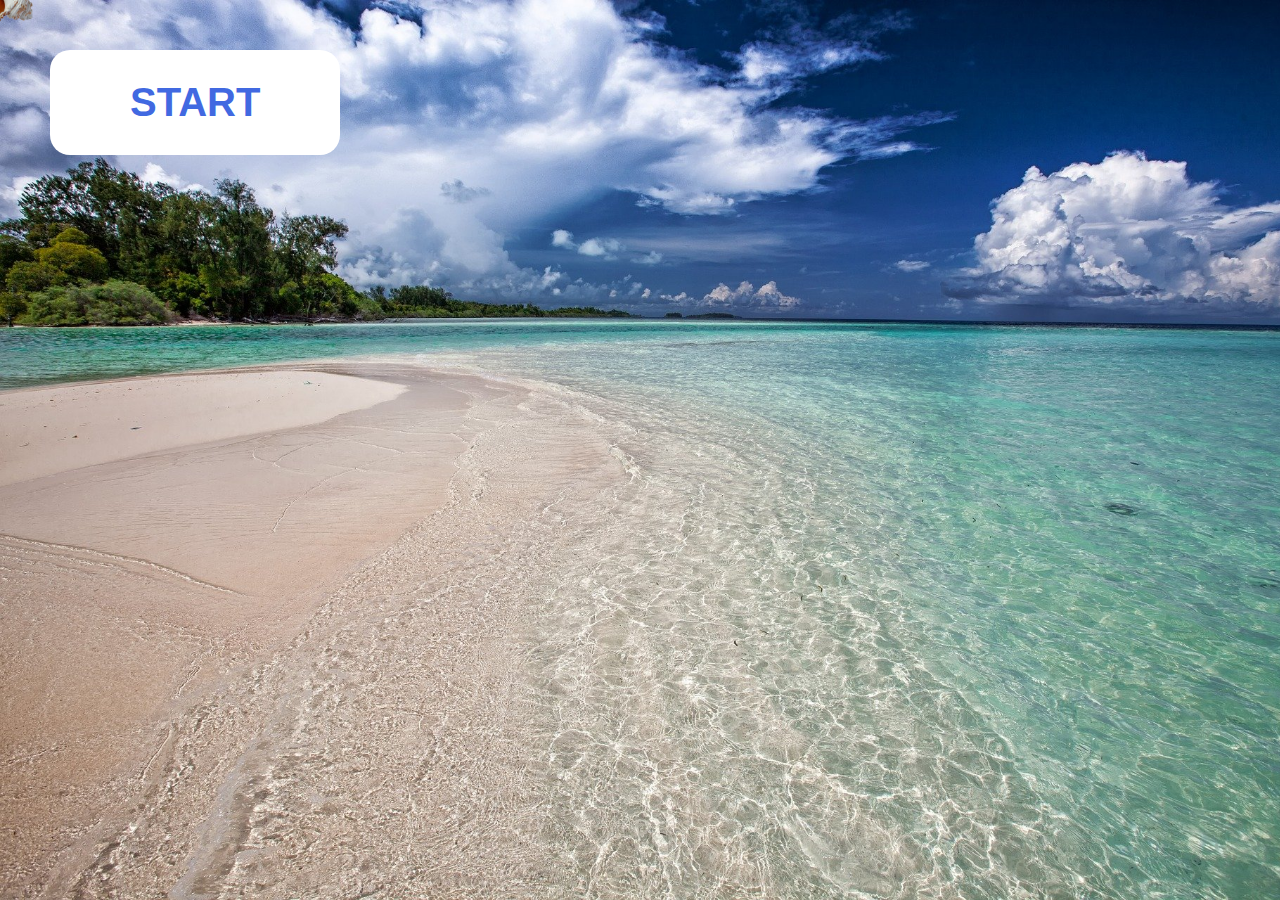
<file: transition_easing.html>
<!DOCTYPE html>
<html lang="ko">
<head>
  <meta charset="UTF-8">
  <meta http-equiv="X-UA-Compatible" content="IE=edge">
  <meta name="viewport" content="width=device-width, initial-scale=1.0">
  <title>mouse move</title>
  <style>
    *{ box-sizing: border-box; }
    body {
      padding: 0;
      margin: 0;
      position: relative;
      width: 100%;
      height: auto;
    }
    #container{
      position:fixed;
      right:0;
      bottom:0;
      height:auto;
      min-height:100%;
      width:auto;
      min-width:100%;
      z-index:-100;
      background-size:cover;
      background-image: url(./images/white-sand-beach-2252020_1920.jpg);             
    }            
    .cursor_item {
      position: absolute;
      width: 100px;
      height: 66px;
      top: 0;
      left: 0;
      margin: -33px 0 0 -50px;
      transition: all .5s cubic-bezier(0.830, 0.005, 0.195, 1.000);
    }
    .cursor_item img {
      width: 100%;
    }
    button {
      font-size: 40px;
      font-weight: bold;
      background-color: #fff;
      color: royalblue;
      padding: 30px 80px;
      margin: 50px;
      cursor: pointer;
      border: none;
      border-radius: 20px;
      transition: all .5s cubic-bezier(0.830, 0.005, 0.195, 1.000);
    }
    button:hover {
      background-color: royalblue;
      color: #fff;
      font-size: 80px;
      padding: 80px 120px;
    }

  </style>
  <script>
    let cursor_item;
    let h1;

    let x = 0;
    let y = 0;
    let mx = 0;
    let my = 0;
    let speed = 0.08;

    window.onload = function() {
      // h1 = document.getElementsByTagName("h1")[0];
      cursor_item = document.getElementsByClassName("cursor_item")[0];

      window.addEventListener('click', mouseFunc, false);

      function mouseFunc(e){
        x = e.clientX;
        y = e.clientY;
        cursor_item.style.transform = "translate("+ x + "px, " + y + "px)";
      }
      // loop();
    }

    // function loop() {
    //   mx += (x - mx) * speed;
    //   my += (y - my) * speed;

    //   cursor_item.style.transform = "translate("+ mx + "px, " + my + "px)";
    //   window.requestAnimationFrame(loop)
    // }
  </script>
</head>
<body>
  <div id="container">
    <div class="cursor_item">
      <img src="./images/sea-1328939_640.png" alt="">
    </div>
    <button type="button">START</button>  
  </div>
</body>
</html>
</file>
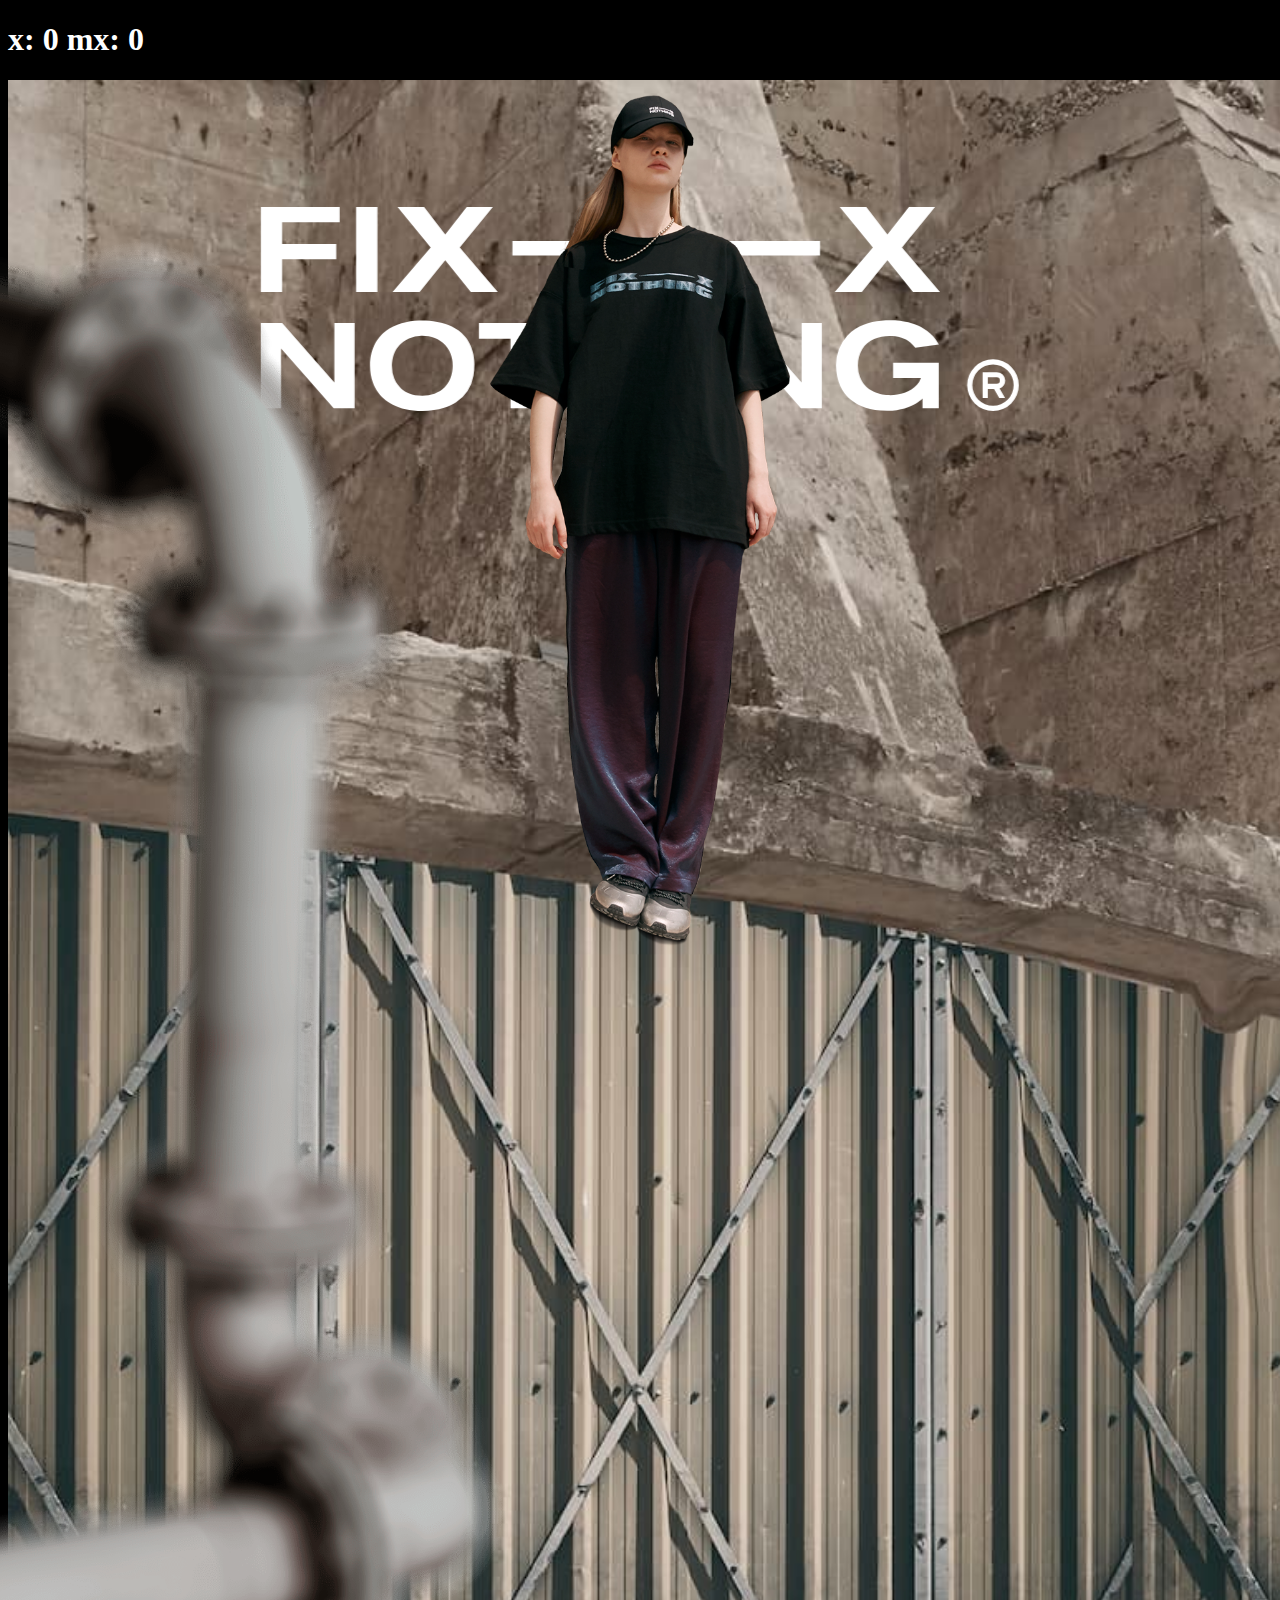
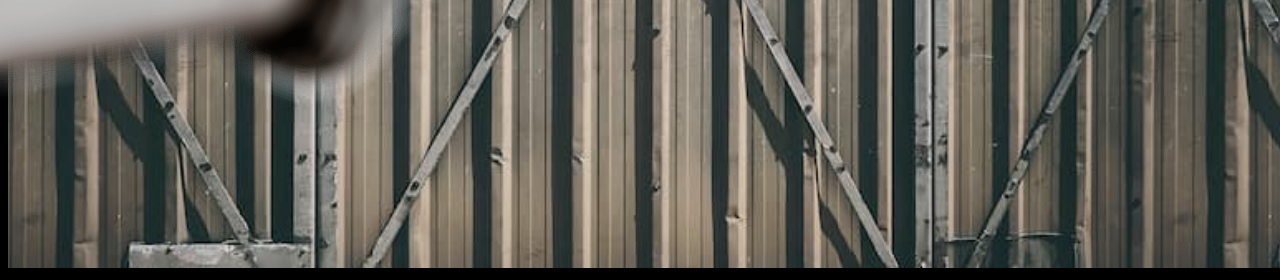
<file: ex/3d_text/index_3_1.html>
<!DOCTYPE html>
<html>

<head>
    <title>test</title>
    <meta http-equiv="Content-Type" content="text/html; charset=utf-8" />
    <meta charset="utf-8" />
    <meta name="viewport" content="width=device-width, initial-scale=1.0, user-scalable=no, minimum-scale=1.0, maximum-scale=1.0">
    <meta http-equiv="X-UA-Compatible" content="IE=edge">
    <style>
      body {
        position: relative;
        background-color: black;
        overflow: hidden;
      }

      h1 {
        color: #fff;
      }
      .human {
        position: absolute;
        width:300px;
        top: 4%;
        left: calc(50% - 150px);
        z-index: 100;
      }

      /* 3D text 영역 */
      .textWrap {
        position : absolute;
        left: 50%;
        top: 10%;
        transform: translate(-50%, 0);
        width: 60%;
        z-index : 1;
        transform-style: preserve-3d; 
        perspective: 300px;
      }
      .bg {
        width: 120%;
      }
      .pipe {
        position: absolute;
        z-index : 100;
        width: 700px;
        top:10%;
        left:-200px;
      }

    </style>
    <script>
        let human;
        let bg;
        let h1;
        let text3d;
        let pipe;

        let x = 0;
        let y = 0;
        let mx = 0;
        let my = 0;
        let speed = 0.009;

        window.onload = function(){
          h1 = document.getElementsByTagName("h1")[0];
          human = document.getElementsByClassName("human")[0];
          text3d = document.getElementsByClassName("text3d")[0];
          bg = document.getElementsByClassName("bg")[0];
          pipe = document.getElementsByClassName("pipe")[0];

          window.addEventListener("mousemove", mouseFunc, false);

          function mouseFunc(e){
            x = (e.clientX - window.innerWidth / 2);
            y = (e.clientY - window.innerHeight / 2);
          }
          loop();
        }

        function loop(){
          mx += (x - mx) * speed;
          my += (y - my) * speed;

          h1.innerHTML = "x: " + x + " mx: " + mx;
          human.style.transform = "translate("+ (mx/9) +"px," + (my/9) +"px)";
          bg.style.transform = "translate("+ -(mx/8) +"px," + -(my/8) +"px)";

          //3d 텍스트 모션
          //rotate3d 속성
          text3d.style.transform = "translate3d("+ -(mx/2) +"px," + -(my/2) +"px,0) rotate3d(0,1,0,"+ -mx / 50 +"deg)";

          //파이프
          pipe.style.transform = "translate("+ (mx/4) +"px," + (my/3) +"px)";

          window.requestAnimationFrame(loop);
        }
        

    </script>

</head>
<body>
  <h1>test</h1>
  <img src="./layer-7.png" class="human" alt="닝겐">
  <div class="textWrap">
    <img src="./masthead-logo.svg" class="text3d" alt="fix nothing">
  </div>
  <img src="./layer-1.jpg" class="bg" alt="벽">
  <img src="./layer-9.png" class="pipe" alt="파이프">
</body>
</html>
</file>
<file: ex/paging/css/motion.css>
body {
  background: #222;
  overflow: hidden;
}

body main {
  position: relative;
  background-color: red;
}

.textWrap {
  position: fixed;
  top: 50%;
  left: 50%;
  width: 200px;
  transform: translate(-50%, -50%);
  z-index: 100;
  background: #000;
  text-align: center;
  overflow: hidden;
}

.textWrap h1 {
  color: #fff;
  transform: translate(0, -200%);
  transition: all .3s ease-out;
}

.textWrap h1.active {
  transform: translate(0, 0);
}

.contentWrap {
  position: fixed;
  top: 50%;
  left: 50%;
  width: 420px;
  transform: translate(-50%, -50%) rotate(-25deg);
  visibility: hidden;
}

.contentWrap.active {
  visibility: visible;
}

.contentWrap img {
  width: 200px;
  transition: all 0.8s cubic-bezier(0.86, 0.005, 0.31, 0.995);
  opacity: 0;
}

.contentWrap img.img0 {
  transform: translate(-300%, 0);
  transition-delay: .1s;
}

.contentWrap img.img1 {
  transform: translate(0, -300%);
  transition-delay: .18s;
}

.contentWrap img.img2 {
  transform: translate(0, 300%);
  transition-delay: .26s;
}

.contentWrap img.img3 {
  transform: translate(300%, 0);
  transition-delay: .3s;
}

.contentWrap img.active {
  transform: translate(0, 0);
  opacity: 1;
}

.buttonWrap {
  position: fixed;
  bottom: 50px;
  left: 50%;
  transform: translate(-50%, 0);
}

.buttonWrap button {
  padding: 10px 40px;
  background: #fff;
  font-size: 20px;
}
</file>
<file: ex/입체적인+페이지/css/interactive.css>
* {
  box-sizing: border-box;
}

body {
  overflow-x: hidden;
}

main {
  position: relative;
}

main .progress {
  position: fixed;
  width: 100%;
  height: 2px;
  background-color: black;
  z-index: 10000;
}

main .progress .progressBar {
  position: fixed;
  width: 0%;
  background: #ffa600;
  height: 2px;
  z-index: 10001;
  transition: width .1s ease;
}

section {
  position: relative;
  width: 100%;
}

section.mainPage {
  padding-bottom: 50px;
}

section.mainPage h1.title {
  position: fixed;
  text-align: center;
  color: #fff;
  font-size: 2.7rem;
  padding-top: 20vh;
  width: 400px;
  left: calc(50% - 200px);
}

section.mainPage .imageWrap {
  height: 100vh;
}

section.mainPage .imageWrap .parallax_image {
  position: fixed;
  width: 100%;
  height: inherit;
  background-position: top center;
  background-size: auto 100%;
  background-repeat: no-repeat;
  perspective: 300px;
}

section.mainPage .imageWrap .parallax_image:nth-child(1) {
  background-image: url(../image/main_0.png);
}

section.mainPage .imageWrap .parallax_image:nth-child(2) {
  background-image: url(../image/main_1.png);
}

section.mainPage .imageWrap .parallax_image:nth-child(3) {
  background-image: url(../image/main_2.png);
}

section.mainPage .imageWrap .parallax_image:nth-child(4) {
  background-image: url(../image/main_3.png);
}

section.mainPage .imageWrap .parallax_image:nth-child(5) {
  background-image: url(../image/main_4.png);
}

section.mainPage .imageWrap .parallax_image:nth-child(6) {
  background-image: url(../image/main_5.png);
  background-size: cover;
}

section.mainPage .imageWrap .parallax_image:nth-child(7) {
  background-image: url(../image/main_6.png);
  background-size: cover;
}

section.subPage {
  margin-top: 400px;
  min-height: 60vh;
}

section.subPage .innerWrap {
  position: relative;
}

section.subPage .innerWrap .contWrap {
  margin: 0 auto;
  background-color: rgba(0, 0, 0, 0.6);
  padding: 20px 40px;
  width: 700px;
}

@media only screen and (max-width: 768px) {
  section.subPage .innerWrap .contWrap {
    width: 100%;
  }
}

section.subPage .innerWrap .contWrap p {
  font-size: 16px;
  line-height: 30px;
  color: #fff;
  margin: 20px 0;
}

section.subPage.lastPage {
  margin-top: 200px;
}

section.subPage.lastPage .innerWrap {
  width: 100%;
  padding: 50px 0;
  background-color: rgba(0, 0, 0, 0.9);
}

section.subPage.lastPage .innerWrap .contWrap {
  background-color: rgba(0, 0, 0, 0);
}
</file>
<file: css/cursor.css>
body {
  background-color: #4197c9;
  overflow: hidden;
}

.cursorItem {
  position: absolute;
  top: 0;
  left: 0;
  z-index: 9;
  pointer-events: none;
  mix-blend-mode: multiply;
  opacity: .5;
}
.cursorItem .circle {
  position: fixed;
  display: block;
  width: 120px;
  height: 120px;
  margin: -60px 0 0 -60px;
  background: #a300a8;
  border-radius: 50%;
  transition: all .2s ease-in-out;
}

.gate-box {
  position: absolute;
  top: 40%;
  left: calc(50% - 200px);
  width: 400px;
}
.gate-box .top {
  border: 2px solid #fff;
  border-bottom: none;
  padding: 5px;
}
.gate-box .top p {
  text-align: center;
  color: #fff;
  font-size: 20px;
}
.gate-box .bottom {
  border: 2px solid #fff;
}
.gate-box .bottom .inner{
  display: grid;
  grid-template-columns: 1fr 1fr;
  grid-auto-rows: 1fr;
}
.gate-box .bottom a{
  font-size: 20PX;
  color: #fff;
  width: 100%;
  text-align: center;
  display: inline-block;
  text-decoration: none;
  padding: 20px 0;
  transition: all .3s ease;
  box-sizing: inherit;
}
.gate-box .bottom a:hover{
  background: #fff;
  color: #4197c9;
}
.gate-box .bottom #yes{
  border-right: 2px solid #fff;
}
</file>
